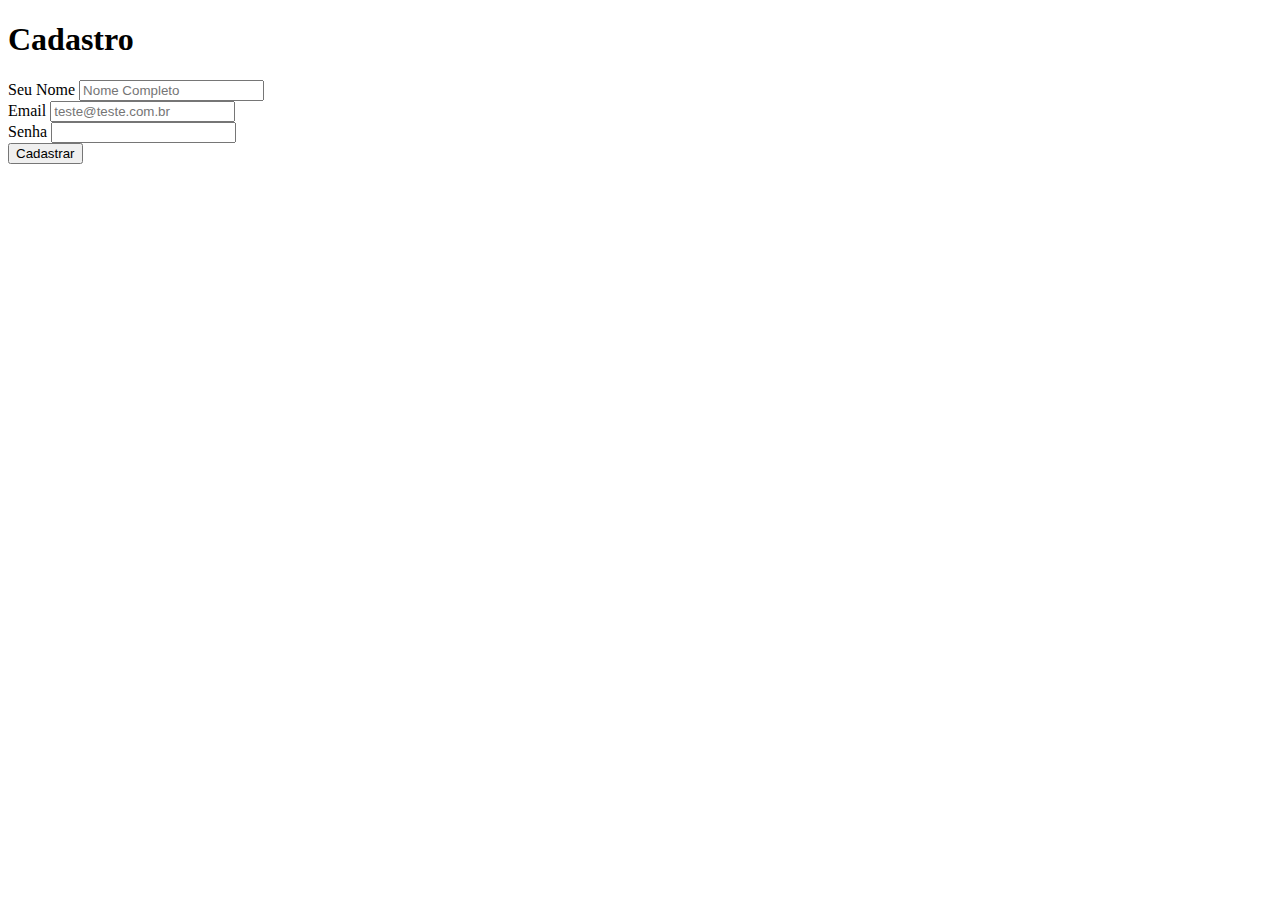
<file: Ebac/Formulario/index.html>
<!DOCTYPE html>
<html lang="en">

<head>
 <meta charset="UTF-8">
 <meta name="viewport" content="width=device-width, initial-scale=1.0">
 <title>Document</title>
</head>

<body>
 <h1>Cadastro</h1>

 <form>
  <Label for="nome">Seu Nome</Label>
  <input id="nome" type="text" placeholder="Nome Completo"><br>
  <label for="email">Email</label>
  <input id="email" type="email" placeholder="teste@teste.com.br"><br>
  <label for="senha">Senha</label>
  <input id="senha" type="password"><br>
  <button type="submit">Cadastrar</button>
 </form>
</body>

</html>
</file>
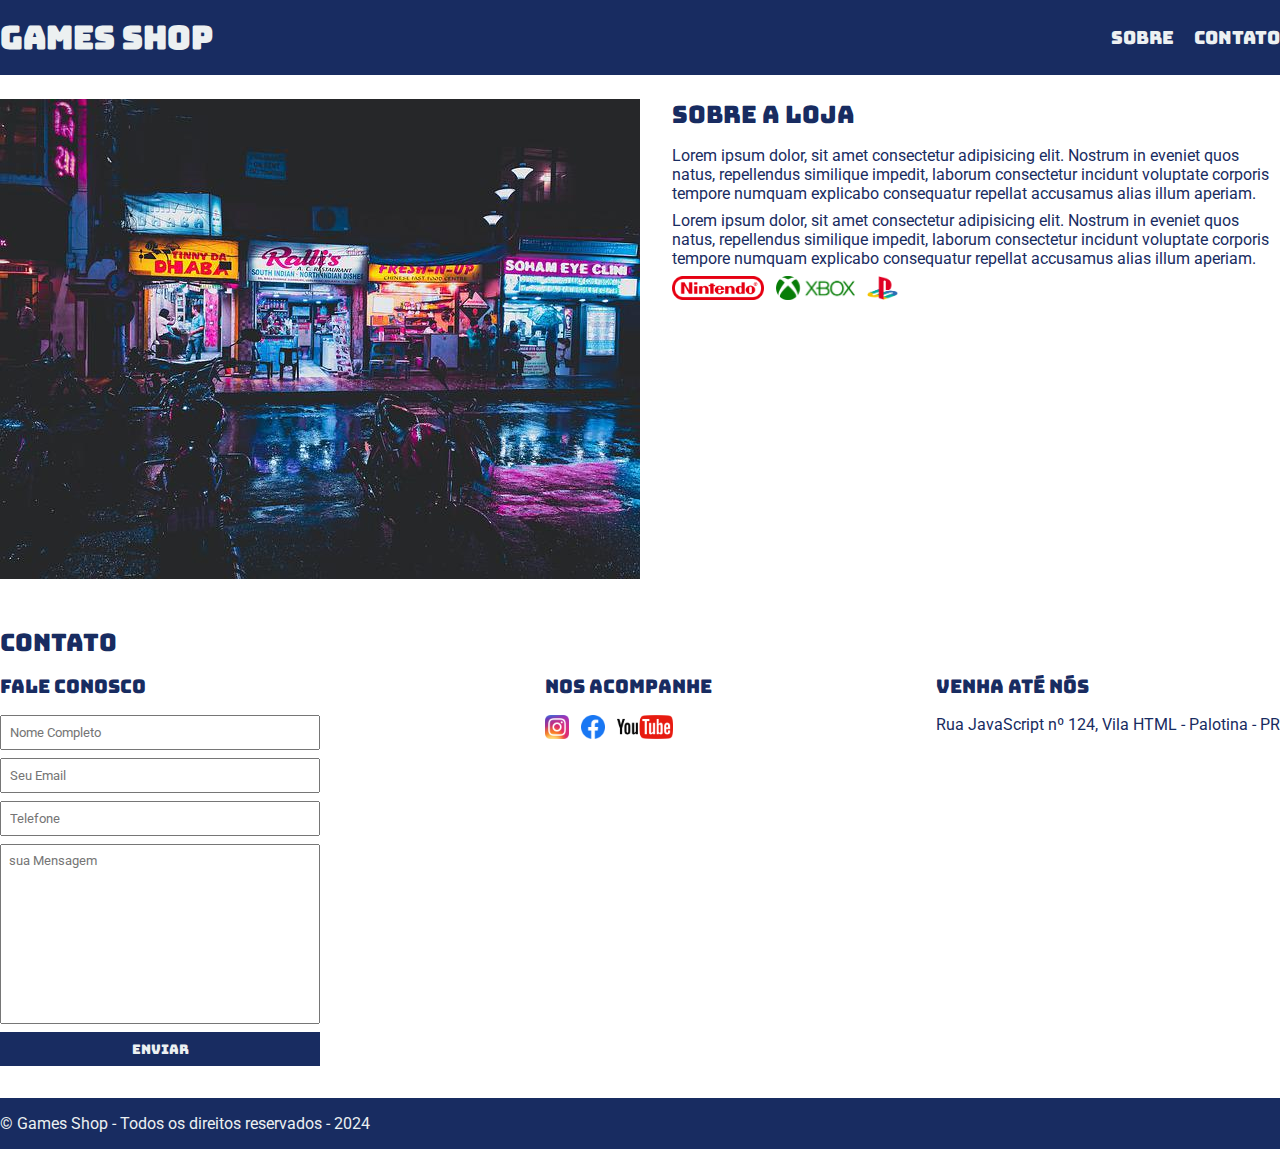
<file: Ebac/Game Shop/index.html>
<!DOCTYPE html>
<html lang="pt-br">

<head>
 <meta charset="UTF-8">
 <meta http-equiv="X-UA-Compatible" content="IE=edge">
 <meta name="viewport" content="width=device-width, initial-scale=1.0">
 <meta name="description" content="">
 <link rel="preconnect" href="https://fonts.googleapis.com">
 <link rel="preconnect" href="https://fonts.gstatic.com" crossorigin>
 <link href="https://fonts.googleapis.com/css2?family=Bungee&family=Roboto:wght@400;500&display=swap" rel="stylesheet">
 <link rel="stylesheet" href="./css/main.css">
 <title>Game Shop</title>
</head>

<body>
 <header>
  <div class="container">
   <h1>Games Shop</h1>
   <nav>
    <ul>
     <li><a href="#about">Sobre</a></li>
     <li><a href="#contact">Contato</a></li>
    </ul>
   </nav>
  </div>
 </header>
 <section id="about">
  <div class="container">
   <img class="store-front" src="./images/loja.jpg" alt="fachada loja">
   <div>
    <h2>Sobre a Loja</h2>
    <p>Lorem ipsum dolor, sit amet consectetur adipisicing elit. Nostrum in eveniet quos natus, repellendus similique impedit, laborum consectetur incidunt voluptate corporis tempore numquam explicabo consequatur repellat accusamus alias illum aperiam.</p>
    <p>Lorem ipsum dolor, sit amet consectetur adipisicing elit. Nostrum in eveniet quos natus, repellendus similique impedit, laborum consectetur incidunt voluptate corporis tempore numquam explicabo consequatur repellat accusamus alias illum aperiam.</p>
    <ul class="brands-list">
     <li><img src="./images/nintendo.png" alt="nintendo"></li>
     <li><img src="./images/xbox.png" alt="nintendo"></li>
     <li><img src="./images/playstation.png" alt="nintendo"></li>
    </ul>
   </div>
  </div>
 </section>
 <section id="contact">
  <div class="container">
   <h2>Contato</h2>
   <div class="contact-methods">
    <div>
     <h3>Fale Conosco</h3>
     <form action="">
      <input type="text" placeholder="Nome Completo" required>
      <input type="email" placeholder="Seu Email" required>
      <input type="tel" placeholder="Telefone">
      <textarea name="" id="" placeholder="sua Mensagem" required></textarea>
      <button type="submit">Enviar</button>
     </form>
    </div>
    <div>
     <h3>Nos Acompanhe</h3>
     <ul class="social-links">
      <li>
       <a href="#" title="Siga-nos no Instagram"><img src="./images/instagram.png" alt="Logo Instagram"></a>
      </li>
      <li>
       <a href="#" title="Siga-nos no Facebook"><img src="./images/facebook.png" alt="Logo facebook"></a>
      </li>
      <li>
       <a href="#" title="Visite nosso canal no Youtube"><img src="./images/youtube.png" alt="Logo youtube"></a>
      </li>
     </ul>
    </div>
    <div>
     <h3>Venha até nós</h3>
     <p>Rua JavaScript nº 124, Vila HTML - Palotina - PR</p>
    </div>
   </div>
  </div>
 </section>
 <footer>
  <div class="container">
   <p>&copy; Games Shop - Todos os direitos reservados - 2024</p>
  </div>
 </footer>
</body>

</html>
</file>
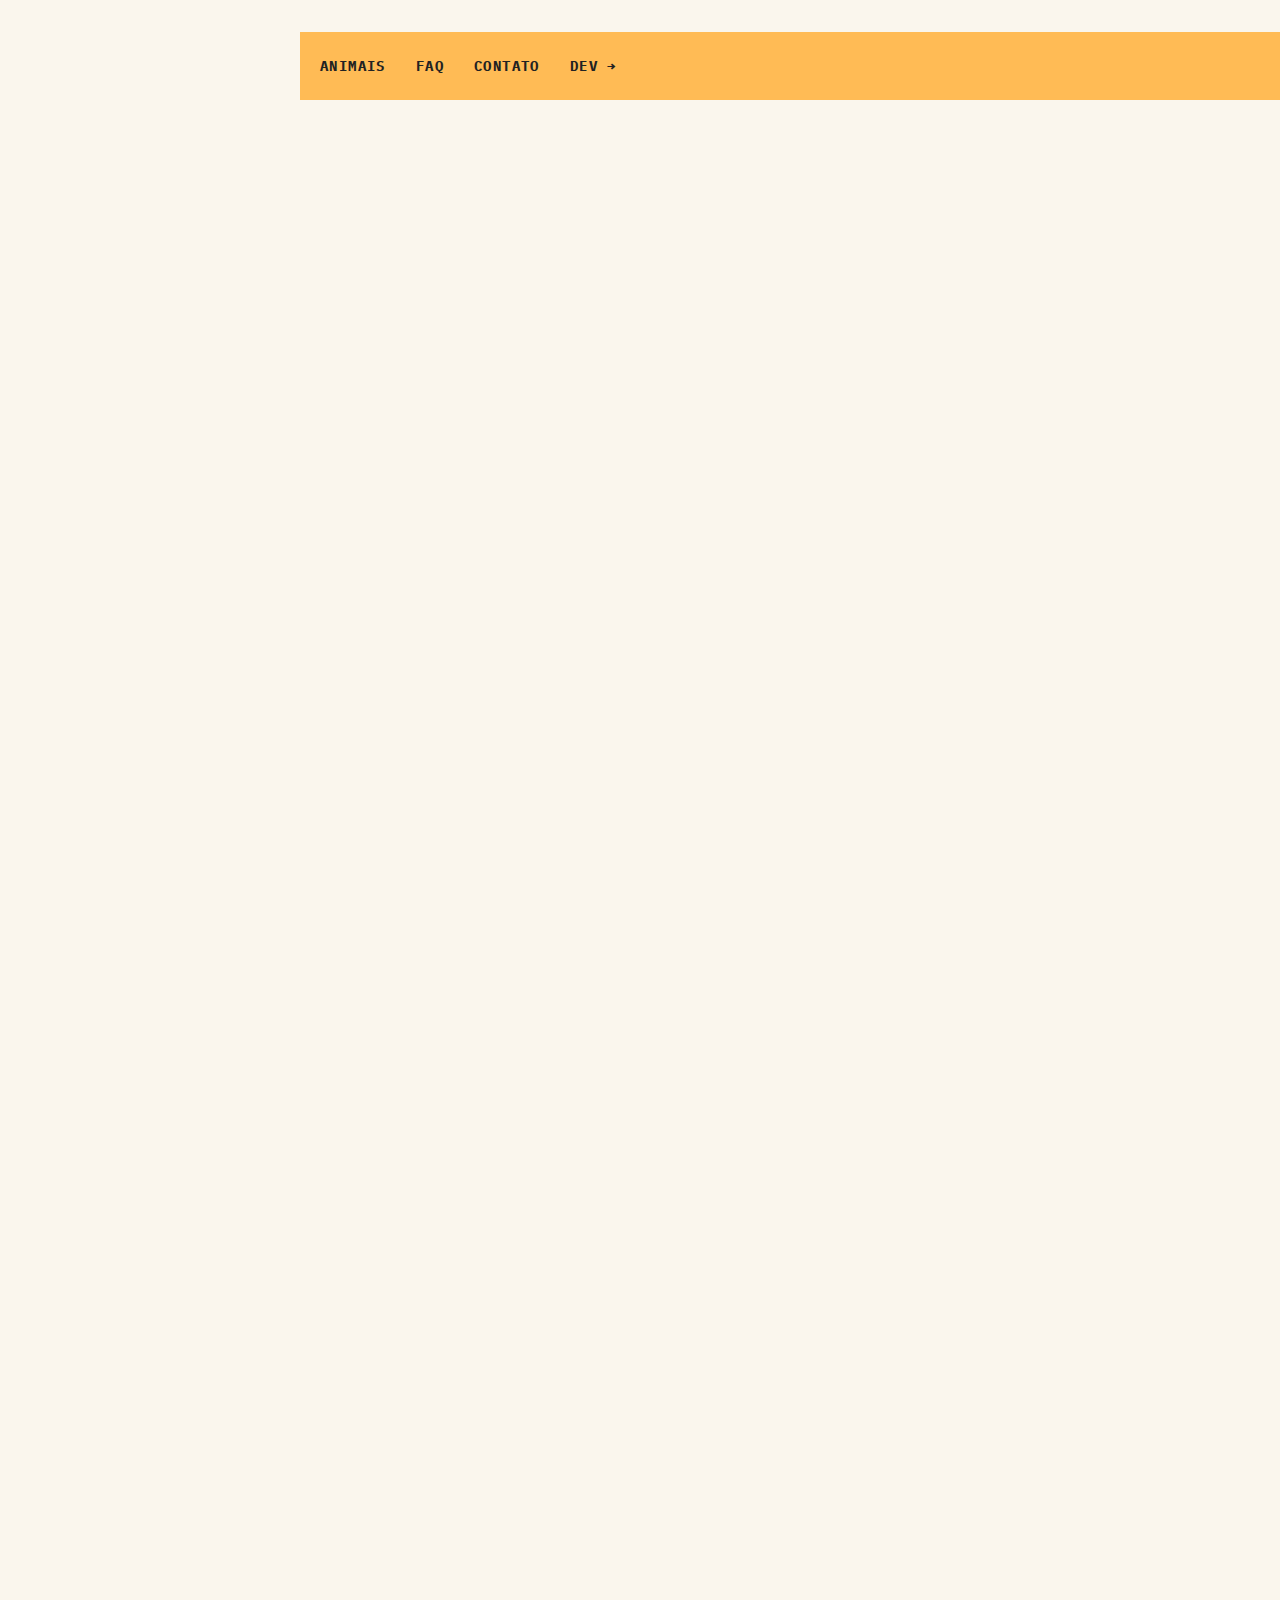
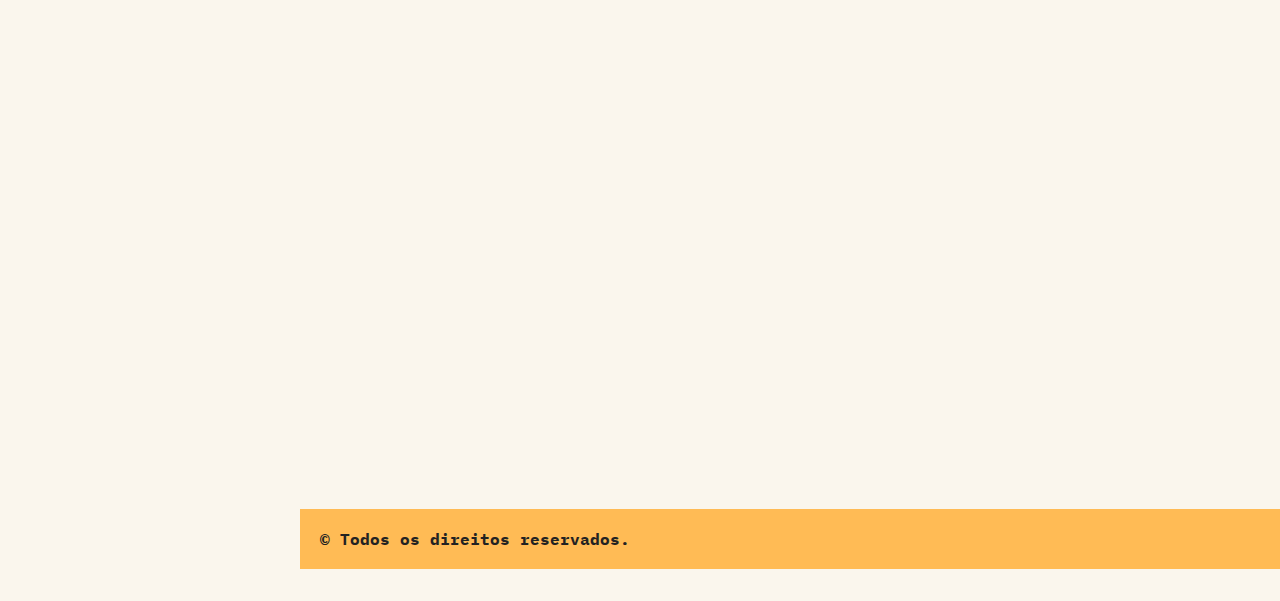
<file: Origamid/Animais Fantasticos/index.html>
<!DOCTYPE html>
<html lang="pt-br">

<head>
 <meta charset="utf-8" />
 <meta http-equiv="X-UA-Compatible" content="IE=edge">
 <meta name="viewport" content="width=device-width, initial-scale=1">
 <link href="https://fonts.googleapis.com/css?family=Playfair+Display+SC" rel="stylesheet">
 <link rel="stylesheet" type="text/css" href="css/style.css" />
 <link rel="preconnect" href="https://fonts.googleapis.com">
 <link rel="preconnect" href="https://fonts.gstatic.com" crossorigin>
 <link href="https://fonts.googleapis.com/css2?family=Bungee&family=IBM+Plex+Mono&family=Playfair+Display+SC&family=Roboto&display=swap" rel="stylesheet">
 <script>document.documentElement.className += ' js'</script>
 <title>Animais Fantásticos</title>
</head>

<body>
 <nav class="menu js-menu">
  <ul>
   <li><a href="#animais">Animais</a></li>
   <li><a href="#faq">Faq</a></li>
   <li><a href="#contato">Contato</a></li>
   <li><a href="https://www.MarcoRomagna.com">Dev →</a></li>
  </ul>
 </nav>
 <section class="grid-section animais js-scroll" id="animais">
  <h1 class="titulo">Animais Fantásticos</h1>
  <ul class="animais-lista js-tabmenu">
   <li><img src="./img/imagem1.jpg" alt="Raposa"></li>
   <li><img src="./img/imagem2.jpg" alt="Esquilo"></li>
   <li><img src="./img/imagem3.jpg" alt="Urso"></li>
   <li><img src="./img/imagem4.jpg" alt="Lobo"></li>
   <li><img src="./img/imagem5.jpg" alt="Macaco"></li>
   <li><img src="./img/imagem6.jpg" alt="Leao"></li>
  </ul>
  <div class="animais-descricao js-tabcontent">
   <section>
    <h2>Raposa</h2>
    <p>Raposa ou rabosa têm origem do Latim rapu- (rabo), que nela é bem desenvolvida e peluda, possível vê-la de longe. Já golpelha é derivado de vulpicŭla, diminutivo de vulpes, raposa em Latim.</p>
    <p>Raposas são pequenos a médios mamíferos onívoros pertencentes a vários gêneros da família Canidae. As raposas têm o crânio achatado, orelhas triangulares verticais, focinho pontiagudo e ligeiramente arrebitado e uma cauda longa e espessa.</p>
    <p>Doze espécies pertencem ao grupo monofilético de "raposas verdadeiras" do gênero Vulpes. Aproximadamente outras 25 espécies atuais ou extintas são parte do grupo parafilético das raposas sul-americanas ou do grupo periférico, que consiste na raposa-orelhas-de-morcego, raposa-cinzenta e raposa-das-ilhas.</p>
    <p>As raposas vivem em todos os continentes, exceto a Antártida. De longe, a espécie mais comum e difundida de raposa é a raposa vermelha (Vulpes vulpes) com cerca de 47 subespécies reconhecidas. A distribuição global das raposas, juntamente com sua ampla reputação de astúcia, contribuíram para sua proeminência na cultura popular e no folclore em muitas sociedades ao redor do mundo. A caça à raposa com matilhas de cães, há muito uma atividade estabelecida na Europa, especialmente nas Ilhas Britânicas, foi exportada por colonos europeus para várias partes do Novo Mundo.</p>
   </section>
   <section>
    <h2>Esquilo</h2>
    <p>"Esquilo" é uma palavra com origem no termo grego skioúros. "Caxinguelê" é oriundo do termo quimbundo kaxinjiang'elê, que significa "rato de palmeira". "Quatimirim" origina-se do termo tupi kwa'ti mi'rim, que significa "quati pequeno". "Acutipuru", "agutipuru" e "quatipuru" vêm do termo tupi acutipu'ru, que significa "cutia enfeitada"</p>
    <p>Os esquilos pertencem a uma grande família de mamíferos roedores, de pequeno e médio porte, conhecida como Sciuridae. No Brasil, são também conhecidos como serelepe, caxinguelê, caxinxe, quatimirim, quatipuru, agutipuru ou acutipuru. Na Galiza e em algumas zonas de Portugal, também são conhecido por esquio.</p>
    <p>Os esquilos estão espalhados por quase todo o mundo, a maioria nas zonas de climas temperado ou tropical, mas também em algumas zonas de clima frio. Como todos os roedores, possuem presas fortíssimas, com que roem facilmente sementes, principalmente bolotas</p>
    <p>As sementes são as principais fontes de alimentação, mas também consomem insetos e frutas. Quando coletam alimento, enterram algumas sementes que encontram, sendo que algumas chegam a germinar, como pinhões e coquinhos, acabando por plantar árvores como araucária e jerivá.</p>
    <p>Durante a gestação, os pais preparam o ninho para receber os filhotes. Constroem ninhos com folhas e galhos, em ramos muito altos, em árvores como a cajarana, para abrigarem as suas crias da chuva e do vento</p>
   </section>
   <section>
    <h2>Urso</h2>
    <p>Os Ursos (latim científico: Ursidae) constituem uma família de mamíferos carnívoros de grande porte, contendo os ursos e os pandas. Eles são classificados como caníformes ou carnivoros caninos. Os ursos são encontrados nos continentes da América do Norte, América do Sul, Europa e Ásia. As características comuns dos ursos modernos incluem corpos grandes com pernas atarracadas, focinhos longos, orelhas pequenas e arredondadas, cabelos desgrenhados, patas plantígradas com cinco garras não retráteis e caudas curtas.</p>
    <p>Embora classificado como urso, e logo após, como procionídeo, junto com o panda-vermelho (atualmente classificado em sua própria família, Ailuridae), o panda-gigante foi recolocado dentro da família dos ursídeos devido às novas pesquisas genéticas.</p>
    <p>As espécies mais antigas e primitivas desta família estão reunidas no gênero Ballusia, do Mioceno Inferior, que ainda retêm características similares aos Hemicyonidae. Do Ballusia descende o gênero Ursavus, fonte dos ursíneos, e talvez o Agriarctos, ancestral dos agrioteríneos.</p>
    <p>Enquanto o urso polar é principalmente carnívoro e o panda gigante se alimenta quase inteiramente de bambu, as seis espécies restantes são onívoras com dietas variadas. Os ursos são animais tipicamente solitários e, exceto quando estão a procura de um parceiro para acasalar ou mães acompanhando seus filhotes, passam a vida toda sozinhos. Eles podem ter comportamentos diurnos ou noturnos e têm um excelente olfato. Apesar de sua constituição pesada e marcha desajeitada, eles são corredores, alpinistas e nadadores hábeis. Os ursos usam abrigos como cavernas e troncos, ou constroem suas tocas; a maioria das espécies ocupam suas tocas durante o inverno por um longo período de hibernação, até 100 dias. A maioria dos ursos costumam preparar-se para hibernar durante o verão, comendo grandes quantidades de comida antes de entrar em uma toca para o período de sono profundo durante todo o inverno.</p>
    <p>Os ursos são caçados desde os tempos pré-históricos tanto por sua carne e pelo; quanto para serem usados para iscas de urso ou outras formas de entretenimento, como serem obrigados a dançar. Com sua poderosa presença física, eles desempenham um papel proeminente nas artes , na mitologia e em outros aspectos culturais de várias sociedades humanas. Nos tempos modernos, os ursos estão sob pressão devido à invasão de seus habitats e ao comércio ilegal de partes de ursos, incluindo o mercado asiático de ursos biliares. Com exceção do urso-pardo, que não corre risco de extinção, e do urso-polar que é classificado como pouco preocupante, a IUCN listou seis espécies de ursos como vulneráveis ou ameaçadas de extinção devido a caça ilegal. A caça furtiva e o comércio internacional dessas populações mais ameaçadas são proibidos, porém ainda ocorrem de forma ilegal.</p>
   </section>
   <section>
    <h2>Lobo</h2>
    <p>Lobo é um animal carnívoro da família dos canídeos e que pertence ao gênero Canis. São três espécies que recebem tal designação: o lobo-cinzento (Canis lupus), lobo-etíope (Canis simensis) e o lobo-dourado-africano (Canis anthus ou Canis (lupus) lupaster). O lobo-oriental (Canis (lupus) lycaon) e o lobo-vermelho (Canis (lupus) rufus), possuem classificações discutíveis se espécies em si, subespécies do lobo-cinzento, ou híbridos de lobo com coiote.</p>
    <p>Existem outros animais comumente referidos como "lobos" mas pertencem a outros gêneros ou outras classificações de mamíferos: lobo-da-terra (uma hiena), Mabeco (em alguns locais chamado lobo pintado), lobo-da-tasmânia (um marsupial), lobo-marinho (um pinípede), lobo-guará (um canídeo pouco aparentado). Também sem relação, outras espécies que, às vezes, são chamadas de "lobo" são: cão-selvagem-asiático (em certos locais chamado lobo-da-montanha), hiena-malhada (lobo-tigre), chacal-dourado (lobo-da-cana), coiote (lobo do mato) e o graxaim-do-mato (chamado variavelmente de lobinho, lobete ou só de lobo).</p>
    <p>Os lobos geralmente ostentam um porte maior em comparação às demais espécies de canídeos, além de possuírem ampla distribuição geográfica. Os lobos são invariavelmente espécies que ostentam certas habilidades sociais, tendo um espécime/casal de espécimes reprodutor(es) como líder(es), são geralmente predadores de alto nível trófico, com apenas o lobo-dourado ocupando invariavelmente a posição de mesopredador.</p>
    <p>As doenças mais comuns transmitidas por lobos incluem a brucelose, febre, carbúnculo, leptospirose, parvovirose, cinomose e obviamente a Raiva (conhecido por muitos nomes, como a doença do cachorro louco), e como todo mamífero, os lobos também não podem faltar pulgas e carrapatos. Os lobos são importantes hospedeiros da raiva na Rússia, Irã, Afeganistão, Iraque e Índia. Embora os lobos não sejam vetores das doenças, eles podem contraí-las de outras espécies. Os lobos tornam-se extremamente agressivos quando infectados, podendo morder várias pessoas em um único ataque. Antes de uma vacina ser desenvolvida, as mordidas eram quase sempre fatais. Atualmente, as mordidas de lobos raivosos podem ser tratadas, mas a gravidade dos ataques dos lobos raivosos às vezes podem resultar em morte. Uma mordida perto da cabeça da vítima faz a doença agir muito rapidamente para que o tratamento faça efeito. Ataques raivosos tendem a aumentar de número no inverno e na primavera. Com a redução da raiva na Europa e América do Norte, poucos ataques de lobos raivosos têm sido registrados, embora alguns ainda ocorram no Oriente Médio.Desde 2019 e 2020,os lobos também carregam o coronavírus canino, cuja infecção é mais prevalente nos meses de inverno.</p>
   </section>
   <section>
    <h2>Macaco</h2>
    <p>Macaco é um termo de origem africana (provavelmente do banto makako) utilizado como designação comum a todas as espécies de símios ou primatas antropoides. É aplicada restritivamente no Brasil aos cebídeos (ou macacos do Novo Mundo) em geral. No sentido estrito, "macaco" refere-se às espécies de primatas pertencentes ao género Macaca.</p>
    <p>A designação mico se origina, segundo o Dicionário Aurélio, do caraíba (karib) continental. É bastante usada no Brasil, onde costuma aplicar-se às espécies do gênero Cebus, no Sul, e às espécies de pequeno porte, ou saguis, no Norte.</p>
    <p>O termo sagui se origina do tupi antigo sagûi e também designa os macacos calitriquídeos de pequeno porte</p>
    <p>Ainda segundo Cunha, o termo símio, que também designa os macacos (tendo sido registrado no português dos séculos XVI e XVII), vem do latim simius, de simus, "que tem o nariz chato".</p>
    <p>Os macacos variam em tamanho desde o sagui-pigmeu, que pode ser tão pequeno quanto 117 mm ( 4+5 ⁄ 8 pol) com 172 mm ( 6+3 ⁄ 4 pol) de cauda e pouco mais de 100 g ( 3+1 ⁄ 2 oz) em peso, para o mandril macho, quase 1 m (3 pés 3 pol) de comprimento e pesando até 36 kg (79 lb).Alguns são arbóreos (vivendo em árvores), enquanto outros vivem na savana ; as dietas diferem entre as várias espécies, mas podem conter qualquer um dos seguintes alimentos: frutas, folhas, sementes, nozes, flores, ovos e pequenos animais (incluindo insetos e aranhas).</p>
    <p>Algumas características são compartilhadas entre os grupos; a maioria dos macacos do Novo Mundo tem caudas preênseis, enquanto os macacos do Velho Mundo têm caudas não preênseis ou nenhuma cauda visível. Os macacos do Velho Mundo têm visão tricromática de cores como a dos humanos, enquanto os macacos do Novo Mundo podem ser tricromáticos, dicromáticos ou - como nos macacos-coruja e grandes galagos - monocromáticos . Embora os macacos do Novo e do Velho Mundo, tenham olhos voltados para a frente, os rostos dos macacos do Velho e do Novo Mundo parecem muito diferentes, embora, novamente, cada grupo compartilhe algumas características, como os tipos de nariz, bochechas e nádegas.</p>
   </section>
   <section>
    <h2>Leão</h2>
    <p>Nas línguas românicas, o nome do leão deriva do latim leo;[4] cf. Grécia antiga λέων (leão). Na língua hebraica, a palavra lavi (לביא) também está relacionada a essa etimologia, bem como o rw do Egito Antigo. A designação científica, Panthera leo, talvez seja derivada do grego pan- ("todos") e ther ("besta"), mas talvez seja essa uma etimologia mais popular do que acadêmica.[8] Sob origem da Ásia Oriental, Panthera leo pode significar "o animal amarelado ", ou até "branco-amarelo".</p>
    <p>O leão foi descrito no século XVIII por Carolus Linnaeus, em seu Systema Naturae, como Felis leo. Nos séculos XVIII e XIX, a maioria dos naturalistas e pesquisadores seguiram a nomenclatura originalmente proposta. Em 1816, Lorenz Oken propôs a definição genérica Panthera (originalmente como subgênero de Felis), assim como a Leo e Tigris.Algumas autoridades consideraram o Panthera como inválido por razões técnicas de nomenclatura e preferiram usar o termo genérico Leo. Em 1956, a Comissão Internacional de Nomenclatura Zoológica rejeitou a obra de Oken, Lehrbuch der Naturgeschichte, para fins de nomenclatura zoológica. Na década de 1960 e 1970, a questão sobre a validade do gênero Panthera foi questionada junto a Comissão Internacional de Nomenclatura Zoológica, que em 1985 decidiu pela conservação do termo genérico Panthera.</p>
    <p>O leão [feminino: leoa] (nome científico: Panthera leo) é uma espécie de mamífero carnívoro do gênero Panthera e da família Felidae. A espécie é atualmente encontrada na África subsaariana e na Ásia, com uma única população remanescente em perigo, no Parque Nacional da Floresta de Gir, Gujarat, Índia. Foi extinto na África do Norte e no Sudoeste Asiático em tempos históricos, e até o Pleistoceno Superior, há cerca de 10 000 anos, era o mais difundido grande mamífero terrestre depois dos humanos, sendo encontrado na maior parte da África, em muito da Eurásia, da Europa Ocidental à Índia, e na América, do Yukon ao México. É um dos quatro grandes felinos, com alguns machos excedendo 250 quilogramas em peso, sendo o segundo maior felino recente depois do tigre.</p>
    <p>A pelagem é unicolor de coloração castanha, e os machos apresentam uma juba característica. Uma das características mais marcantes da espécie é a presença de um tufo de pelos pretos na cauda, que também possui uma espora. Habita preferencialmente as savanas e pastagens abertas, mas pode ser encontrado em regiões mais arbustivas. É um animal sociável que vive em grupos que consiste das leoas e suas crias, o macho dominante e alguns machos jovens que ainda não alcançaram a maturidade sexual. A dieta consiste principalmente de grandes ungulados e possuem hábitos noturnos e crepusculares, descansando e dormindo na maior parte do dia. Leões vivem por volta de 10-14 anos na natureza, enquanto em cativeiro eles podem viver por até 30 anos. Alguns animais desenvolveram o hábito de atacar e devorar humanos, ficando conhecidos como "devoradores de homens".</p>
    <p>A espécie está classificada como vulnerável pela União Internacional para a Conservação da Natureza e dos Recursos Naturais (IUCN), e sofreu um declínio populacional de 30-50% nas últimas duas décadas no território africano. Na Ásia, o leão está confinado a uma única área protegida e sua população é estável, mas está classificado como em perigo, já que a população não passa de 350 animais. Entre as ameaças, a perda de habitat e os conflitos com humanos são as principais razões de preocupação na sua conservação. Por centenas de anos, o leão tem sido usado como símbolo de bravura e nobreza em diversas civilizações e culturas da Europa, Ásia e África. Está amplamente representado em esculturas, pinturas, bandeiras nacionais, brasões, e em filmes e na literatura contemporâneos.</p>
   </section>
  </div>
 </section>
 <section class="grid-section faq js-scroll" id="faq">
  <h1 class="titulo">FAQ</h1>
  <dl class="faq-lista js-accordion">
   <dt>Animais podem transmitir doenças?</dt>
   <dd>Podem, o Lobo pode transmitir brucelose, febre, carbúnculo, leptospirose, parvovirose, cinomose e obviamente a Raiva.</dd>
   <dt>Quem descreveu o Leão?</dt>
   <dd>O leão foi descrito no século XVIII por Carolus Linnaeus, em seu Systema Naturae, como Felis leo.</dd>
   <dt>Todos Ursos são carnivoros?</dt>
   <dd>Embora o urso polar é principalmente carnívoro e o panda gigante se alimenta quase inteiramente de bambu, as seis espécies restantes são onívoras com dietas variadas</dd>
   <dt>Qual a origem da palavra Esquilo?</dt>
   <dd>"Esquilo" é uma palavra com origem no termo grego skioúros."Caxinguelê" é oriundo do termo quimbundo kaxinjiang'elê, que significa "rato de palmeira". "Quatimirim" origina-se do termo tupi kwa'ti mi'rim, que significa "quati pequeno". "Acutipuru", "agutipuru" e "quatipuru" vêm do termo tupi acutipu'ru, que significa "cutia enfeitada"</dd>
  </dl>
 </section>
 <section class="grid-section contato js-scroll" id="contato">
  <h1 class="titulo">Contato</h1>
  <div class="mapa"><img src="./img/mapa.png" alt="mapa"></div>
  <ul class="dados">
   <li>maromagna@gmail.com</li>
   <li>+55 (45) 99980-0148</li>
   <li>Rua Pioneiro, 480</li>
   <li>Palotina - PR</li>
  </ul>
 </section>
 <footer class="copy">
  <p>&copy Todos os direitos reservados.</p>
 </footer>
 <script src="script.js"></script>
</body>

</html>
</file>
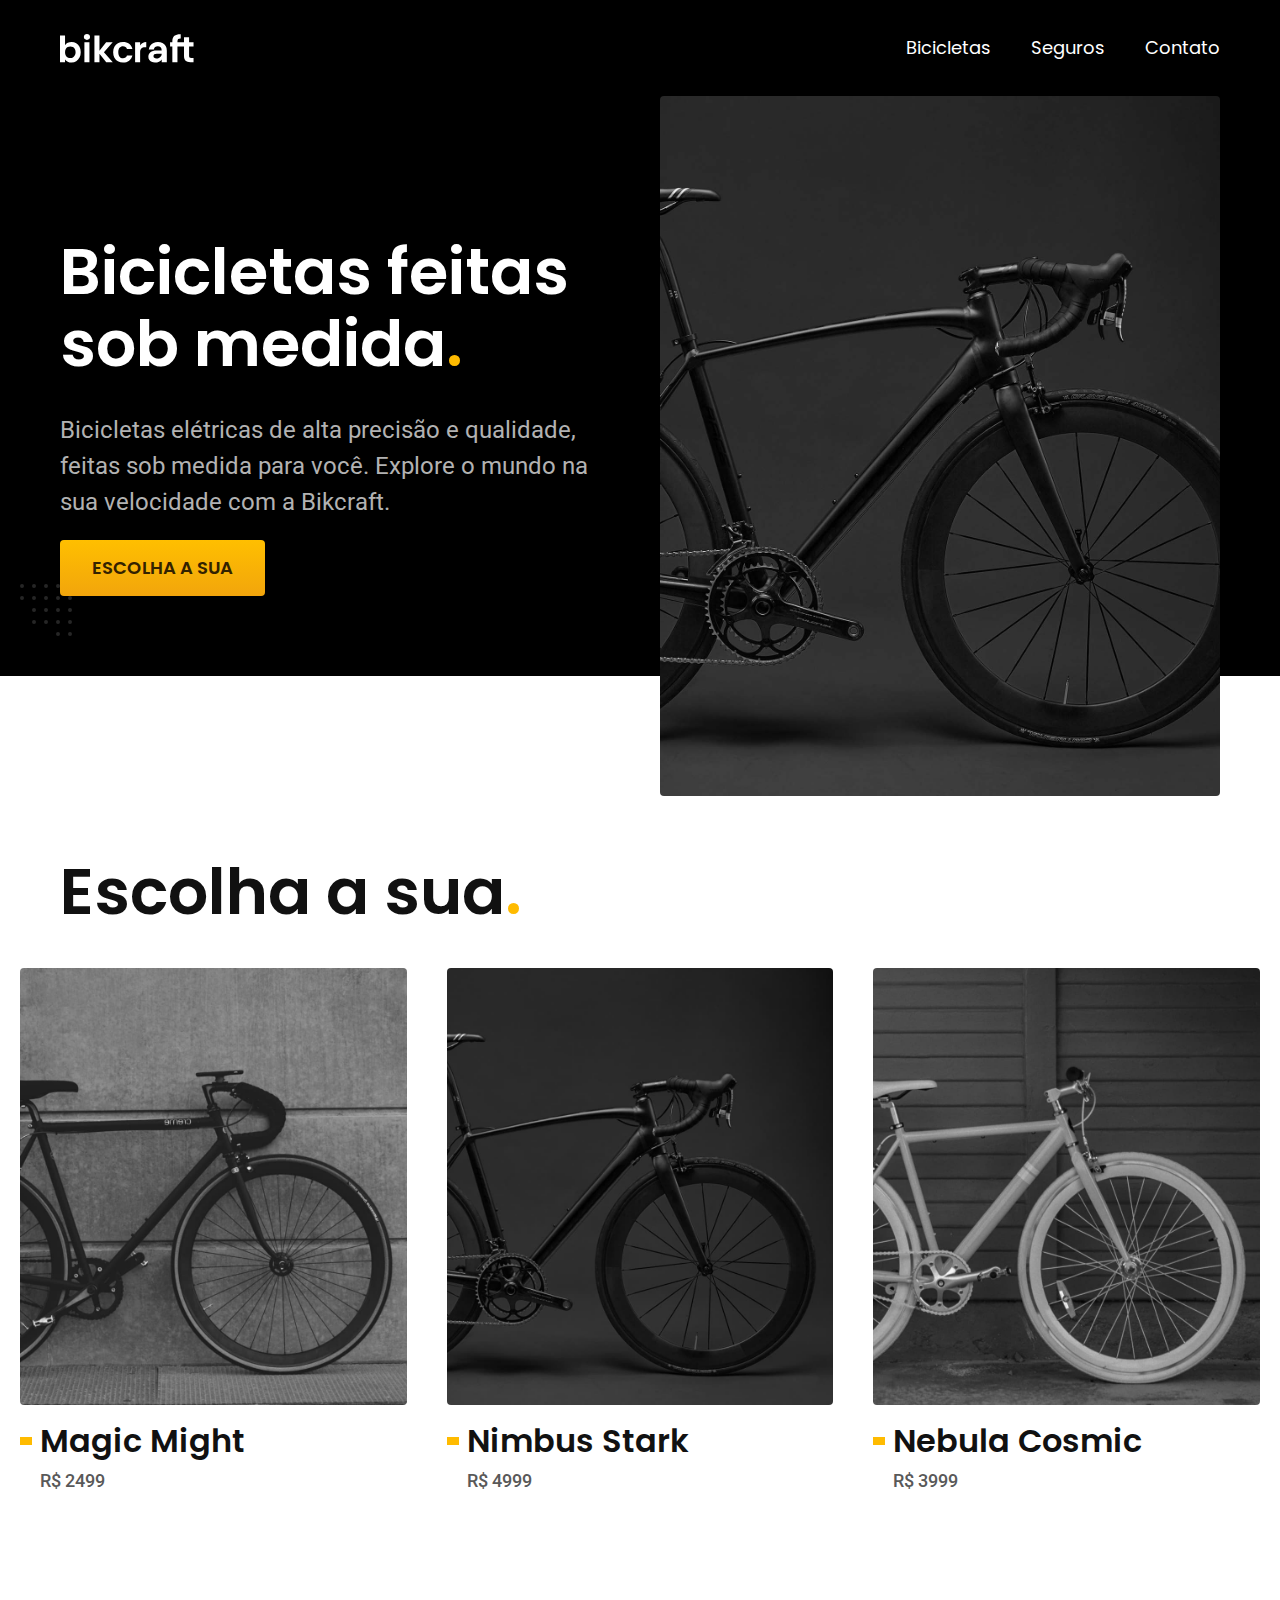
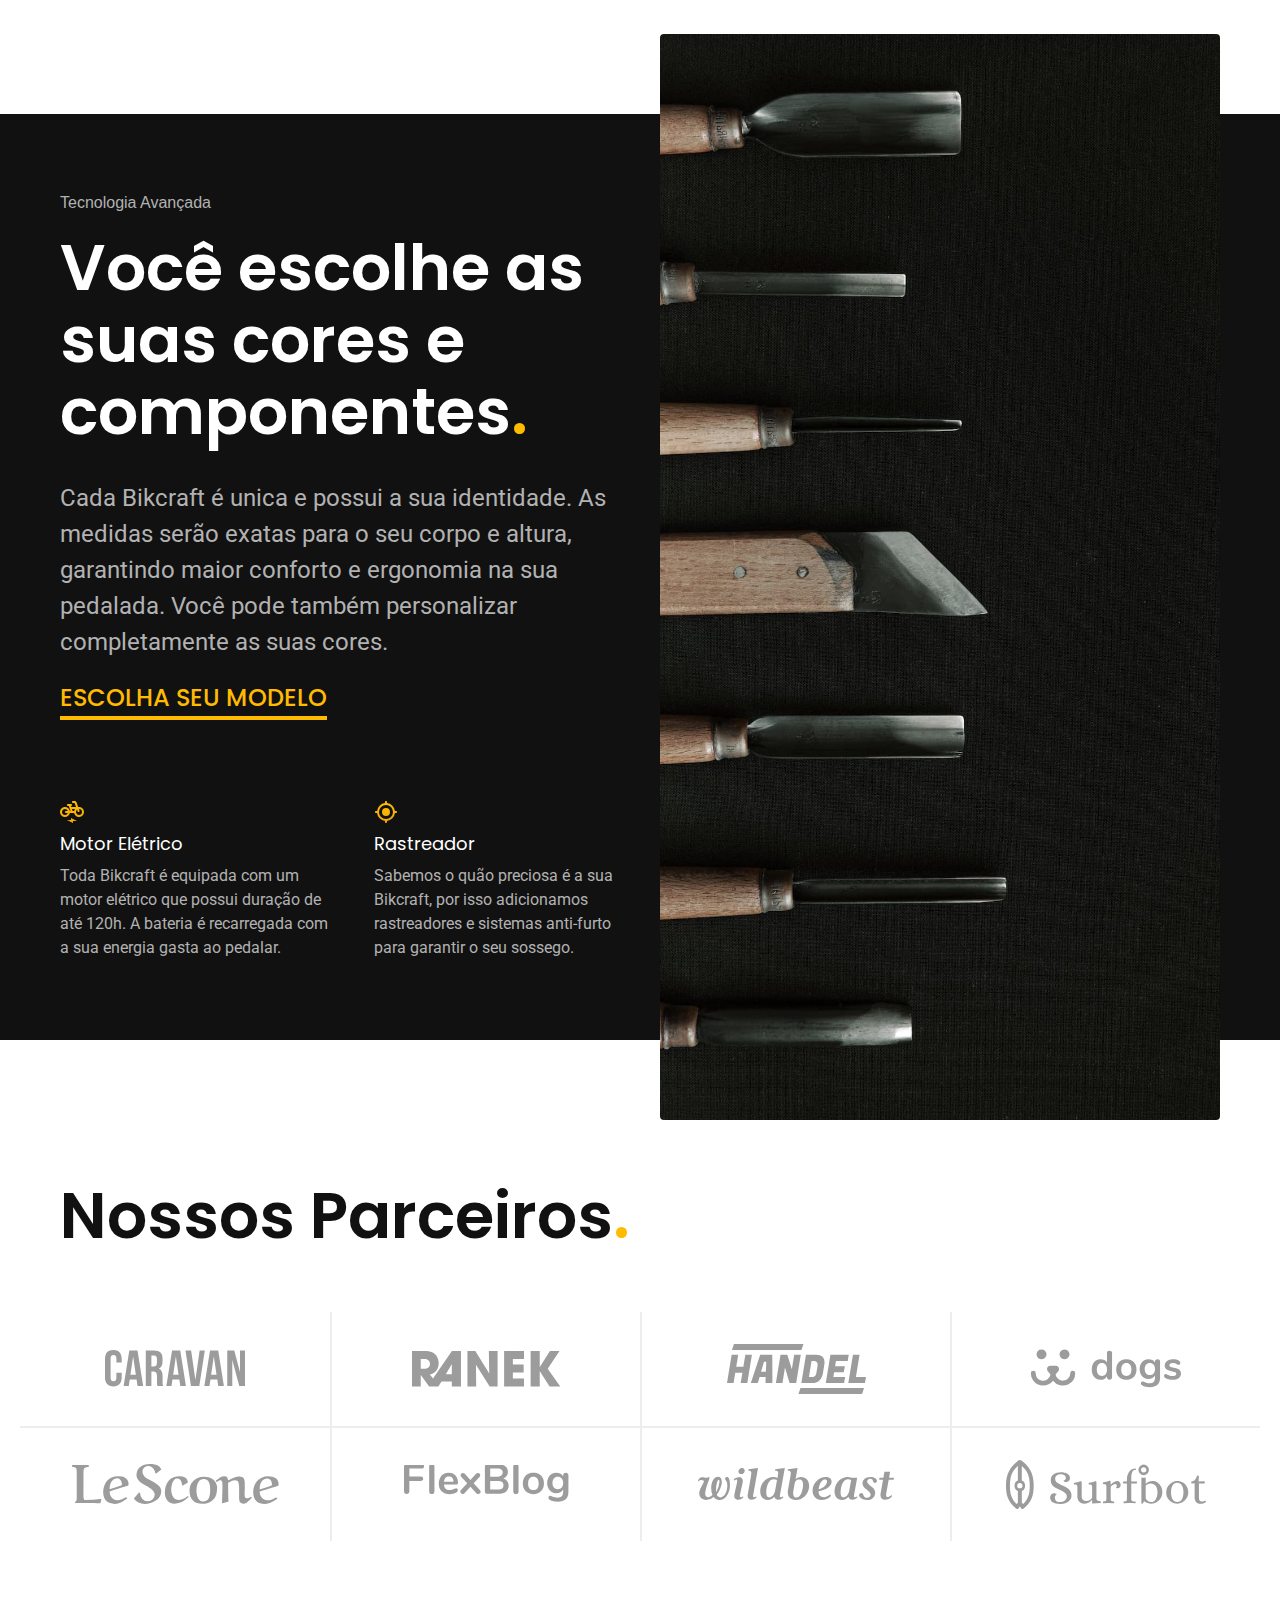
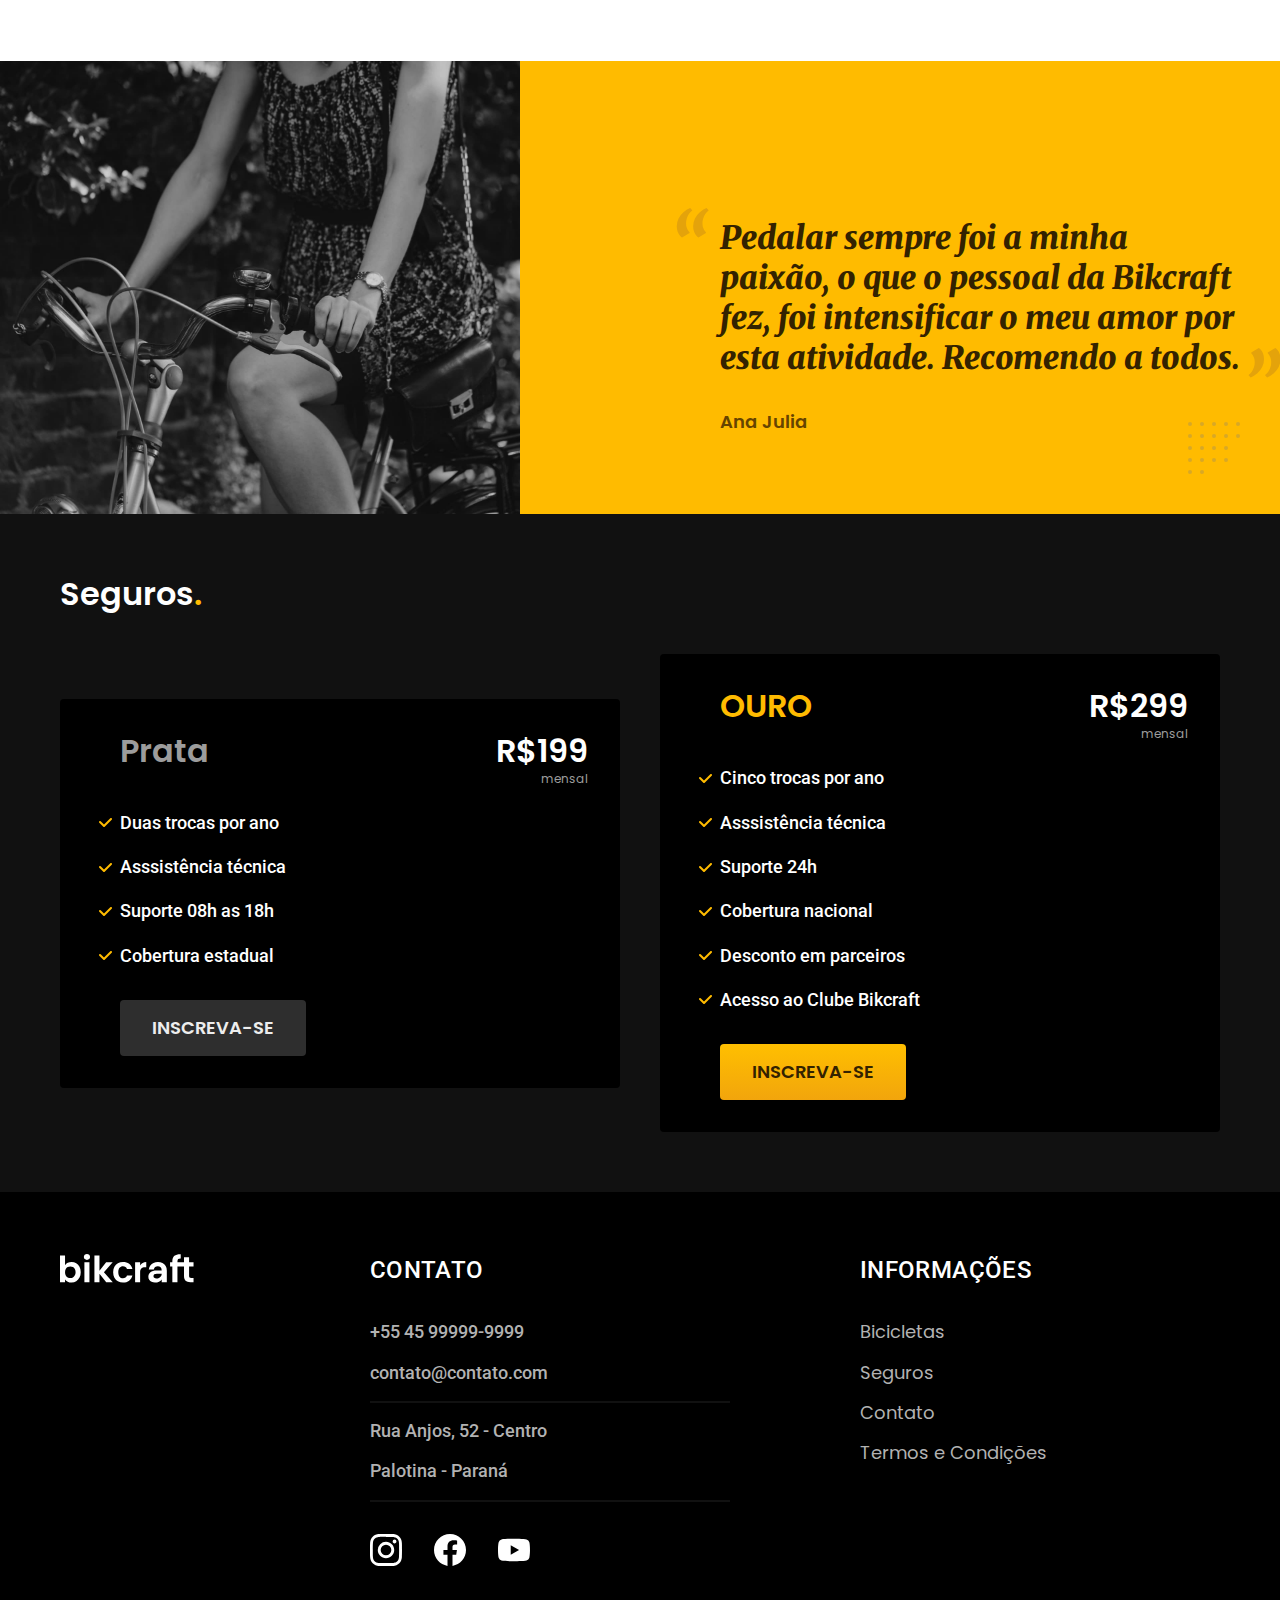
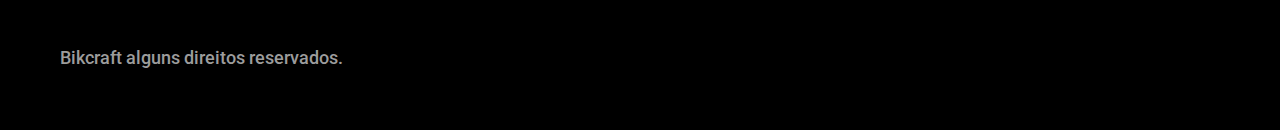
<file: Origamid/BikCraft/index.html>
<!DOCTYPE html>
<html lang="pt-BR">

<head>
 <meta charset="UTF-8">
 <meta name="viewport" content="width=device-width, initial-scale=1.0">
 <meta name="description" content="Bicletas elétricas de alta precisão e qualidade, feitas sob medid para você. Explor o mundo na sua velocidade com a Bikcraft.">
 <link rel="preload" href="./css/style.min.css" as="style">
 <link rel="stylesheet" href="./css/style.min.css">
 <link rel="preconnect" href="https://fonts.googleapis.com">
 <link rel="preconnect" href="https://fonts.gstatic.com" crossorigin>
 <link href="https://fonts.googleapis.com/css2?family=Poppins:wght@400;600&family=Roboto:wght@400;500&family=Merriweather:ital,wght@1,900&display=swap" rel="stylesheet">
 <title>Bikcraft - Bicicletas Elétricas</title>
 <script>document.documentElement.classList.add('js');</script>
 <link rel="icon" href="./favicon.svg" type="image/svg+xml">
</head>

<body>
 <header class="header-bg">
  <div class="header container">
   <a href="./"><img src="./img/bikcraft.svg" width="136" height="32" alt="Bikcraft"></a>
   <nav aria-label="primaria">
    <ul class="header-menu font-1-m cor-0">
     <li><a href="./bicicletas.html">Bicicletas</a></li>
     <li><a href="./seguros.html">Seguros</a></lS>
     <li><a href="./contato.html">Contato</a></li>
    </ul>
   </nav>
  </div>
 </header>
 <main class="introducao-bg">
  <div class="introducao container">
   <div class="introducao-conteudo">
    <h1 data-anime="200" class="font-1-xxl cor-0 fadeInDown">Bicicletas feitas sob medida<span class="cor-p1">.</span></h1>
    <p class="font-2-l cor-5 fadeInRight" data-anime="400">Bicicletas elétricas de alta precisão e qualidade, feitas sob medida para você. Explore o mundo na sua velocidade com a Bikcraft.</p>
    <a class="botao fadeInLeft" data-anime="600" href="./bicicletas.html">Escolha a sua</a>
   </div>
   <picture data-anime="400" class="fadeInUp">
    <source media="(max-width: 800px)" srcset="./img/bicicletas/nimbus.jpg">
    <img src="./img/fotos/introducao.jpg" width="1280" height="1600" alt="Bicicleta">
   </picture>
  </div>
 </main>
 <article class="bicicletas-lista ">
  <h2 class="container font-1-xxl">Escolha a sua<span class="cor-p1">.</span></h2>
  <ul>
   <li><a href="./bicicletas/magic.html"><img src="./img/bicicletas/magic-home.jpg" width="920" height="1040" alt="Bicicleta">
     <h3 class="font-1-xl">Magic Might</h3>
     <span class="font-2-m cor-8">R$ 2499</span>
    </a>
   </li>
   <li><a href="./bicicletas/nimbus.html"><img src="./img/bicicletas/nimbus-home.jpg" width="920" height="1040" alt="Bicicleta">
     <h3 class="font-1-xl">Nimbus Stark</h3>
     <span class="font-2-m cor-8">R$ 4999</span>
    </a>
   </li>
   <li><a href="./bicicletas/nebula.html"><img src="./img/bicicletas/nebula-home.jpg" width="920" height="1040" alt="Bicicleta">
     <h3 class="font-1-xl">Nebula Cosmic</h3>
     <span class="font-2-m cor-8">R$ 3999</span>
    </a>
   </li>
  </ul>
 </article>
 <article class="tecnologia-bg">
  <div class="tecnologia container">
   <div class="tecnologia-conteudo">
    <span class="font-2-lb cor-5">Tecnologia Avançada</span>
    <h2 class="font-1-xxl cor-0">Você escolhe as suas cores e componentes<span class="cor-p1">.</span></h2>
    <p class="font-2-l cor-5">Cada Bikcraft é unica e possui a sua identidade. As medidas serão exatas para o seu corpo e altura, garantindo maior conforto e ergonomia na sua pedalada. Você pode também personalizar completamente as suas cores.</p>
    <a class="link" href="./bicicletas.html">Escolha seu modelo</a>
    <div class="tecnologia-vantagens">
     <div>
      <img src="./img/icones/eletrica.svg" width="24" height="24" alt="">
      <h3 class="font-1-m cor-0">Motor Elétrico</h3>
      <p class="font-2-s cor-5">Toda Bikcraft é equipada com um motor elétrico que possui duração de até 120h. A bateria é recarregada com a sua energia gasta ao pedalar.</p>
     </div>
     <div>
      <img src="./img/icones/rastreador.svg" width="24" height="24" alt="">
      <h3 class="font-1-m cor-0">Rastreador</h3>
      <p class="font-2-s cor-5">Sabemos o quão preciosa é a sua Bikcraft, por isso adicionamos rastreadores e sistemas anti-furto para garantir o seu sossego.</p>
     </div>
    </div>
   </div>
   <div class="tecnologia-imagem"><img src="./img/fotos/tecnologia.jpg" width="1200" height="1920" alt=""></div>
  </div>
 </article>
 <section class="parceiros" aria-label="Nossos Parceiros">
  <h2 class="container font-1-xxl">Nossos Parceiros<span class="cor-p1">.</span></h2>
  <ul>
   <li><img src="./img/parceiros/caravan.svg" width="140" height="38" alt="caravan"></li>
   <li><img src="./img/parceiros/ranek.svg" width="149" height="36" alt="caravan"></li>
   <li><img src="./img/parceiros/handel.svg" width="139" height="50" alt="caravan"></li>
   <li><img src="./img/parceiros/dogs.svg" width="152" height="39" alt="caravan"></li>
   <li><img src="./img/parceiros/lescone.svg" width="208" height="41" alt="caravan"></li>
   <li><img src="./img/parceiros/flexblog.svg" width="165" height="38" alt="caravan"></li>
   <li><img src="./img/parceiros/wildbeast.svg" width="196" height="34" alt="caravan"></li>
   <li><img src="./img/parceiros/surfbot.svg" width="200" height="49" alt="caravan"></li>
  </ul>
 </section>
 <section class="depoimento" aria-label="Depoimento">
  <img src="./img/fotos/depoimento.jpg" width="1560" height="1360" alt="Pessoa pedalando sua Bikcraft">
  <div class="depoimento-conteudo">
   <blockquote class="font-1-xl cor-p5">
    <p>Pedalar sempre foi a minha paixão, o que o pessoal da Bikcraft fez, foi intensificar o meu amor por esta atividade. Recomendo a todos.</p>
   </blockquote>
   <span class="font-1-m-b cor-p4">Ana Julia</span>
  </div>
 </section>
 <article class="seguros-bg">
  <div class="seguros container">
   <h2 class="font-1-xl cor-0">Seguros<span class="cor-p1">.</span></h2>
   <div class="seguros-item">
    <h3 class="font-1-xl cor-6">Prata</h3>
    <span class="font-1-xl cor-0">R$199 <span class="font-1-xs cor-6">mensal</span></span>
    <ul class="font-2-m cor-0">
     <li>Duas trocas por ano</li>
     <li>Asssistência técnica</li>
     <li>Suporte 08h as 18h</li>
     <li>Cobertura estadual</li>
    </ul>
    <a class="botao secundario" href="./orcamento.?tipo=seguro$produto=prata">Inscreva-se</a>
   </div>
   <div class="seguros-item">
    <h3 class="font-1-xl cor-p1">OURO</h3>
    <span class="font-1-xl cor-0">R$299 <span class="font-1-xs cor-6">mensal</span></span>
    <ul class="font-2-m cor-0">
     <li>Cinco trocas por ano</li>
     <li>Asssistência técnica</li>
     <li>Suporte 24h</li>
     <li>Cobertura nacional</li>
     <li>Desconto em parceiros</li>
     <li>Acesso ao Clube Bikcraft</li>
    </ul>
    <a class="botao" href="./orcamento.?tipo=seguro$produto=ouro">Inscreva-se</a>
   </div>
  </div>
 </article>
 <footer class="footer-bg">
  <div class="footer container">
   <img src="./img/bikcraft.svg" width="136" height="32" alt="Bikcraft">
   <div class="footer-contato">
    <h3 class="font-2-l-b cor-0">Contato</h3>
    <ul class="cor-5 font-2-m">
     <li><a href="tel:+5545999999999">+55 45 99999-9999</a></li>
     <li><a href="mailto:contato@contato.com">contato@contato.com</a></li>
     <li>Rua Anjos, 52 - Centro</li>
     <li>Palotina - Paraná</li>
    </ul>
    <div class="footer-redes">
     <a href="./"><img src="./img/redes/instagram.svg" width="32" height="32" alt="instagram"></a>
     <a href="./"><img src="./img/redes/facebook.svg" width="32" height="32" alt="instagram"></a>
     <a href="./"><img src="./img/redes/youtube.svg" width="32" height="32" alt="instagram"></a>
    </div>
   </div>
   <div class="footer-informacoes">
    <h3 class="font-2-l-b cor-0">Informações</h3>
    <nav>
     <ul class="font-1-m cor-5">
      <li><a href="./bicicletas.html">Bicicletas</a></li>
      <li><a href="./seguros.html">Seguros</a></lS>
      <li><a href="./contato.html">Contato</a></li>
      <li><a href="./termos.html">Termos e Condições</a></li>
     </ul>
    </nav>
   </div>
   <p class="font-2-m cor-6 footer-copy">Bikcraft alguns direitos reservados.</p>
  </div>
 </footer>
 <script src="./JavaScript/plugins/simple-anime.js"></script>
 <script src="./JavaScript/main.js"></script>
</body>

</html>
</file>
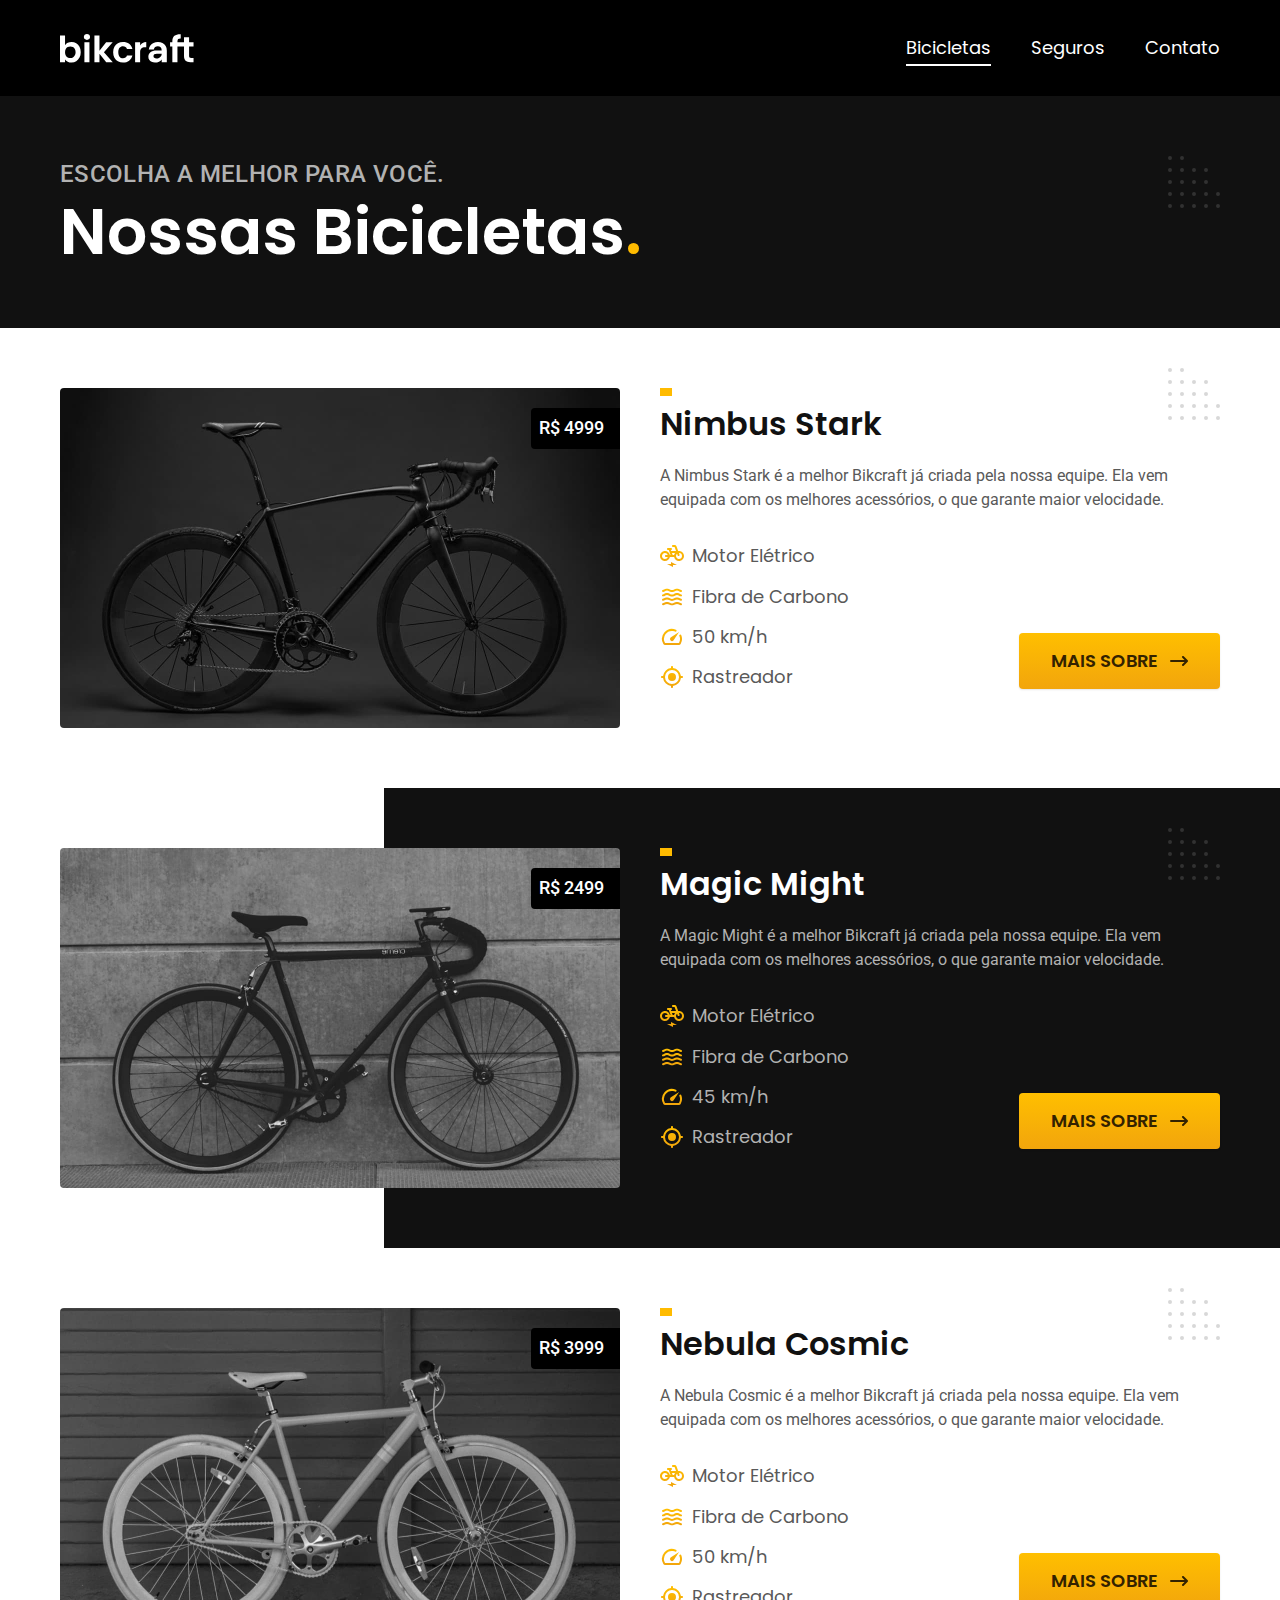
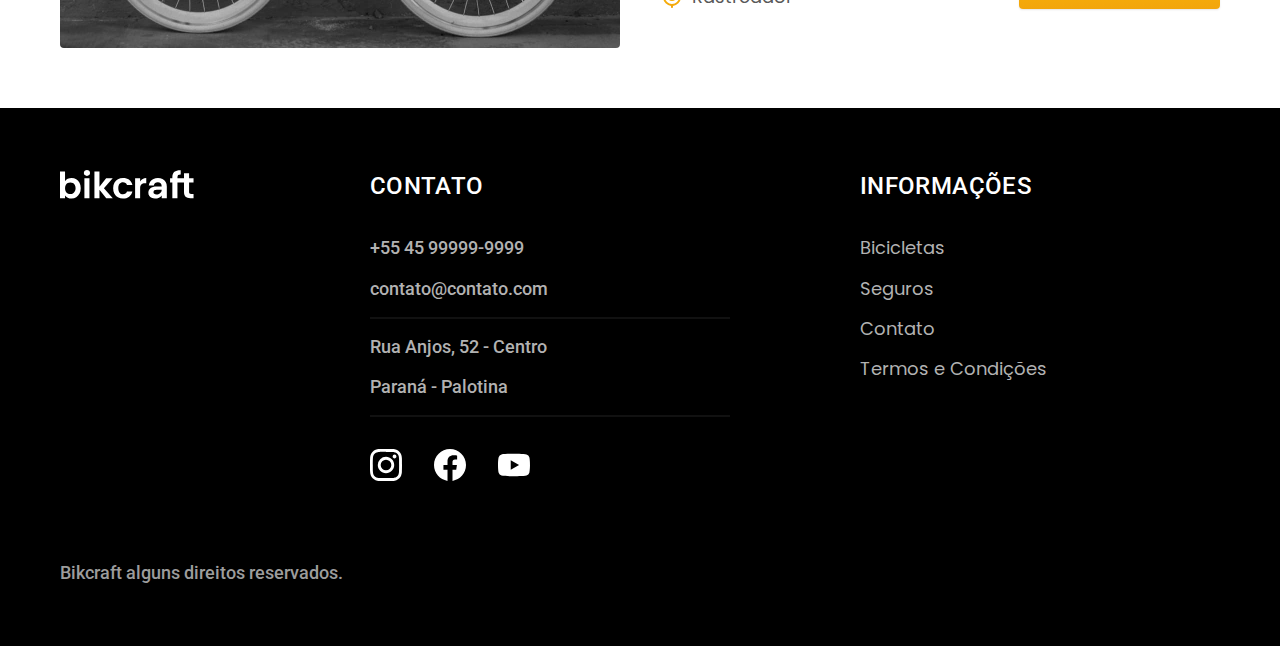
<file: Origamid/BikCraft/bicicletas.html>
<!DOCTYPE html>
<html lang="pt-BR">

<head>
 <meta charset="UTF-8">
 <meta name="viewport" content="width=device-width, initial-scale=1.0">
 <meta name="description" content="Sua Bicicleta Bikcraft, ja em sua mão.">
 <link rel="preload" href="./css/style.min.css" as="style">
 <link rel="stylesheet" href="./css/style.min.css">
 <link rel="preconnect" href="https://fonts.googleapis.com">
 <link rel="preconnect" href="https://fonts.gstatic.com" crossorigin>
 <link href="https://fonts.googleapis.com/css2?family=Poppins:wght@400;600&family=Roboto:wght@400;500&family=Merriweather:ital,wght@1,900&display=swap" rel="stylesheet">
 <title>Bicicletas | Bikcraft </title>
 <script>document.documentElement.classList.add('js');</script>
 <link rel="icon" href="./favicon.svg" type="image/svg+xml">
</head>


<body id="bicicletas">
 <header class="header-bg">
  <div class="header container">
   <a href="./"><img src="./img/bikcraft.svg" width="136" height="32" alt="Bikcraft"></a>
   <nav aria-label="primaria">
    <ul class="header-menu font-1-m cor-0">
     <li><a href="./bicicletas.html">Bicicletas</a></li>
     <li><a href="./seguros.html">Seguros</a></lS>
     <li><a href="./contato.html">Contato</a></li>
    </ul>
   </nav>
  </div>
 </header>
 <main>
  <div class="titulo-bg">
   <div class="titulo container">
    <p class="font-2-l-b cor-5">Escolha a melhor para você.</p>
    <h1 class="font-1-xxl cor-0">Nossas Bicicletas<span class="cor-p1">.</span></h1>
   </div>
  </div>
  <div class="bicicletas container">
   <div class="bicicletas-imagem">
    <img src="./img/bicicletas/nimbus.jpg" alt="Bicicleta preta">
    <span class="font-2-m cor-0">R$ 4999</span>
   </div>
   <div class="bicicletas-conteudo">
    <h2 class="font-1-xl">Nimbus Stark</h2>
    <p class="font-2-s cor-8">A Nimbus Stark é a melhor Bikcraft já criada pela nossa equipe. Ela vem equipada com os melhores acessórios, o que garante maior velocidade.</p>
    <ul class="font-1-m cor-8">
     <li><img src="./img/icones/eletrica.svg" alt="">Motor Elétrico</li>
     <li><img src="./img/icones/carbono.svg" alt="">Fibra de Carbono</li>
     <li><img src="./img/icones/velocidade.svg" alt="">50 km/h</li>
     <li><img src="./img/icones/rastreador.svg" alt="">Rastreador</li>
    </ul>
    <a class="botao seta" href="./bicicletas/nimbus.html">Mais Sobre</a>
   </div>
  </div>
  <div class="bicicletas-bg">
   <div class="bicicletas container">
    <div class="bicicletas-imagem">
     <img src="./img/bicicletas/magic.jpg" alt="Bicicleta preta">
     <span class="font-2-m cor-0">R$ 2499</span>
    </div>
    <div class="bicicletas-conteudo">
     <h2 class="font-1-xl cor-0">Magic Might</h2>
     <p class="font-2-s cor-5">A Magic Might é a melhor Bikcraft já criada pela nossa equipe. Ela vem equipada com os melhores acessórios, o que garante maior velocidade.</p>
     <ul class="font-1-m cor-5">
      <li><img src="./img/icones/eletrica.svg" alt=""> Motor Elétrico</li>
      <li><img src="./img/icones/carbono.svg" alt="">Fibra de Carbono</li>
      <li><img src="./img/icones/velocidade.svg" alt="">45 km/h</li>
      <li><img src="./img/icones/rastreador.svg" alt="">Rastreador</li>
     </ul>
     <a class="botao seta" href="./bicicletas/magic.html">Mais Sobre</a>
    </div>
   </div>
  </div>
  <div class="bicicletas container">
   <div class="bicicletas-imagem">
    <img src="./img/bicicletas/nebula.jpg" alt="Bicicleta preta">
    <span class="font-2-m cor-0">R$ 3999</span>
   </div>
   <div class="bicicletas-conteudo">
    <h2 class="font-1-xl">Nebula Cosmic</h2>
    <p class="font-2-s cor-8">A Nebula Cosmic é a melhor Bikcraft já criada pela nossa equipe. Ela vem equipada com os melhores acessórios, o que garante maior velocidade.</p>
    <ul class="font-1-m cor-8">
     <li><img src="./img/icones/eletrica.svg" alt="">Motor Elétrico</li>
     <li><img src="./img/icones/carbono.svg" alt="">Fibra de Carbono</li>
     <li><img src="./img/icones/velocidade.svg" alt="">50 km/h</li>
     <li><img src="./img/icones/rastreador.svg" alt="">Rastreador</li>
    </ul>
    <a class="botao seta" href="./bicicletas/nebula.html">Mais Sobre</a>
   </div>
  </div>
 </main>
 <footer class="footer-bg">
  <div class="footer container">
   <img src="./img/bikcraft.svg" alt="Bikcraft">
   <div class="footer-contato">
    <h3 class="font-2-l-b cor-0">Contato</h3>
    <ul class="cor-5 font-2-m">
     <li><a href="tel:+5545999999999">+55 45 99999-9999</a></li>
     <li><a href="mailto:contato@contato.com">contato@contato.com</a></li>
     <li>Rua Anjos, 52 - Centro</li>
     <li>Paraná - Palotina</li>
    </ul>
    <div class="footer-redes">
     <a href="./"><img src="./img/redes/instagram.svg" alt="instagram"></a>
     <a href="./"><img src="./img/redes/facebook.svg" alt="instagram"></a>
     <a href="./"><img src="./img/redes/youtube.svg" alt="instagram"></a>
    </div>
   </div>
   <div class="footer-informacoes">
    <h3 class="font-2-l-b cor-0">Informações</h3>
    <nav>
     <ul class="font-1-m cor-5">
      <li><a href="./bicicletas.html">Bicicletas</a></li>
      <li><a href="./seguros.html">Seguros</a></lS>
      <li><a href="./contato.html">Contato</a></li>
      <li><a href="./termos.html">Termos e Condições</a></li>
     </ul>
    </nav>
   </div>
   <p class="font-2-m cor-6 footer-copy">Bikcraft alguns direitos reservados.</p>
  </div>
 </footer>
 <script src="./JavaScript/main.js"></script>
</body>

</html>
</file>
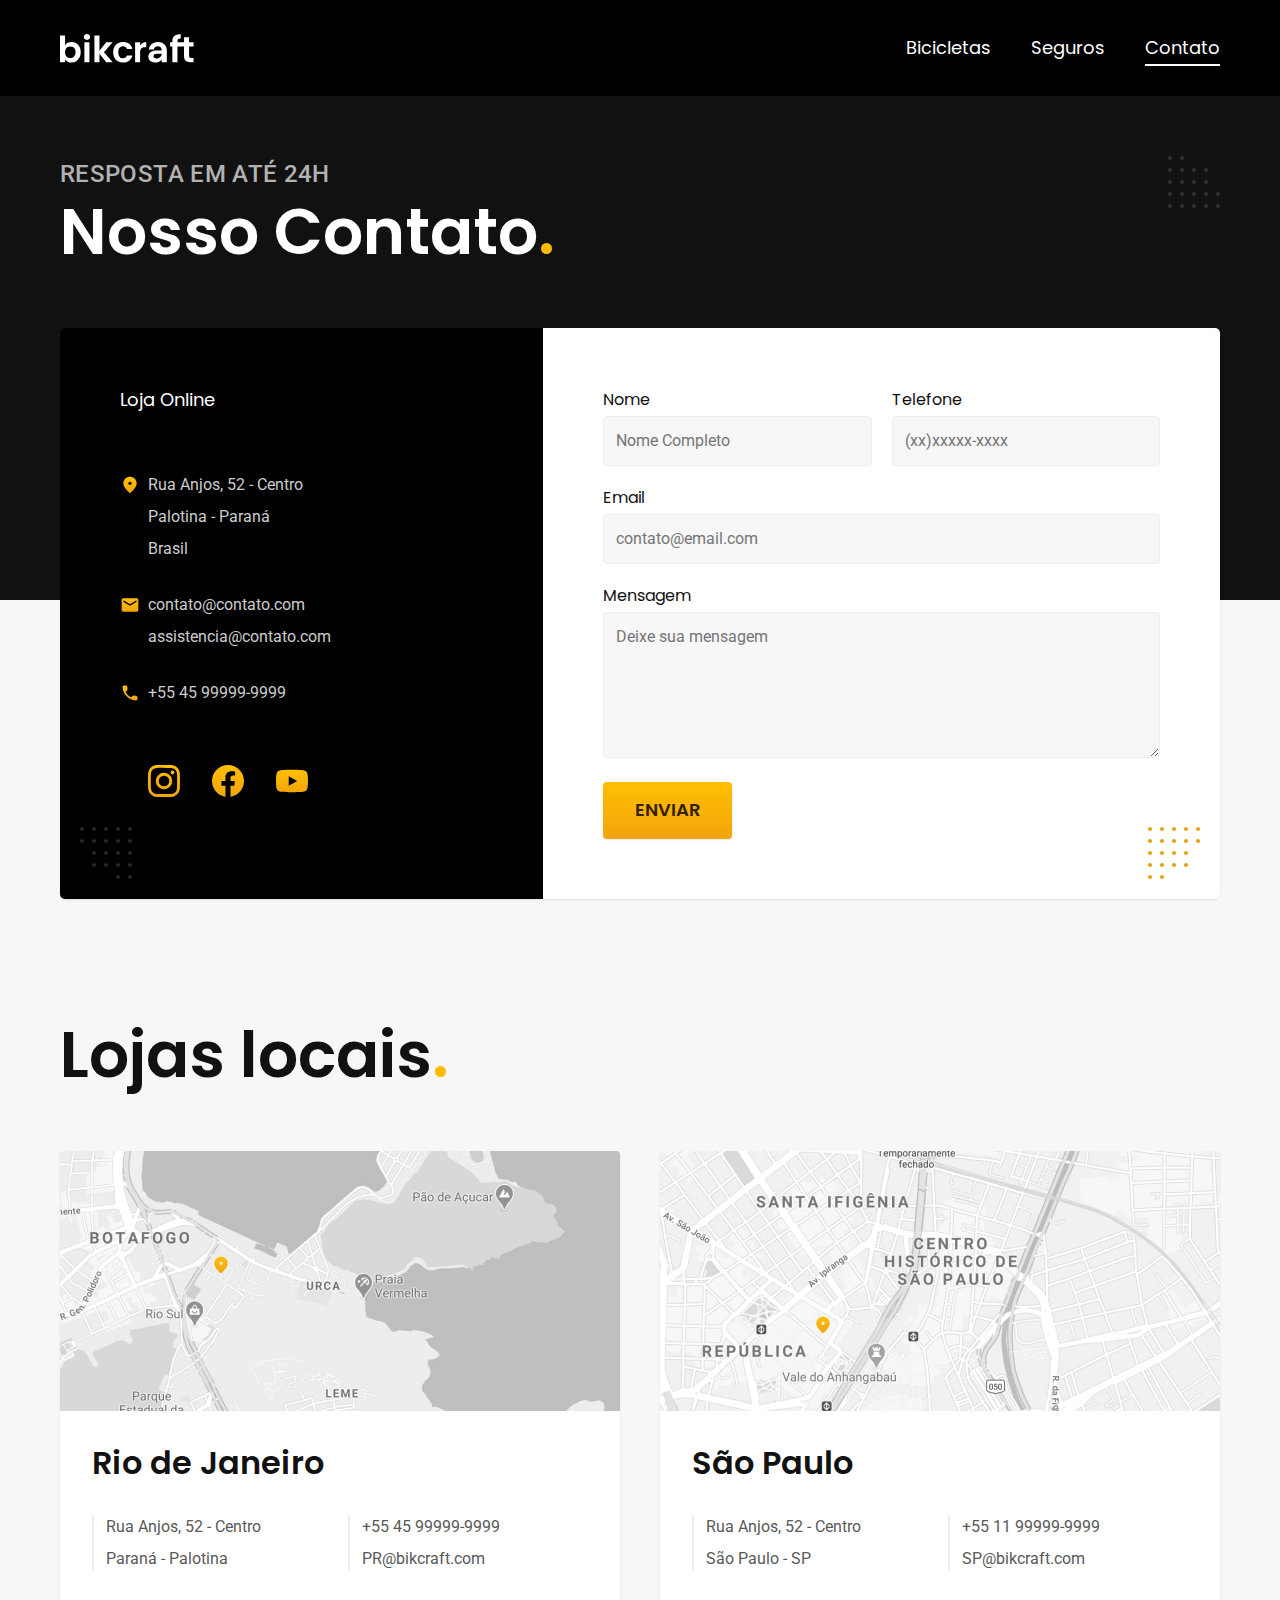
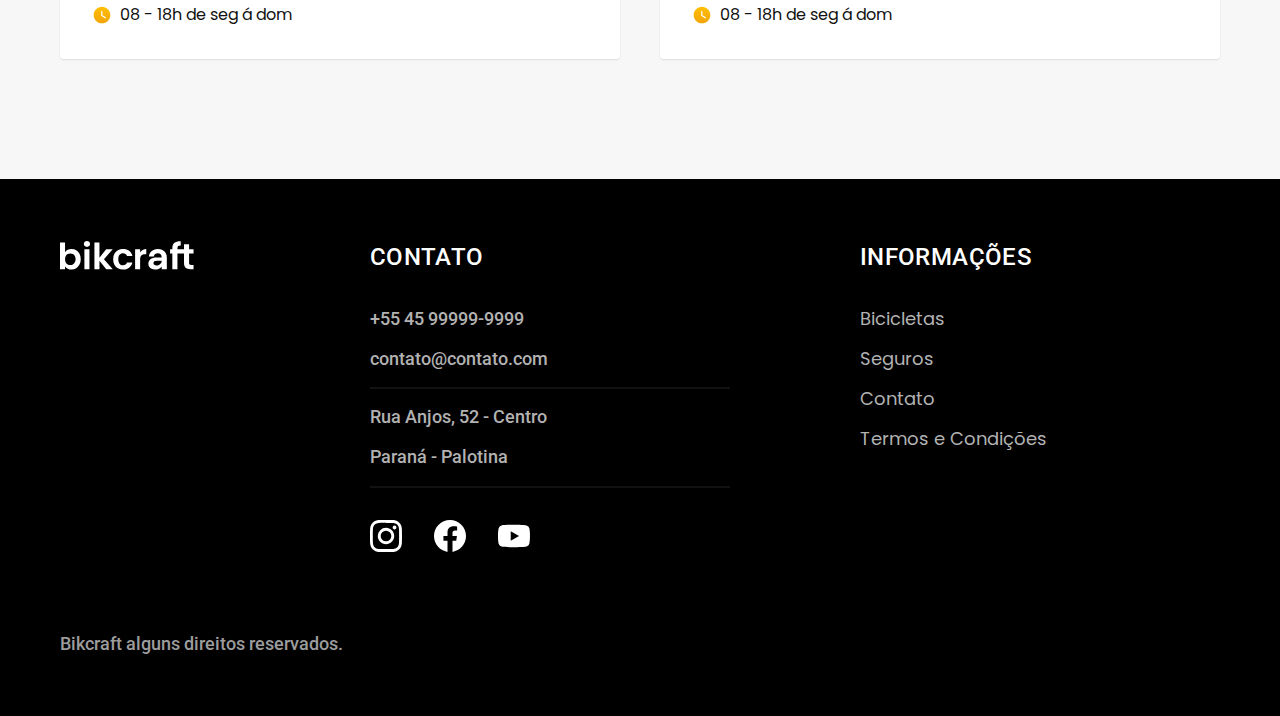
<file: Origamid/BikCraft/contato.html>
<!DOCTYPE html>
<html lang="pt-BR">

<head>
 <meta charset="UTF-8">
 <meta name="viewport" content="width=device-width, initial-scale=1.0">
 <meta name="description" content="Contato com nosa empresa Bikcraft">
 <link rel="preload" href="./css/style.min.css" as="style">
 <link rel="stylesheet" href="./css/style.min.css">
 <link rel="preconnect" href="https://fonts.googleapis.com">
 <link rel="preconnect" href="https://fonts.gstatic.com" crossorigin>
 <link href="https://fonts.googleapis.com/css2?family=Poppins:wght@400;600&family=Roboto:wght@400;500&family=Merriweather:ital,wght@1,900&display=swap" rel="stylesheet">
 <title>Contato | Bikcraft </title>
 <script>document.documentElement.classList.add('js');</script>
 <link rel="icon" href="./favicon.svg" type="image/svg+xml">
</head>


<body id="contato">
 <header class="header-bg">
  <div class="header container">
   <a href="./"><img src="./img/bikcraft.svg" width="136" height="32" alt="Bikcraft"></a>
   <nav aria-label="primaria">
    <ul class="header-menu font-1-m cor-0">
     <li><a href="./bicicletas.html">Bicicletas</a></li>
     <li><a href="./seguros.html">Seguros</a></lS>
     <li><a href="./contato.html">Contato</a></li>
    </ul>
   </nav>
  </div>
 </header>
 <main>
  <div class="titulo-bg">
   <div class="titulo container">
    <p class="font-2-l-b cor-5">Resposta em até 24h</p>
    <h1 class="font-1-xxl cor-0">Nosso Contato<span class="cor-p1">.</span></h1>
   </div>
  </div>
  <div class="contato container">
   <section class="contato-dados" aria-label="Endereço">
    <h2 class="font-1-m cor-0">Loja Online</h2>
    <div class="contato-endereco font-2-s cor-4">
     <p>Rua Anjos, 52 - Centro</p>
     <p>Palotina - Paraná</p>
     <p>Brasil</p>
    </div>
    <address class="contato-meios font-2-s cor-4">
     <a href="mailto:contato@contato.com">contato@contato.com</a>
     <a href="mailto:assistencia@contato.com">assistencia@contato.com</a>
     <a href="tel:+5545999999999">+55 45 99999-9999</a>
    </address>
    <div class="contato-redes">
     <a href="./"><img src="./img/redes/instagram-p.svg" alt="instagram"></a>
     <a href="./"><img src="./img/redes/facebook-p.svg" alt="instagram"></a>
     <a href="./"><img src="./img/redes/youtube-p.svg" alt="instagram"></a>
    </div>
   </section>
   <section class="contato-formulario" aria-label="Formulario">
    <form class="form" action="./enviar.php" method="post">
     <div>
      <label for="nome">Nome</label>
      <input type="text" id="nome" name="nome" placeholder="Nome Completo">
     </div>
     <div>
      <label for="telefone">Telefone</label>
      <input type="text" id="telefone" name="telefone" placeholder="(xx)xxxxx-xxxx">
     </div>
     <div class="col-2">
      <label for="email">Email</label>
      <input type="mail" id="email" name="email" required placeholder="contato@email.com">
     </div>
     <div class="col-2">
      <label for="mensagem">Mensagem</label>
      <textarea rows="5" id="mensagem" name="mensagem" placeholder="Deixe sua mensagem"></textarea>
     </div>
     <button class="botao col-2">Enviar</button>
    </form>
   </section>
  </div>
 </main>

 <article class="lojas container">
  <h2 class="font-1-xxl">Lojas locais<span class="cor-p1">.</span></h2>
  <div class="lojas-item">
   <img src="./img/lojas/rj.jpg" alt="Endereço loja RJ">
   <div class="lojas-conteudo">
    <h3 class="font-1-xl">Rio de Janeiro</h3>
    <div class="lojas-dados font-2-s cor-8">
     <p>Rua Anjos, 52 - Centro</p>
     <p> Paraná - Palotina</p>
    </div>
    <div class="lojas-dados font-2-s cor-8">
     <a href="tel:+5545999999999">+55 45 99999-9999</a>
     <a href="mailto:PR@bikcraft.com">PR@bikcraft.com</a>
    </div>
    <p class="lojas-tempo font-1-s"><img src="./img/icones/horario.svg" alt="">08 - 18h de seg á dom</p>
   </div>
  </div>
  <div class="lojas-item">
   <img src="./img/lojas/sp.jpg" alt="Endereço loja SP">
   <div class="lojas-conteudo">
    <h3 class="font-1-xl">São Paulo</h3>
    <div class="lojas-dados font-2-s cor-8">
     <p>Rua Anjos, 52 - Centro</p>
     <p> São Paulo - SP</p>
    </div>
    <div class="lojas-dados font-2-s cor-8">
     <a href="tel:+5511999999999">+55 11 99999-9999</a>
     <a href="mailto:SP@bikcraft.com">SP@bikcraft.com</a>
    </div>
    <p class="lojas-tempo font-1-s"><img src="./img/icones/horario.svg" alt="">08 - 18h de seg á dom</p>
   </div>
  </div>
 </article>
 <footer class="footer-bg">
  <div class="footer container">
   <img src="./img/bikcraft.svg" alt="Bikcraft">
   <div class="footer-contato">
    <h3 class="font-2-l-b cor-0">Contato</h3>
    <ul class="cor-5 font-2-m">
     <li><a href="tel:+5545999999999">+55 45 99999-9999</a></li>
     <li><a href="mailto:contato@contato.com">contato@contato.com</a></li>
     <li>Rua Anjos, 52 - Centro</li>
     <li>Paraná - Palotina</li>
    </ul>
    <div class="footer-redes">
     <a href="./"><img src="./img/redes/instagram.svg" alt="instagram"></a>
     <a href="./"><img src="./img/redes/facebook.svg" alt="instagram"></a>
     <a href="./"><img src="./img/redes/youtube.svg" alt="instagram"></a>
    </div>
   </div>
   <div class="footer-informacoes">
    <h3 class="font-2-l-b cor-0">Informações</h3>
    <nav>
     <ul class="font-1-m cor-5">
      <li><a href="./bicicletas.html">Bicicletas</a></li>
      <li><a href="./seguros.html">Seguros</a></lS>
      <li><a href="./contato.html">Contato</a></li>
      <li><a href="./termos.html">Termos e Condições</a></li>
     </ul>
    </nav>
   </div>
   <p class="font-2-m cor-6 footer-copy">Bikcraft alguns direitos reservados.</p>
  </div>
 </footer>
 <script src="./JavaScript/main.js"></script>
 <script src="./JavaScript/formulario.js"></script>
</body>

</html>
</file>
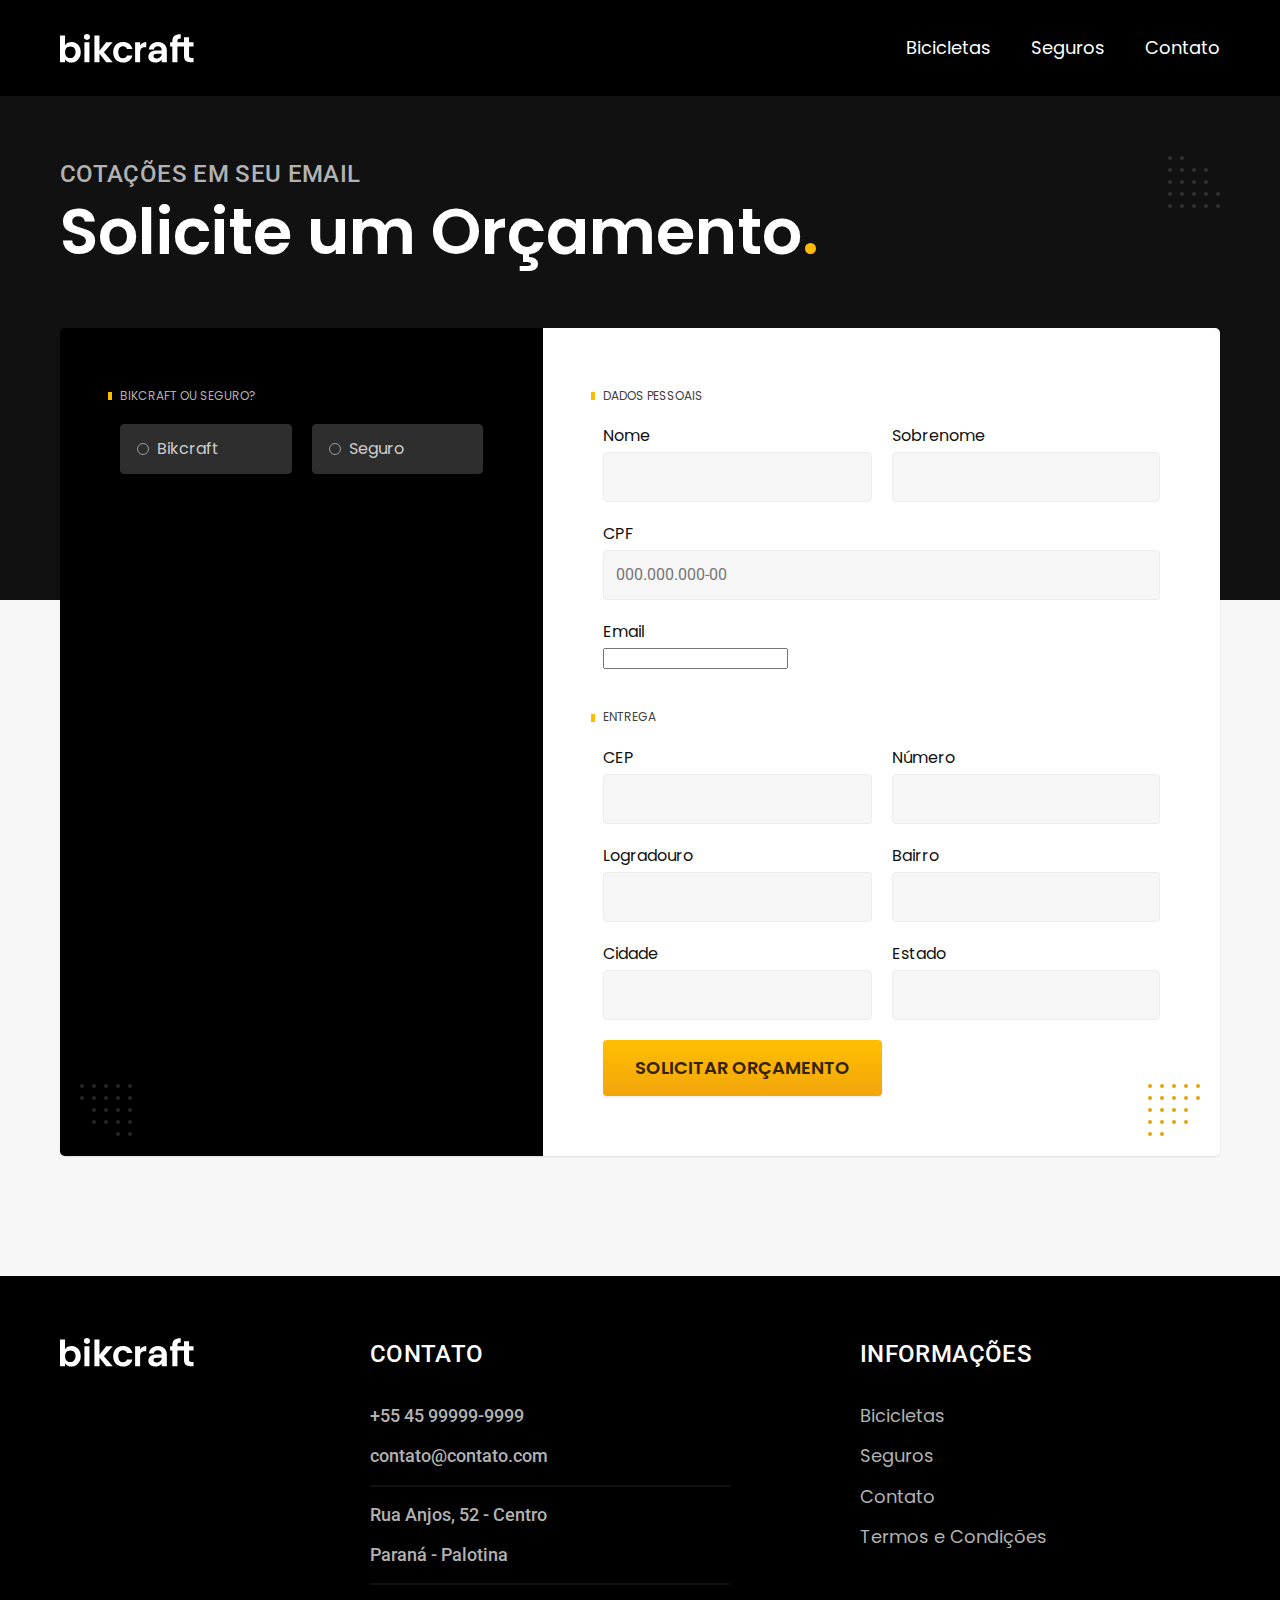
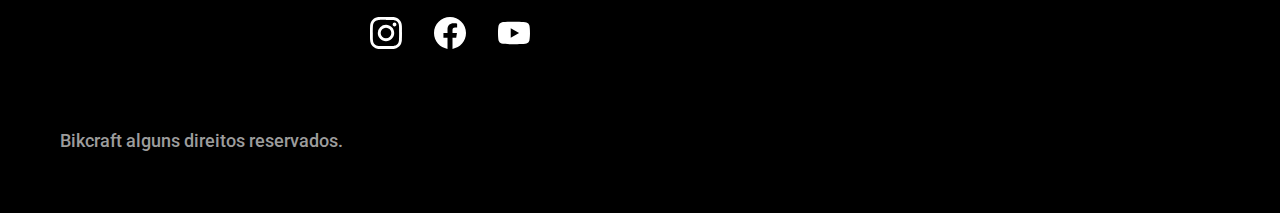
<file: Origamid/BikCraft/orcamento.html>
<!DOCTYPE html>
<html lang="pt-BR">

<head>
 <meta charset="UTF-8">
 <meta name="viewport" content="width=device-width, initial-scale=1.0">
 <meta name="description" content="Solicite o Orçamento de sua Bicicleta Bikcraft">
 <link rel="preload" href="./css/style.min.css" as="style">
 <link rel="stylesheet" href="./css/style.min.css">
 <link rel="preconnect" href="https://fonts.googleapis.com">
 <link rel="preconnect" href="https://fonts.gstatic.com" crossorigin>
 <link href="https://fonts.googleapis.com/css2?family=Poppins:wght@400;600&family=Roboto:wght@400;500&family=Merriweather:ital,wght@1,900&display=swap" rel="stylesheet">
 <title>Orçamento | Bikcraft </title>
 <script>document.documentElement.classList.add('js');</script>
 <link rel="icon" href="./favicon.svg" type="image/svg+xml">
</head>


<body id="orcamento">
 <header class="header-bg">
  <div class="header container">
   <a href="./"><img src="./img/bikcraft.svg" width="136" height="32" alt="Bikcraft"></a>
   <nav aria-label="primaria">
    <ul class="header-menu font-1-m cor-0">
     <li><a href="./bicicletas.html">Bicicletas</a></li>
     <li><a href="./seguros.html">Seguros</a></lS>
     <li><a href="./contato.html">Contato</a></li>
    </ul>
   </nav>
  </div>
 </header>
 <main>
  <div class="titulo-bg">
   <div class="titulo container">
    <p class="font-2-l-b cor-5">Cotações em seu email</p>
    <h1 class="font-1-xxl cor-0">Solicite um Orçamento<span class="cor-p1">.</span></h1>
   </div>
  </div>
  <form class="orcamento container" action="./enviar.php" method="post">
   <div class="orcamento-produto">
    <h2 class="font-1-xs cor-5">Bikcraft ou Seguro?</h2>
    <input type="radio" name="tipo" value="bikcraft" id="bikcraft">
    <label for="bikcraft">Bikcraft</label>
    <input type="radio" name="tipo" value="seguro" id="seguro">
    <label for="seguro">Seguro</label>
    <div class="orcamento-conteudo" id="orcamento-bikcraft">
     <h2 class="font-1-xs cor-5">Escolha a sua</h2>
     <input type="radio" name="produto" value="nimbus" id="nimbus">
     <label for="nimbus">Nimbus Stark <span>R$ 4999</span></label>
     <div class="orcamento-detalhes">
      <ul class="font-1-xs cor-8">
       <li><img src="./img/icones/eletrica.svg" alt=""> Motor Elétrico</li>
       <li><img src="./img/icones/carbono.svg" alt=""> Fibra de Carbono</li>
       <li><img src="./img/icones/velocidade.svg" alt=""> 50 km/h</li>
       <li><img src="./img/icones/rastreador.svg" alt=""> Rastreador</li>
      </ul>
      <img src="./img/bicicletas/nimbus.jpg" alt="Bicicleta preta">
     </div>
     <input type="radio" name="produto" value="magic" id="magic">
     <label for="magic">Magic Might <span>R$ 2499</span></label>
     <div class="orcamento-detalhes">
      <ul class="font-1-xs cor-8">
       <li><img src="./img/icones/eletrica.svg" alt=""> Motor Elétrico</li>
       <li><img src="./img/icones/carbono.svg" alt=""> Fibra de Carbono</li>
       <li><img src="./img/icones/velocidade.svg" alt=""> 45 km/h</li>
       <li><img src="./img/icones/rastreador.svg" alt=""> Rastreador</li>
      </ul>
      <img src="./img/bicicletas/magic.jpg" alt="Bicicleta preta">
     </div>
     <input type="radio" name="produto" value="nebula" id="nebula">
     <label for="nebula">Nebula Cosmic <span>R$ 3999</span></label>
     <div class="orcamento-detalhes">
      <ul class="font-1-xs cor-8">
       <li><img src="./img/icones/eletrica.svg" alt=""> Motor Elétrico</li>
       <li><img src="./img/icones/carbono.svg" alt=""> Fibra de Carbono</li>
       <li><img src="./img/icones/velocidade.svg" alt=""> 40 km/h</li>
       <li><img src="./img/icones/rastreador.svg" alt=""> Rastreador</li>
      </ul>
      <img src="./img/bicicletas/nebula.jpg" alt="Bicicleta branca">
     </div>
    </div>
    <div class="orcamento-conteudo" id="orcamento-seguro">
     <h2 class="font-1-xs cor-5">Escolha o plano</h2>
     <input type="radio" name="produto" value="prata" id="prata">
     <label for="prata">Prata <span>R$ 199</span></label>
     <input type="radio" name="produto" value="ouro" id="ouro">
     <label for="ouro">Ouro <span>R$ 299</span></label>
    </div>
   </div>
   <div class="orcamento-dados form">
    <h2 class="font-1-xs cor-9 col-2">dados pessoais</h2>
    <div>
     <label for="nome">Nome</label>
     <input type="text" id="nome" name="nome">
    </div>
    <div>
     <label for="sobrenome">Sobrenome</label>
     <input type="text" id="sobrenome" name="sobrenome">
    </div>
    <div class="col-2">
     <label for="cpf">CPF</label>
     <input type="text" id="cpf" name="cpf" placeholder="000.000.000-00">
    </div>
    <div class="col-2">
     <label for="email">Email</label>
     <input type="email" id="email" name="email" required>
    </div>
    <h2 class="font-1-xs cor-9 col-2">entrega</h2>
    <div>
     <label for="cep">CEP</label>
     <input type="text" id="cep" name="cep">
    </div>
    <div>
     <label for="numero">Número</label>
     <input type="text" id="numero" name="numero">
    </div>
    <div>
     <label for="logradouro">Logradouro</label>
     <input type="text" id="logradouro" name="logradouro">
    </div>
    <div>
     <label for="bairro">Bairro</label>
     <input type="text" id="bairro" name="bairro">
    </div>
    <div>
     <label for="cidade">Cidade</label>
     <input type="text" id="cidade" name="cidade">
    </div>
    <div>
     <label for="estado">Estado</label>
     <input type="text" id="estado" name="estado">
    </div>
    <button class="botao col-2">Solicitar Orçamento</button>
   </div>
  </form>
 </main>
 <footer class="footer-bg">
  <div class="footer container">
   <img src="./img/bikcraft.svg" alt="Bikcraft">
   <div class="footer-contato">
    <h3 class="font-2-l-b cor-0">Contato</h3>
    <ul class="cor-5 font-2-m">
     <li><a href="tel:+5545999999999">+55 45 99999-9999</a></li>
     <li><a href="mailto:contato@contato.com">contato@contato.com</a></li>
     <li>Rua Anjos, 52 - Centro</li>
     <li>Paraná - Palotina</li>
    </ul>
    <div class="footer-redes">
     <a href="./"><img src="./img/redes/instagram.svg" alt="instagram"></a>
     <a href="./"><img src="./img/redes/facebook.svg" alt="instagram"></a>
     <a href="./"><img src="./img/redes/youtube.svg" alt="instagram"></a>
    </div>
   </div>
   <div class="footer-informacoes">
    <h3 class="font-2-l-b cor-0">Informações</h3>
    <nav>
     <ul class="font-1-m cor-5">
      <li><a href="./bicicletas.html">Bicicletas</a></li>
      <li><a href="./seguros.html">Seguros</a></lS>
      <li><a href="./contato.html">Contato</a></li>
      <li><a href="./termos.html">Termos e Condições</a></li>
     </ul>
    </nav>
   </div>
   <p class="font-2-m cor-6 footer-copy">Bikcraft alguns direitos reservados.</p>
  </div>
 </footer>
 <script src="./JavaScript/formulario.js"></script>
 <script src="./JavaScript/main.js"></script>
</body>

</html>
</file>
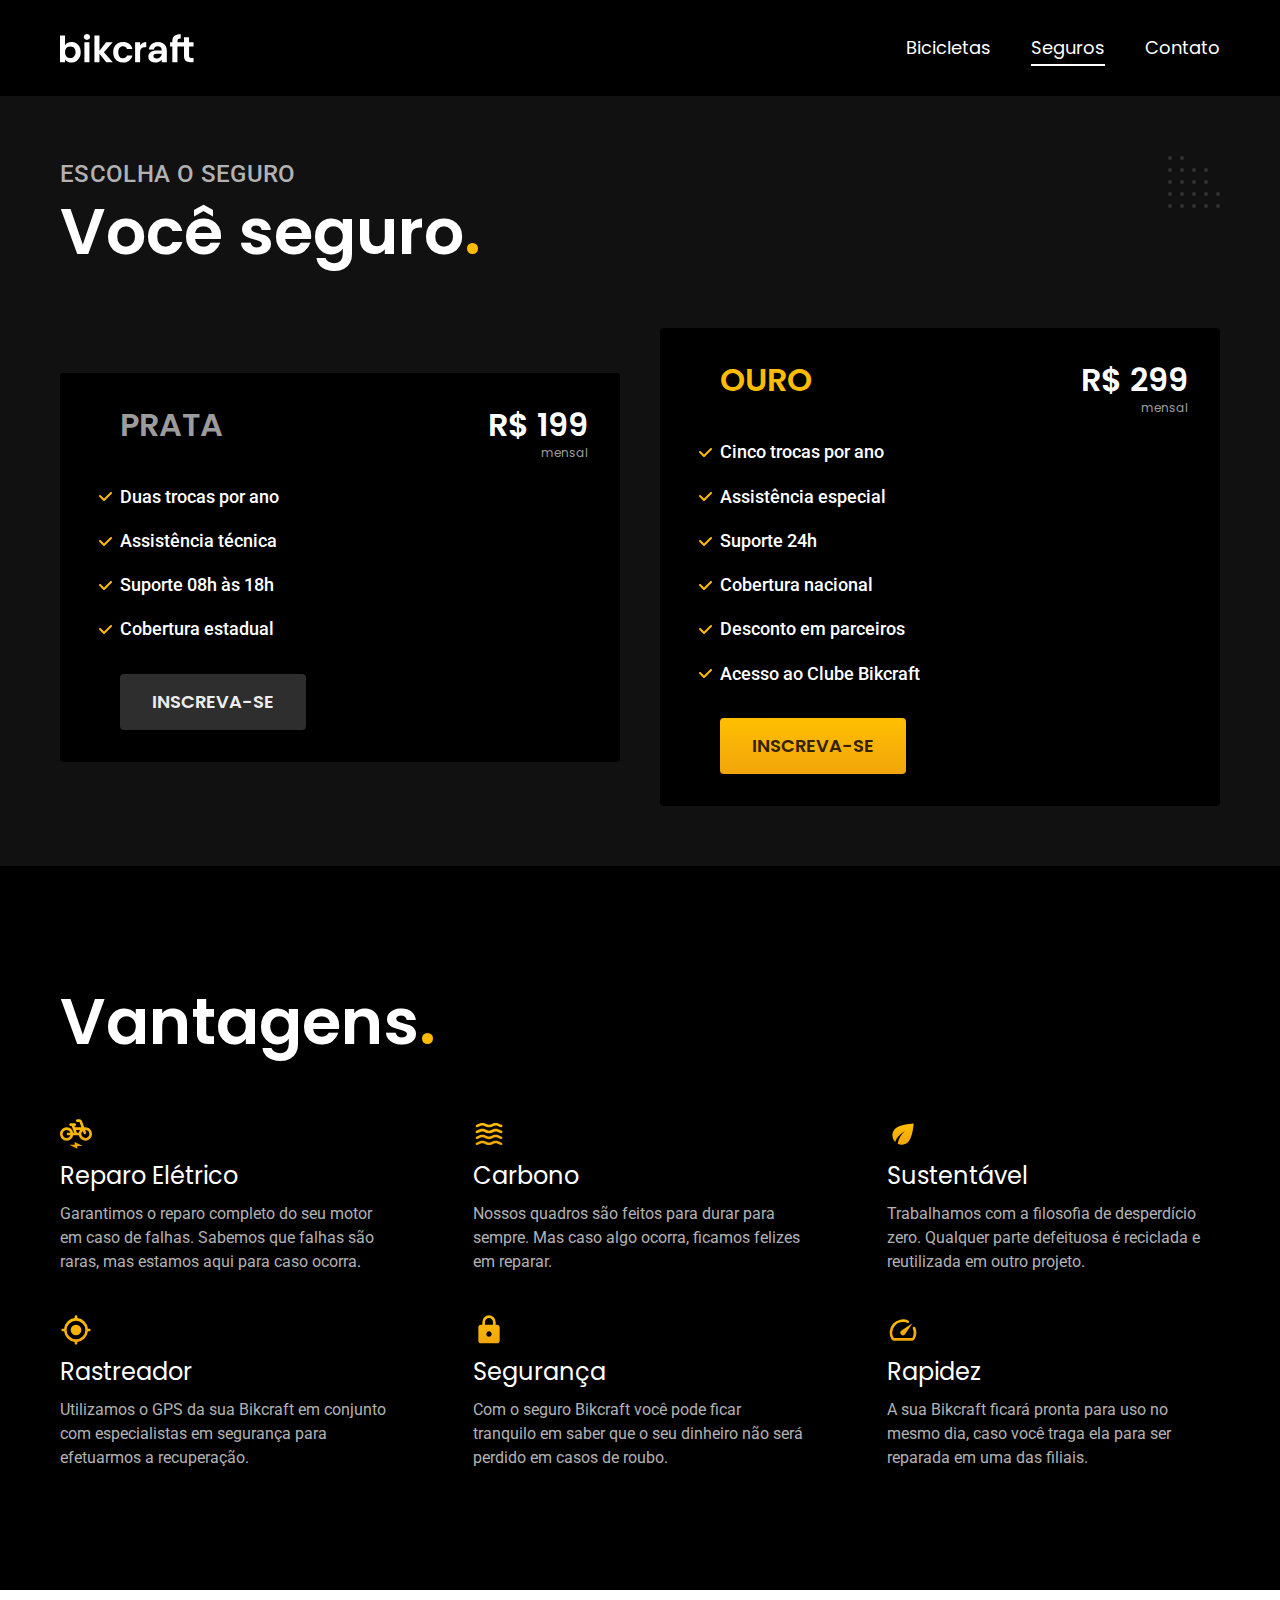
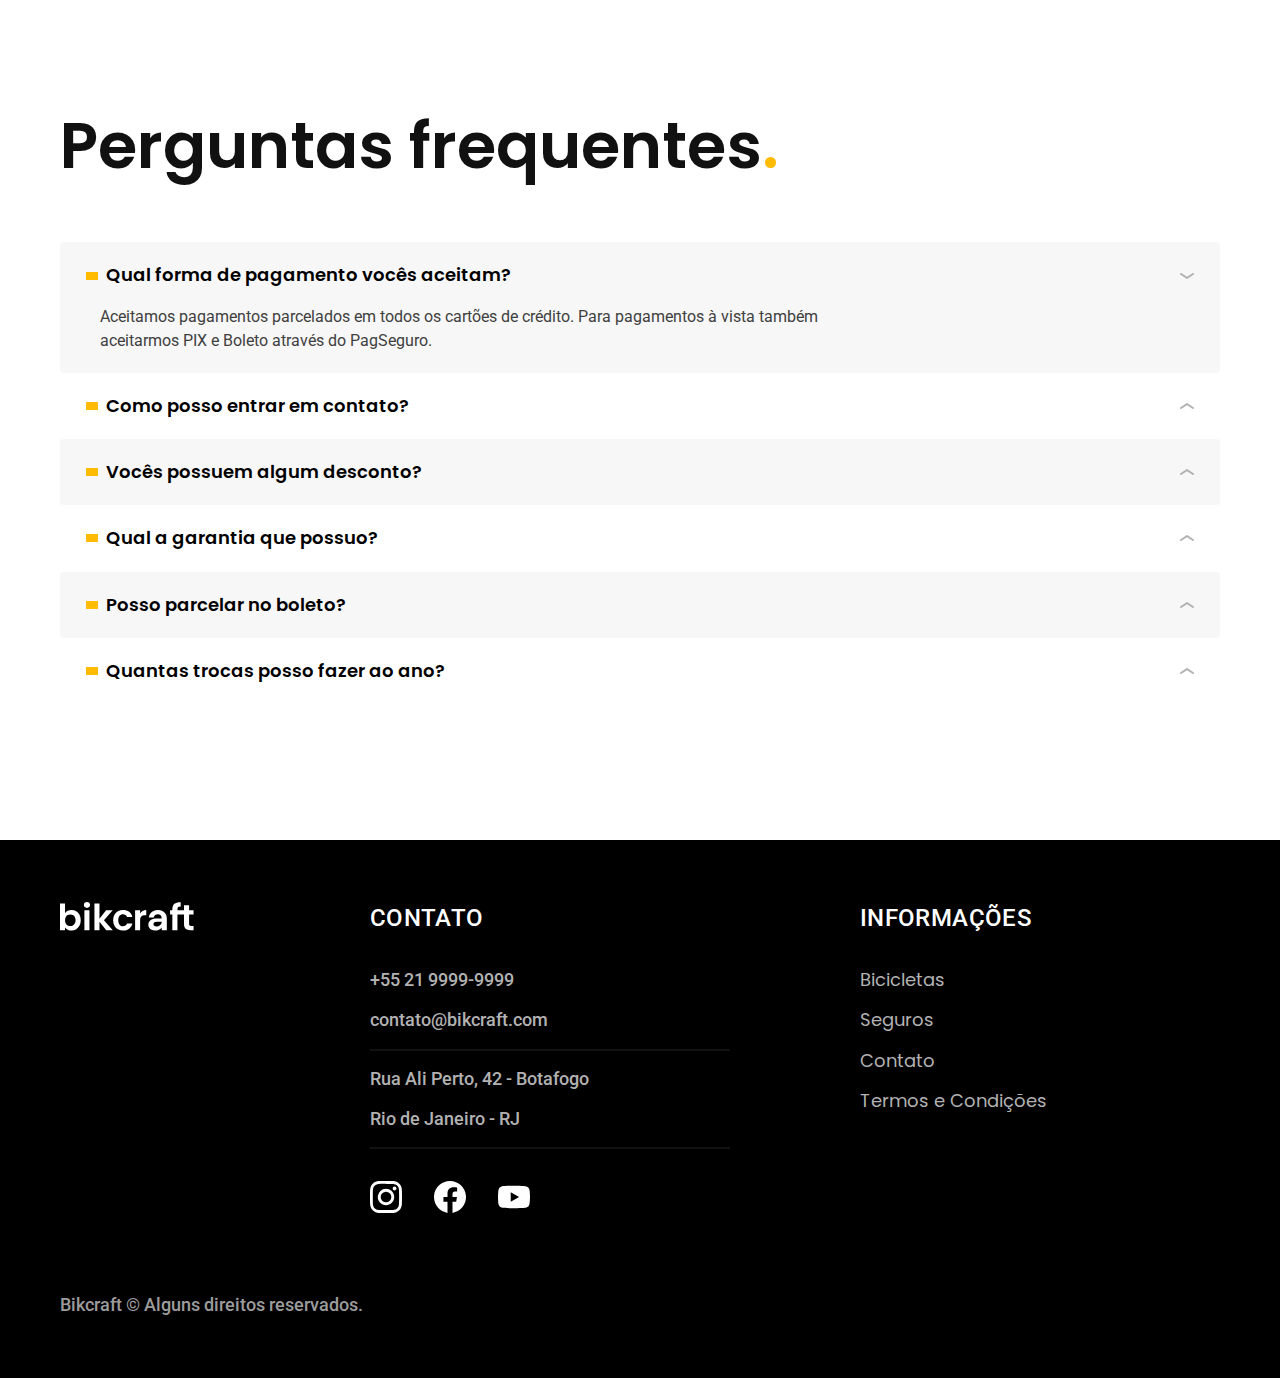
<file: Origamid/BikCraft/seguros.html>
<!DOCTYPE html>
<html lang="pt-BR">

<head>
 <meta charset="UTF-8">
 <meta name="viewport" content="width=device-width, initial-scale=1.0">
 <meta name="description" content="Seguros para você e sua Bikcraft.">
 <link rel="preload" href="./css/style.min.css" as="style">
 <link rel="stylesheet" href="./css/style.min.css">
 <link rel="preconnect" href="https://fonts.googleapis.com">
 <link rel="preconnect" href="https://fonts.gstatic.com" crossorigin>
 <link href="https://fonts.googleapis.com/css2?family=Poppins:wght@400;600&family=Roboto:wght@400;500&family=Merriweather:ital,wght@1,900&display=swap" rel="stylesheet">
 <script>document.documentElement.classList.add('js');</script>
 <title>Seguros | Bikcraft </title>
 <script>document.documentElement.classList.add('js');</script>
 <link rel="icon" href="./favicon.svg" type="image/svg+xml">
</head>


<body id="seguros">
 <header class="header-bg">
  <div class="header container">
   <a href="./"><img src="./img/bikcraft.svg" alt="Bikcraft"></a>
   <nav aria-label="primaria">
    <ul class="header-menu font-1-m cor-0">
     <li><a href="./bicicletas.html">Bicicletas</a></li>
     <li><a href="./seguros.html">Seguros</a></li>
     <li><a href="./contato.html">Contato</a></li>
    </ul>
   </nav>
  </div>
 </header>
 <main class="seguros-bg">
  <div class="titulo-bg">
   <div class="titulo container">
    <p class="font-2-l-b cor-5">Escolha o seguro</p>
    <h1 class="font-1-xxl cor-0">Você seguro<span class="cor-p1">.</span></h1>
   </div>
  </div>
  <div class="seguros container">
   <div class="seguros-item fadeInDown" data-anime="200">
    <h3 class="font-1-xl cor-6">PRATA</h3>
    <span class="font-1-xl cor-0">R$ 199 <span class="font-1-xs cor-6">mensal</span></span>
    <ul class="font-2-m cor-0">
     <li>Duas trocas por ano</li>
     <li>Assistência técnica</li>
     <li>Suporte 08h às 18h</li>
     <li>Cobertura estadual</li>
    </ul>
    <a class="botao secundario" href="./orcamento.html?tipo=seguro&produto=prata">Inscreva-se</a>
   </div>
   <div class="seguros-item fadeInRight" data-anime="400">
    <h3 class="font-1-xl cor-p1">OURO</h3>
    <span class="font-1-xl cor-0">R$ 299 <span class="font-1-xs cor-6">mensal</span></span>
    <ul class="font-2-m cor-0">
     <li>Cinco trocas por ano</li>
     <li>Assistência especial</li>
     <li>Suporte 24h</li>
     <li>Cobertura nacional</li>
     <li>Desconto em parceiros</li>
     <li>Acesso ao Clube Bikcraft</li>
    </ul>
    <a class="botao" href="./orcamento.html?tipo=seguro&produto=ouro">Inscreva-se</a>
   </div>
  </div>
 </main>
 <article class="vantagens-bg">
  <div class="vantagens container">
   <h2 class="font-1-xxl cor-0">Vantagens<span class="cor-p1">.</span></h2>
   <ul>
    <li>
     <img src="./img/icones/eletrica.svg" alt="">
     <h3 class="font-1-l cor-0">Reparo Elétrico</h3>
     <p class="font-2-s cor-5">Garantimos o reparo completo do seu motor em caso de falhas. Sabemos que falhas são raras, mas estamos aqui para caso ocorra.</p>
    </li>
    <li>
     <img src="./img/icones/carbono.svg" alt="">
     <h3 class="font-1-l cor-0">Carbono</h3>
     <p class="font-2-s cor-5">Nossos quadros são feitos para durar para sempre. Mas caso algo ocorra, ficamos felizes em reparar.</p>
    </li>
    <li>
     <img src="./img/icones/sustentavel.svg" alt="">
     <h3 class="font-1-l cor-0">Sustentável</h3>
     <p class="font-2-s cor-5">Trabalhamos com a filosofia de desperdício zero. Qualquer parte defeituosa é reciclada e reutilizada em outro projeto.</p>
    </li>
    <li>
     <img src="./img/icones/rastreador.svg" alt="">
     <h3 class="font-1-l cor-0">Rastreador</h3>
     <p class="font-2-s cor-5">Utilizamos o GPS da sua Bikcraft em conjunto com especialistas em segurança para efetuarmos a recuperação.</p>
    </li>
    <li>
     <img src="./img/icones/seguro.svg" alt="">
     <h3 class="font-1-l cor-0">Segurança</h3>
     <p class="font-2-s cor-5">Com o seguro Bikcraft você pode ficar tranquilo em saber que o seu dinheiro não será perdido em casos de roubo.</p>
    </li>
    <li>
     <img src="./img/icones/velocidade.svg" alt="">
     <h3 class="font-1-l cor-0">Rapidez</h3>
     <p class="font-2-s cor-5">A sua Bikcraft ficará pronta para uso no mesmo dia, caso você traga ela para ser reparada em uma das filiais.</p>
    </li>
   </ul>
  </div>
 </article>
 <article class="perguntas container">
  <h2 class="font-1-xxl">Perguntas frequentes<span class="cor-p1">.</span></h2>
  <dl>
   <div>
    <dt><button class="font-1-m-b" aria-controls="pergunta1" aria-expanded="true"> Qual forma de pagamento vocês aceitam?</button></dt>
    <dd id="pergunta1" class="font-2-s cor-9 ativa">Aceitamos pagamentos parcelados em todos os cartões de crédito. Para pagamentos à vista também aceitarmos PIX e Boleto através do PagSeguro.</dd>
   </div>
   <div>
    <dt><button class="font-1-m-b" aria-controls="pergunta2" aria-expanded="false">Como posso entrar em contato?</button></dt>
    <dd id="pergunta2" class="font-2-s cor-9">Aceitamos pagamentos parcelados em todos os cartões de crédito. Para pagamentos à vista também aceitarmos PIX e Boleto através do PagSeguro.</dd>
   </div>
   <div>
    <dt><button class="font-1-m-b" aria-controls="pergunta3" aria-expanded="false">Vocês possuem algum desconto?</button></dt>
    <dd id="pergunta3" class="font-2-s cor-9">Aceitamos pagamentos parcelados em todos os cartões de crédito. Para pagamentos à vista também aceitarmos PIX e Boleto através do PagSeguro.</dd>
   </div>
   <div>
    <dt><button class="font-1-m-b" aria-controls="pergunta4" aria-expanded="false">Qual a garantia que possuo?</button></dt>
    <dd id="pergunta4" class="font-2-s cor-9">Aceitamos pagamentos parcelados em todos os cartões de crédito. Para pagamentos à vista também aceitarmos PIX e Boleto através do PagSeguro.</dd>
   </div>
   <div>
    <dt><button class="font-1-m-b" aria-controls="pergunta5" aria-expanded="false">Posso parcelar no boleto?</button></dt>
    <dd id="pergunta5" class="font-2-s cor-9">Aceitamos pagamentos parcelados em todos os cartões de crédito. Para pagamentos à vista também aceitarmos PIX e Boleto através do PagSeguro.</dd>
   </div>
   <div>
    <dt><button class="font-1-m-b" aria-controls="pergunta6" aria-expanded="false">Quantas trocas posso fazer ao ano?</button></dt>
    <dd id="pergunta6" class="font-2-s cor-9">Aceitamos pagamentos parcelados em todos os cartões de crédito. Para pagamentos à vista também aceitarmos PIX e Boleto através do PagSeguro.</dd>
   </div>
  </dl>
 </article>
 <footer class="footer-bg">
  <div class="footer container">
   <img src="./img/bikcraft.svg" alt="Bikcraft">
   <div class="footer-contato">
    <h3 class="font-2-l-b cor-0">Contato</h3>
    <ul class="font-2-m cor-5">
     <li><a href="tel:+552199999999">+55 21 9999-9999</a></li>
     <li><a href="mailto:contato@bikcraft.com">contato@bikcraft.com</a></li>
     <li>Rua Ali Perto, 42 - Botafogo</li>
     <li>Rio de Janeiro - RJ</li>
    </ul>
    <div class="footer-redes">
     <a href="./">
      <img src="./img/redes/instagram.svg" alt="Instagram">
     </a>
     <a href="./">
      <img src="./img/redes/facebook.svg" alt="Facebook">
     </a>
     <a href="./">
      <img src="./img/redes/youtube.svg" alt="Youtube">
     </a>
    </div>
   </div>
   <div class="footer-informacoes">
    <h3 class="font-2-l-b cor-0">Informações</h3>
    <nav>
     <ul class="font-1-m cor-5">
      <li><a href="./bicicletas.html">Bicicletas</a></li>
      <li><a href="./seguros.html">Seguros</a></li>
      <li><a href="./contato.html">Contato</a></li>
      <li><a href="./termos.html">Termos e Condições</a></li>
     </ul>
    </nav>
   </div>
   <p class="footer-copy font-2-m cor-6">Bikcraft © Alguns direitos reservados.</p>
  </div>
 </footer>
 <script src="./JavaScript/plugins/simple-anime.js"></script>
 <script src="./JavaScript/main.js"></script>
</body>

</html>
</file>
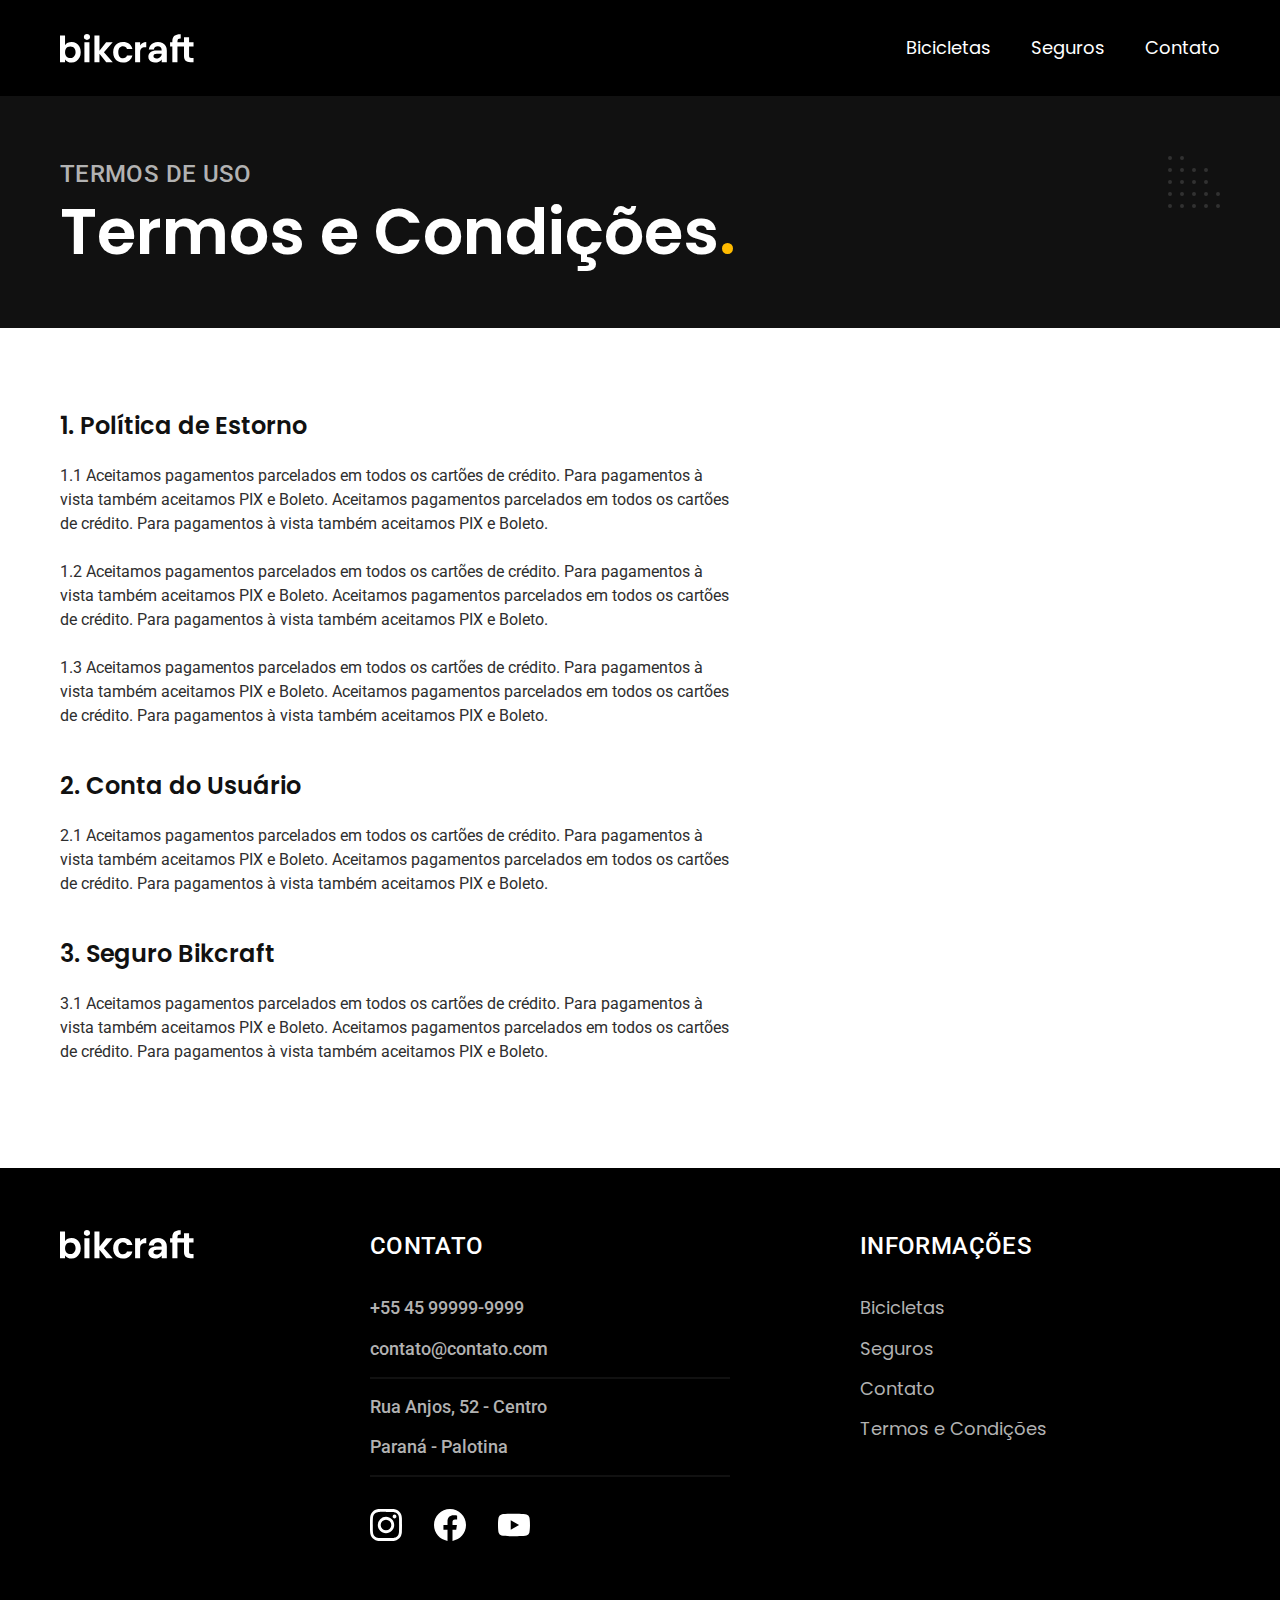
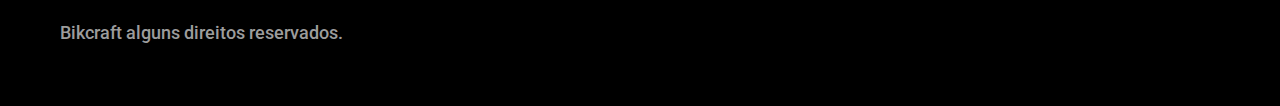
<file: Origamid/BikCraft/termos.html>
<!DOCTYPE html>
<html lang="pt-BR">

<head>
 <meta charset="UTF-8">
 <meta name="viewport" content="width=device-width, initial-scale=1.0">
 <meta name="description" content="Termos e Condições.">
 <link rel="preload" href="./css/style.min.css" as="style">
 <link rel="stylesheet" href="./css/style.min.css">
 <link rel="preconnect" href="https://fonts.googleapis.com">
 <link rel="preconnect" href="https://fonts.gstatic.com" crossorigin>
 <link href="https://fonts.googleapis.com/css2?family=Poppins:wght@400;600&family=Roboto:wght@400;500&family=Merriweather:ital,wght@1,900&display=swap" rel="stylesheet">
 <title>Termos e Condições | Bikcraft </title>
 <script>document.documentElement.classList.add('js');</script>
 <link rel="icon" href="./favicon.svg" type="image/svg+xml">
</head>


<body id="termos">
 <header class="header-bg">
  <div class="header container">
   <a href="./"><img src="./img/bikcraft.svg" width="136" height="32" alt="Bikcraft"></a>
   <nav aria-label="primaria">
    <ul class="header-menu font-1-m cor-0">
     <li><a href="./bicicletas.html">Bicicletas</a></li>
     <li><a href="./seguros.html">Seguros</a></lS>
     <li><a href="./contato.html">Contato</a></li>
    </ul>
   </nav>
  </div>
 </header>
 <main>
  <div class="titulo-bg">
   <div class="titulo container">
    <p class="font-2-l-b cor-5">Termos de uso</p>
    <h1 class="font-1-xxl cor-0">Termos e Condições<span class="cor-p1">.</span></h1>
   </div>
  </div>
  <div class="termos font-2-s cor-10 container">
   <h2 class="font-1-l cor-11">1. Política de Estorno</h2>
   <p>1.1 Aceitamos pagamentos parcelados em todos os cartões de crédito. Para pagamentos à vista também aceitamos PIX e Boleto. Aceitamos pagamentos parcelados em todos os cartões de crédito. Para pagamentos à vista também aceitamos PIX e Boleto.</p>
   <p>1.2 Aceitamos pagamentos parcelados em todos os cartões de crédito. Para pagamentos à vista também aceitamos PIX e Boleto. Aceitamos pagamentos parcelados em todos os cartões de crédito. Para pagamentos à vista também aceitamos PIX e Boleto.</p>
   <p>1.3 Aceitamos pagamentos parcelados em todos os cartões de crédito. Para pagamentos à vista também aceitamos PIX e Boleto. Aceitamos pagamentos parcelados em todos os cartões de crédito. Para pagamentos à vista também aceitamos PIX e Boleto.</p>
   <h2 class="font-1-l cor-11">2. Conta do Usuário</h2>
   <p>2.1 Aceitamos pagamentos parcelados em todos os cartões de crédito. Para pagamentos à vista também aceitamos PIX e Boleto. Aceitamos pagamentos parcelados em todos os cartões de crédito. Para pagamentos à vista também aceitamos PIX e Boleto.</p>
   <h2 class="font-1-l cor-11">3. Seguro Bikcraft</h2>
   <p>3.1 Aceitamos pagamentos parcelados em todos os cartões de crédito. Para pagamentos à vista também aceitamos PIX e Boleto. Aceitamos pagamentos parcelados em todos os cartões de crédito. Para pagamentos à vista também aceitamos PIX e Boleto.</p>
  </div>
 </main>
 <footer class="footer-bg">
  <div class="footer container">
   <img src="./img/bikcraft.svg" alt="Bikcraft">
   <div class="footer-contato">
    <h3 class="font-2-l-b cor-0">Contato</h3>
    <ul class="cor-5 font-2-m">
     <li><a href="tel:+5545999999999">+55 45 99999-9999</a></li>
     <li><a href="mailto:contato@contato.com">contato@contato.com</a></li>
     <li>Rua Anjos, 52 - Centro</li>
     <li>Paraná - Palotina</li>
    </ul>
    <div class="footer-redes">
     <a href="./"><img src="./img/redes/instagram.svg" alt="instagram"></a>
     <a href="./"><img src="./img/redes/facebook.svg" alt="instagram"></a>
     <a href="./"><img src="./img/redes/youtube.svg" alt="instagram"></a>
    </div>
   </div>
   <div class="footer-informacoes">
    <h3 class="font-2-l-b cor-0">Informações</h3>
    <nav>
     <ul class="font-1-m cor-5">
      <li><a href="./bicicletas.html">Bicicletas</a></li>
      <li><a href="./seguros.html">Seguros</a></lS>
      <li><a href="./contato.html">Contato</a></li>
      <li><a href="./termos.html">Termos e Condições</a></li>
     </ul>
    </nav>
   </div>
   <p class="font-2-m cor-6 footer-copy">Bikcraft alguns direitos reservados.</p>
  </div>
 </footer>
 <script src="./JavaScript/main.js"></script>
</body>

</html>
</file>
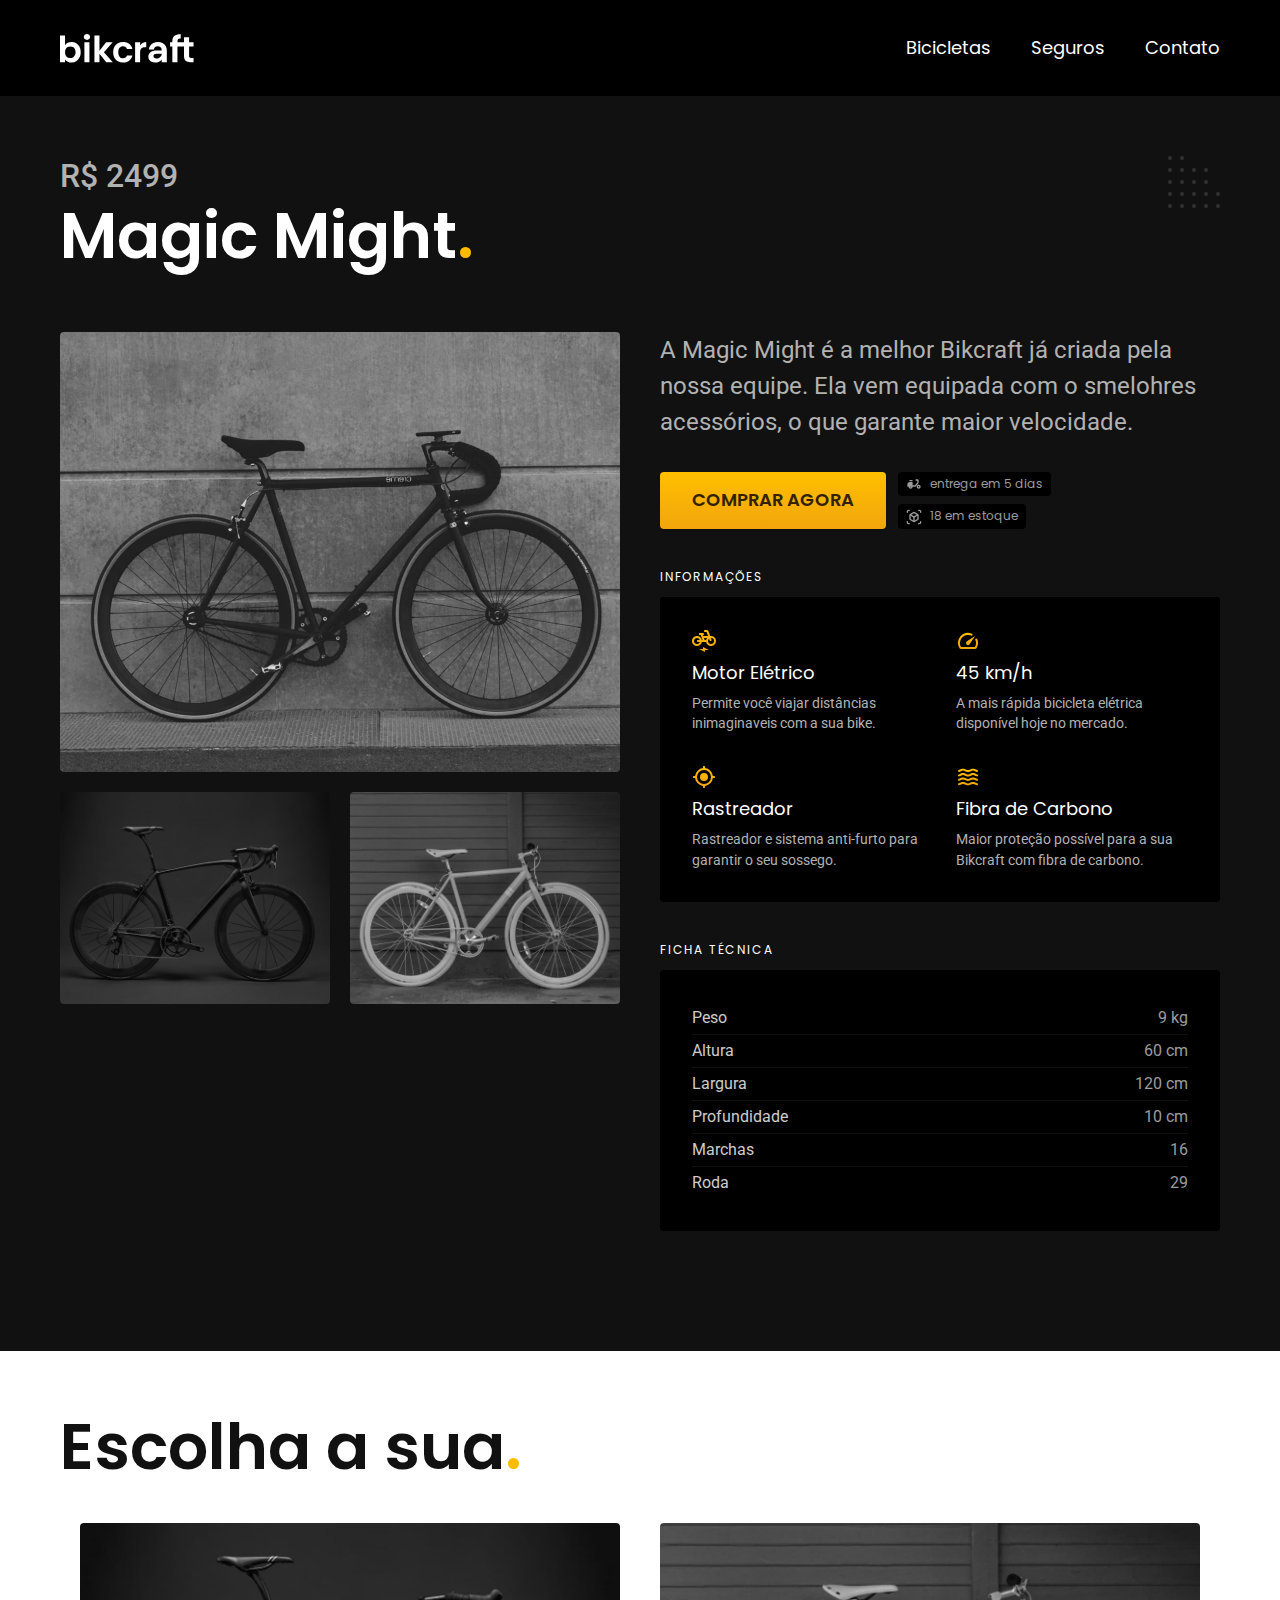
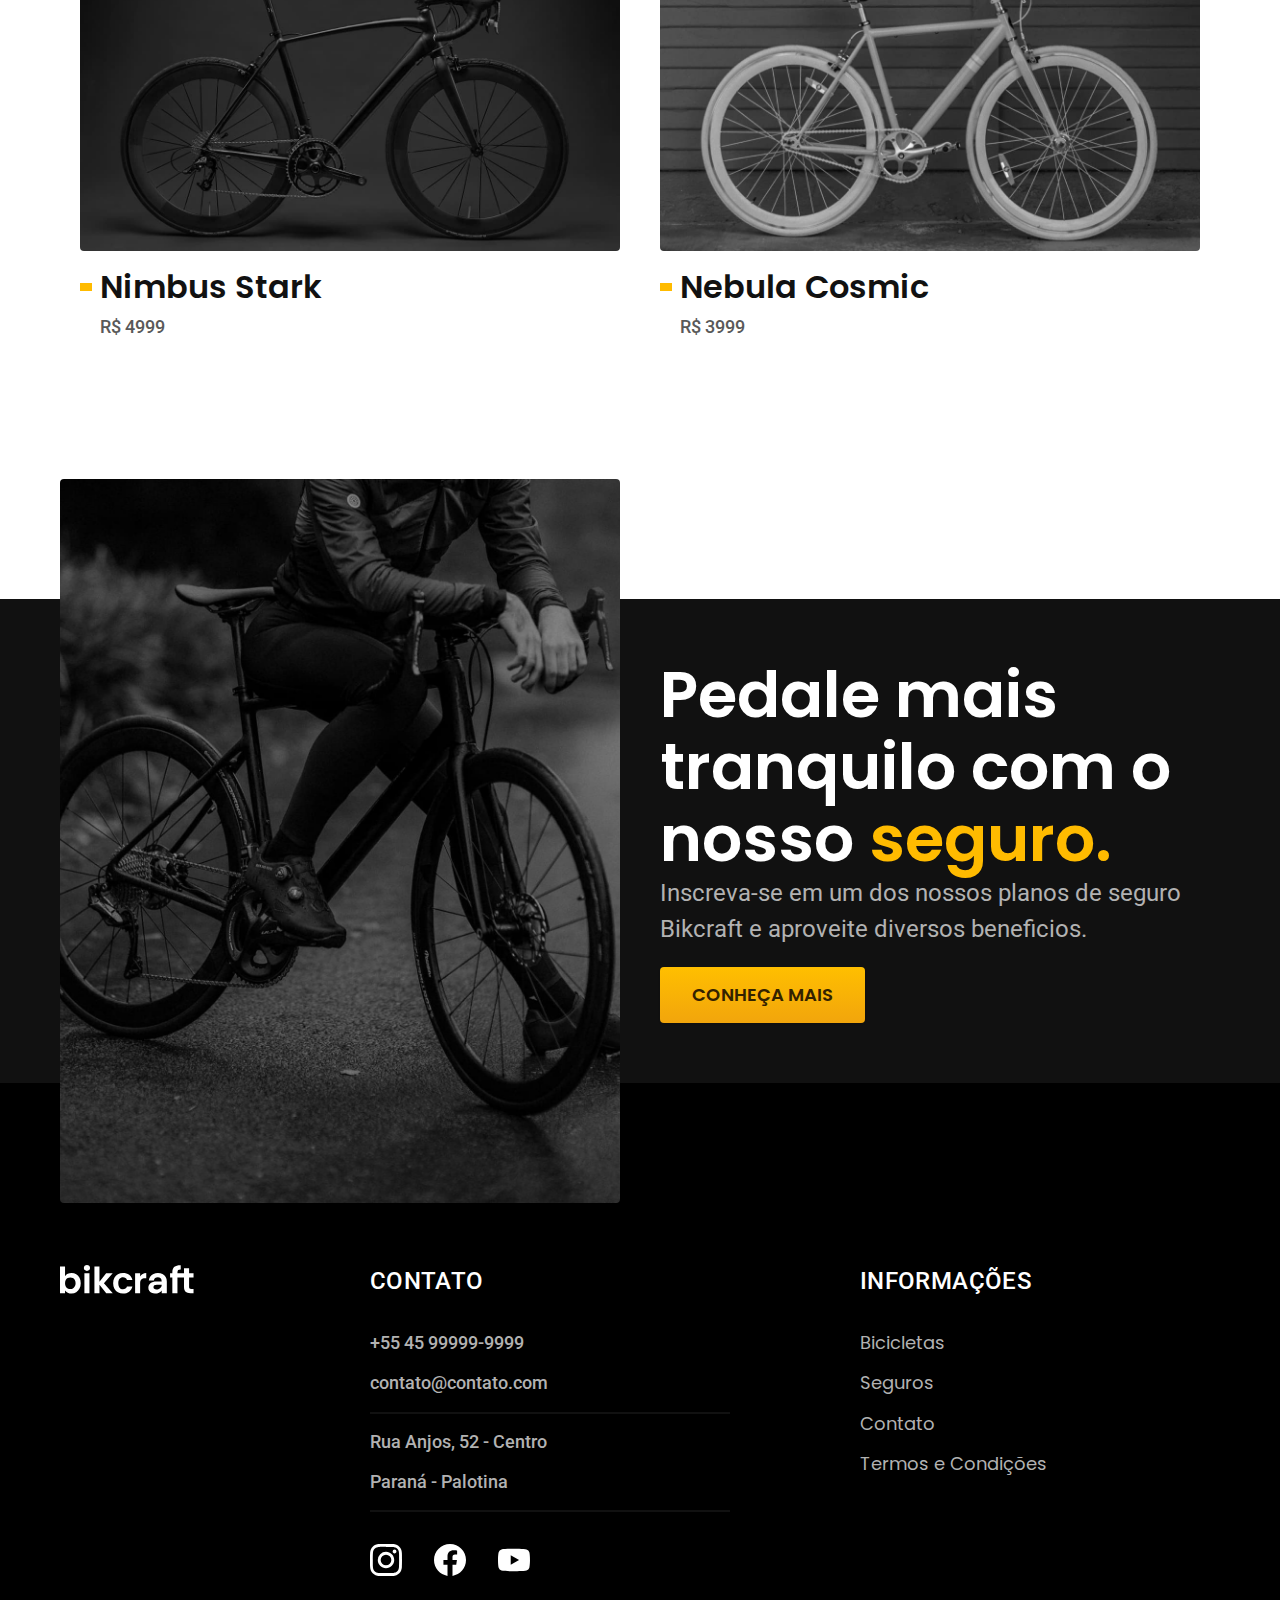
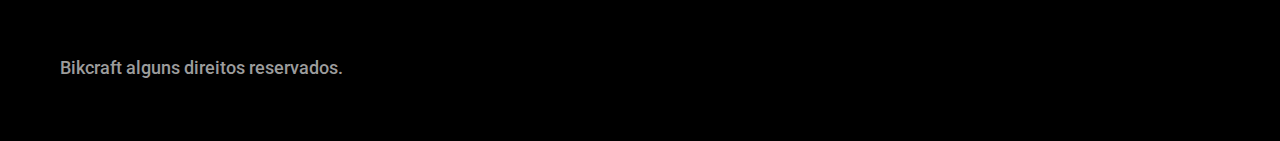
<file: Origamid/BikCraft/bicicletas/magic.html>
<!DOCTYPE html>
<html lang="pt-BR">

<head>
  <meta charset="UTF-8">
  <meta name="viewport" content="width=device-width, initial-scale=1.0">
  <meta name="description" content="Pagina sobre Bikcraft Magic">
  <link rel="stylesheet" href="../css/style.min.css">
  <link rel="preload" href="../css/style.min.css" as="style">
  <link rel="icon" href="../favicon.svg" type="image/svg+xml">
  <link rel="preconnect" href="https://fonts.googleapis.com">
  <link rel="preconnect" href="https://fonts.gstatic.com" crossorigin>
  <link href="https://fonts.googleapis.com/css2?family=Poppins:wght@400;600&family=Roboto:wght@400;500&family=Merriweather:ital,wght@1,900&display=swap" rel="stylesheet">
  <title>Magic | Bikcraft </title>
  <script>document.documentElement.classList.add('js');</script>
</head>


<body id="magic">
  <header class="header-bg">
    <div class="header container">
      <a href="../"><img src="../img/bikcraft.svg" width="136" height="32" alt="Bikcraft"></a>
      <nav aria-label="primaria">
        <ul class="header-menu font-1-m cor-0">
          <li><a href="../bicicletas.html">Bicicletas</a></li>
          <li><a href="../seguros.html">Seguros</a></lS>
          <li><a href="../contato.html">Contato</a></li>
        </ul>
      </nav>
    </div>
  </header>
  <main class="titulo-bg">
    <div>
      <div class="titulo container">
        <p class="font-2-xl cor-5">R$ 2499</p>
        <h1 class="font-1-xxl cor-0">Magic Might<span class="cor-p1">.</span></h1>
      </div>
    </div>
    <div class="bicicleta container">
      <div class="bicicleta-imagens">
        <img src="../img/bicicleta/nimbus2.jpg" alt="Bicicleta 1">
        <img src="../img/bicicleta/nimbus1.jpg" alt="Bicicleta 2">
        <img src="../img/bicicleta/nimbus3.jpg" alt="Bicicleta 3">
      </div>
      <div class="bicicleta-conteudo">
        <p class="font-2-l cor-5">A Magic Might é a melhor Bikcraft já criada pela nossa equipe. Ela vem equipada com o smelohres acessórios, o que garante maior velocidade.</p>
        <div class="bicicleta-comprar">
          <a class="botao" href="../orcamento.html?tipo=bikcraft&produto=magic">Comprar Agora</a>
          <span class="font-1-xs cor-6"><img src="../img/icones/entrega.svg" alt="">entrega em 5 dias</span>
          <span class="font-1-xs cor-6"><img src="../img/icones/estoque.svg" alt="">18 em estoque</span>
        </div>
        <h2 class="font-1-xs cor-0">Informações</h2>
        <ul class="bicicleta-informacoes">
          <li><img src="../img/icones/eletrica.svg" alt="">
            <h3 class="font-1-m cor-0">Motor Elétrico</h3>
            <p class="font-2-xs cor-5">Permite você viajar distâncias inimaginaveis com a sua bike.</p>
          </li>
          <li>
            <img src="../img/icones/velocidade.svg" alt="">
            <h3 class="font-1-m cor-0">45 km/h</h3>
            <p class="font-2-xs cor-5">A mais rápida bicicleta elétrica disponível hoje no mercado.</p>
          </li>
          <li>
            <img src="../img/icones/rastreador.svg" alt="">
            <h3 class="font-1-m cor-0">Rastreador</h3>
            <p class="font-2-xs cor-5">Rastreador e sistema anti-furto para garantir o seu sossego.</p>
          </li>
          <li>
            <img src="../img/icones/carbono.svg" alt="">
            <h3 class="font-1-m cor-0">Fibra de Carbono</h3>
            <p class="font-2-xs cor-5">Maior proteção possível para a sua Bikcraft com fibra de carbono.</p>
          </li>
        </ul>
        <h2 class="font-1-xs cor-0">Ficha Técnica</h2>
        <ul class="bicicleta-ficha font-2-s cor-4">
          <li>Peso <span>9 kg</span></li>
          <li>Altura <span>60 cm</span></li>
          <li>Largura <span>120 cm</span></li>
          <li>Profundidade <span>10 cm</span></li>
          <li>Marchas <span>16</span></li>
          <li>Roda <span>29</span></li>
        </ul>
      </div>
    </div>
  </main>
  <article class="bicicletas-lista container">
    <h2 class="font-1-xxl">Escolha a sua<span class="cor-p1">.</span></h2>
    <ul>
      <li><a href="./nimbus.html"><img src="../img/bicicletas/nimbus.jpg" alt="Bicicleta">
          <h3 class="font-1-xl">Nimbus Stark</h3>
          <span class="font-2-m cor-8">R$ 4999</span>
        </a>
      </li>
      <li><a href="./nebula.html"><img src="../img/bicicletas/nebula.jpg" alt="Bicicleta">
          <h3 class="font-1-xl">Nebula Cosmic</h3>
          <span class="font-2-m cor-8">R$ 3999</span>
        </a>
      </li>
    </ul>
  </article>
  <article class="seguro-bg">
    <div class="seguro container">
      <div class="seguro-imagem">
        <img src="../img/fotos/seguros.jpg" alt="Seguro para você e sua Bikcraft">
      </div>
      <div class="seguro-conteudo">
        <h2 class="font-1-xxl cor-0">Pedale mais tranquilo com o nosso <span class="cor-p1">seguro.</span></h2>
        <p class="font-2-l cor-5">Inscreva-se em um dos nossos planos de seguro Bikcraft e aproveite diversos beneficios.</p>
        <a class="botao" href="../seguros.html">Conheça Mais</a>
      </div>
    </div>
  </article>
  <footer class="footer-bg">
    <div class="footer container">
      <img src="../img/bikcraft.svg" alt="Bikcraft">
      <div class="footer-contato">
        <h3 class="font-2-l-b cor-0">Contato</h3>
        <ul class="cor-5 font-2-m">
          <li><a href="tel:+5545999999999">+55 45 99999-9999</a></li>
          <li><a href="mailto:contato@contato.com">contato@contato.com</a></li>
          <li>Rua Anjos, 52 - Centro</li>
          <li>Paraná - Palotina</li>
        </ul>
        <div class="footer-redes">
          <a href="../"><img src="../img/redes/instagram.svg" alt="instagram"></a>
          <a href="../"><img src="../img/redes/facebook.svg" alt="instagram"></a>
          <a href="../"><img src="../img/redes/youtube.svg" alt="instagram"></a>
        </div>
      </div>
      <div class="footer-informacoes">
        <h3 class="font-2-l-b cor-0">Informações</h3>
        <nav>
          <ul class="font-1-m cor-5">
            <li><a href="../bicicletas.html">Bicicletas</a></li>
            <li><a href="../seguros.html">Seguros</a></lS>
            <li><a href="../contato.html">Contato</a></li>
            <li><a href="../termos.html">Termos e Condições</a></li>
          </ul>
        </nav>
      </div>
      <p class="font-2-m cor-6 footer-copy">Bikcraft alguns direitos reservados.</p>
    </div>
  </footer>
  <script src="../JavaScript/main.js"></script>
</body>

</html>
</file>
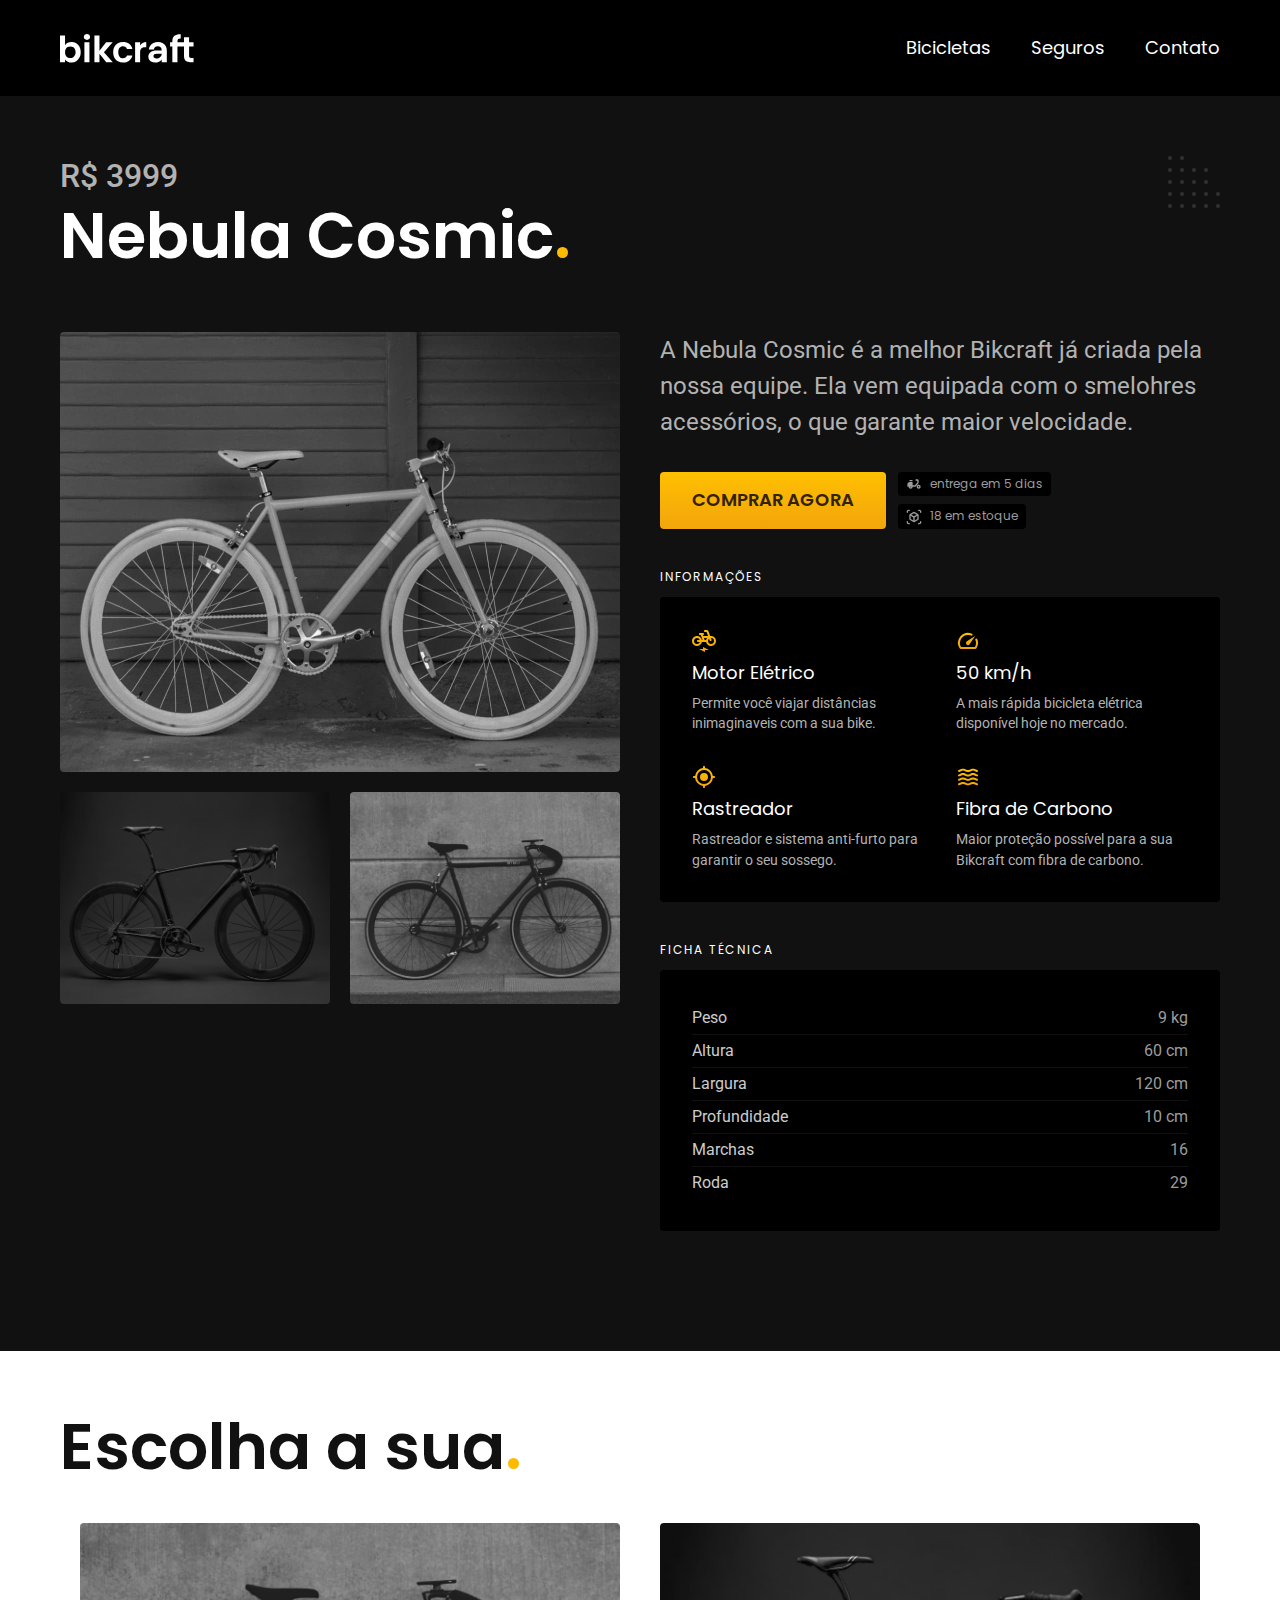
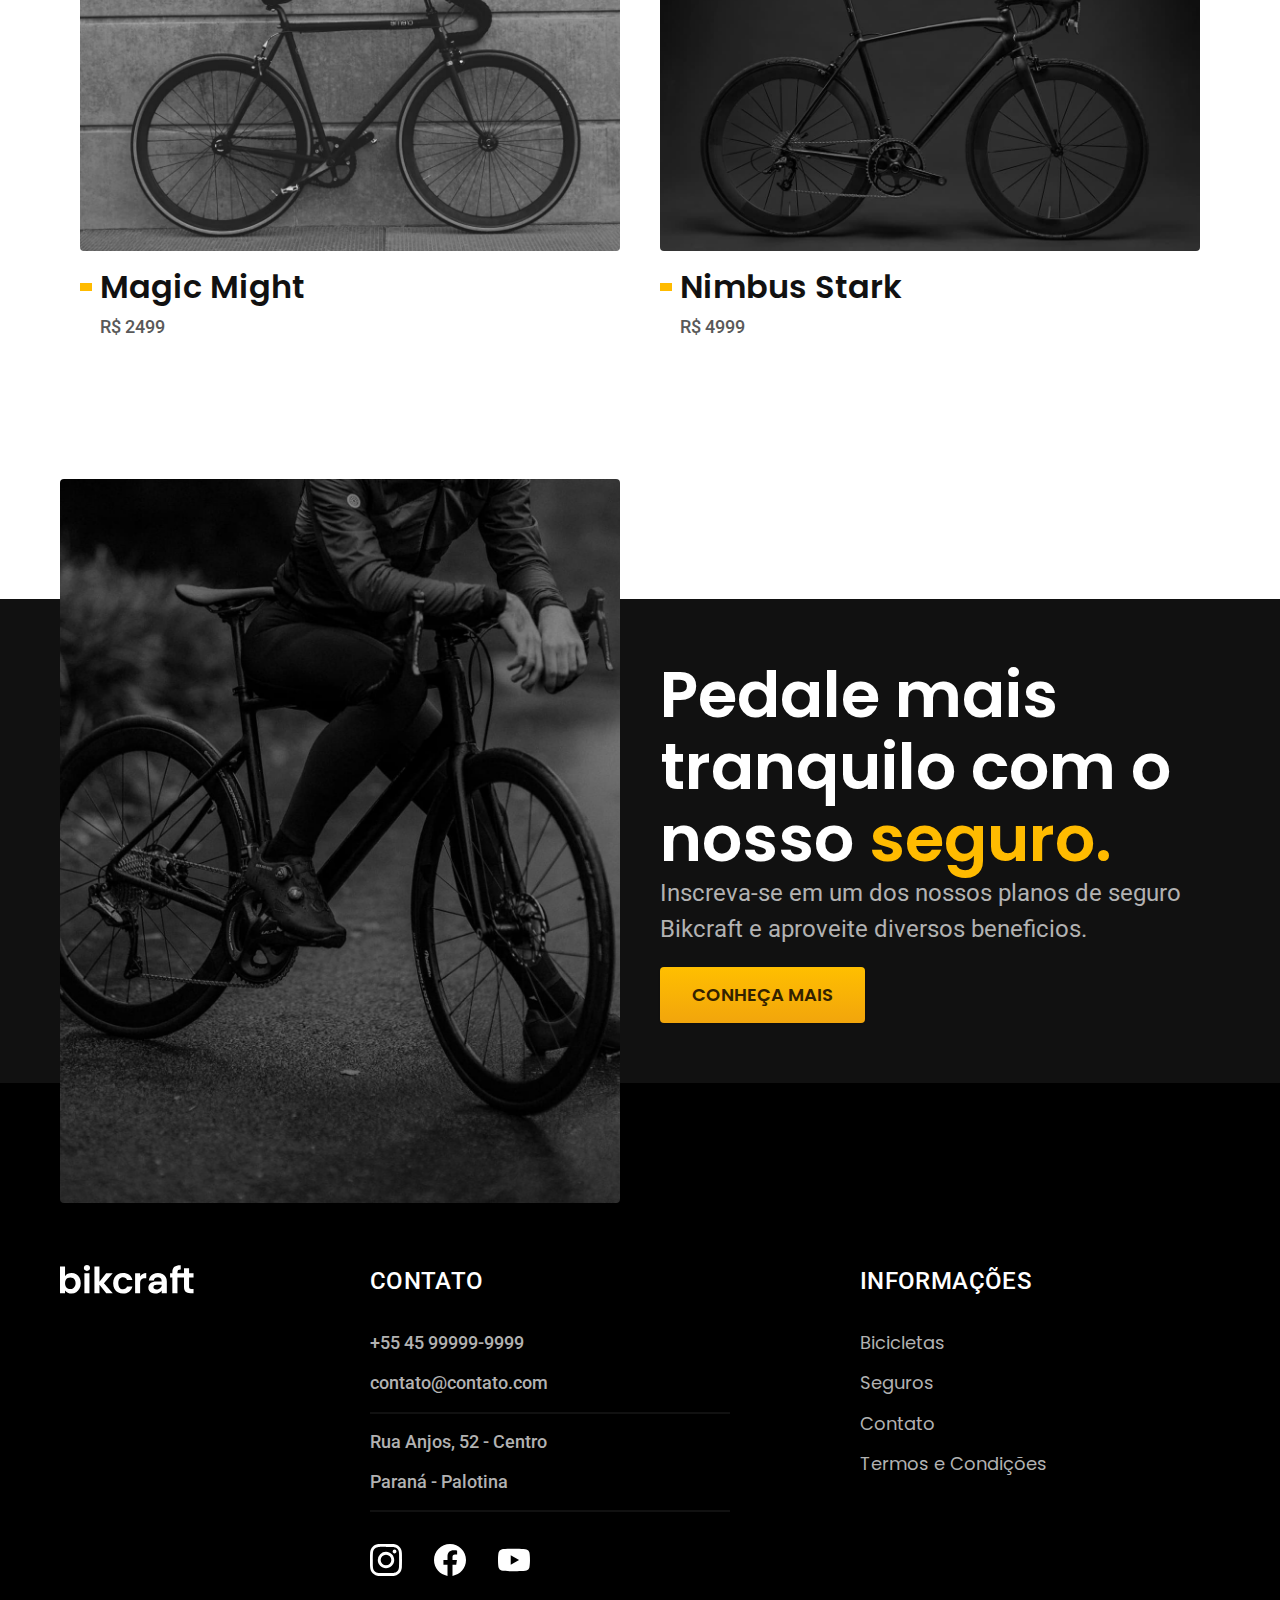
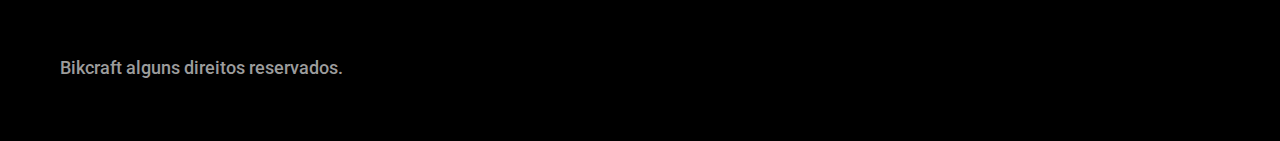
<file: Origamid/BikCraft/bicicletas/nebula.html>
<!DOCTYPE html>
<html lang="pt-BR">

<head>
  <meta charset="UTF-8">
  <meta name="viewport" content="width=device-width, initial-scale=1.0">
  <meta name="description" content="Pagina sobre Bikcraft Nebula">
  <link rel="stylesheet" href="../css/style.min.css">
  <link rel="preload" href="../css/style.min.css" as="style">
  <link rel="preconnect" href="https://fonts.googleapis.com">
  <link rel="preconnect" href="https://fonts.gstatic.com" crossorigin>
  <link href="https://fonts.googleapis.com/css2?family=Poppins:wght@400;600&family=Roboto:wght@400;500&family=Merriweather:ital,wght@1,900&display=swap" rel="stylesheet">
  <title>Nebula | Bikcraft </title>
  <script>document.documentElement.classList.add('js');</script>
  <link rel="icon" href="../favicon.svg" type="image/svg+xml">
</head>


<body id="nebula">
  <header class="header-bg">
    <div class="header container">
      <a href="../"><img src="../img/bikcraft.svg" width="136" height="32" alt="Bikcraft"></a>
      <nav aria-label="primaria">
        <ul class="header-menu font-1-m cor-0">
          <li><a href="../bicicletas.html">Bicicletas</a></li>
          <li><a href="../seguros.html">Seguros</a></lS>
          <li><a href="../contato.html">Contato</a></li>
        </ul>
      </nav>
    </div>
  </header>
  <main class="titulo-bg">
    <div>
      <div class="titulo container">
        <p class="font-2-xl cor-5">R$ 3999</p>
        <h1 class="font-1-xxl cor-0">Nebula Cosmic<span class="cor-p1">.</span></h1>
      </div>
    </div>
    <div class="bicicleta container">
      <div class="bicicleta-imagens">
        <img src="../img/bicicleta/nimbus3.jpg" alt="Bicicleta 1">
        <img src="../img/bicicleta/nimbus1.jpg" alt="Bicicleta 2">
        <img src="../img/bicicleta/nimbus2.jpg" alt="Bicicleta 3">
      </div>
      <div class="bicicleta-conteudo">
        <p class="font-2-l cor-5">A Nebula Cosmic é a melhor Bikcraft já criada pela nossa equipe. Ela vem equipada com o smelohres acessórios, o que garante maior velocidade.</p>
        <div class="bicicleta-comprar">
          <a class="botao" href="../orcamento.html?tipo=bikcraft&produto=nebula">Comprar Agora</a>
          <span class="font-1-xs cor-6"><img src="../img/icones/entrega.svg" alt="">entrega em 5 dias</span>
          <span class="font-1-xs cor-6"><img src="../img/icones/estoque.svg" alt="">18 em estoque</span>
        </div>
        <h2 class="font-1-xs cor-0">Informações</h2>
        <ul class="bicicleta-informacoes">
          <li><img src="../img/icones/eletrica.svg" alt="">
            <h3 class="font-1-m cor-0">Motor Elétrico</h3>
            <p class="font-2-xs cor-5">Permite você viajar distâncias inimaginaveis com a sua bike.</p>
          </li>
          <li>
            <img src="../img/icones/velocidade.svg" alt="">
            <h3 class="font-1-m cor-0">50 km/h</h3>
            <p class="font-2-xs cor-5">A mais rápida bicicleta elétrica disponível hoje no mercado.</p>
          </li>
          <li>
            <img src="../img/icones/rastreador.svg" alt="">
            <h3 class="font-1-m cor-0">Rastreador</h3>
            <p class="font-2-xs cor-5">Rastreador e sistema anti-furto para garantir o seu sossego.</p>
          </li>
          <li>
            <img src="../img/icones/carbono.svg" alt="">
            <h3 class="font-1-m cor-0">Fibra de Carbono</h3>
            <p class="font-2-xs cor-5">Maior proteção possível para a sua Bikcraft com fibra de carbono.</p>
          </li>
        </ul>
        <h2 class="font-1-xs cor-0">Ficha Técnica</h2>
        <ul class="bicicleta-ficha font-2-s cor-4">
          <li>Peso <span>9 kg</span></li>
          <li>Altura <span>60 cm</span></li>
          <li>Largura <span>120 cm</span></li>
          <li>Profundidade <span>10 cm</span></li>
          <li>Marchas <span>16</span></li>
          <li>Roda <span>29</span></li>
        </ul>
      </div>
    </div>
  </main>
  <article class="bicicletas-lista container">
    <h2 class="font-1-xxl">Escolha a sua<span class="cor-p1">.</span></h2>
    <ul>
      <li><a href="./magic.html"><img src="../img/bicicletas/magic.jpg" alt="Bicicleta">
          <h3 class="font-1-xl">Magic Might</h3>
          <span class="font-2-m cor-8">R$ 2499</span>
        </a>
      </li>
      <li><a href="./nimbus.html"><img src="../img/bicicletas/nimbus.jpg" alt="Bicicleta">
          <h3 class="font-1-xl">Nimbus Stark</h3>
          <span class="font-2-m cor-8">R$ 4999</span>
        </a>
      </li>
    </ul>
  </article>
  <article class="seguro-bg">
    <div class="seguro container">
      <div class="seguro-imagem">
        <img src="../img/fotos/seguros.jpg" alt="Seguro para você e sua Bikcraft">
      </div>
      <div class="seguro-conteudo">
        <h2 class="font-1-xxl cor-0">Pedale mais tranquilo com o nosso <span class="cor-p1">seguro.</span></h2>
        <p class="font-2-l cor-5">Inscreva-se em um dos nossos planos de seguro Bikcraft e aproveite diversos beneficios.</p>
        <a class="botao" href="../seguros.html">Conheça Mais</a>
      </div>
    </div>
  </article>
  <footer class="footer-bg">
    <div class="footer container">
      <img src="../img/bikcraft.svg" alt="Bikcraft">
      <div class="footer-contato">
        <h3 class="font-2-l-b cor-0">Contato</h3>
        <ul class="cor-5 font-2-m">
          <li><a href="tel:+5545999999999">+55 45 99999-9999</a></li>
          <li><a href="mailto:contato@contato.com">contato@contato.com</a></li>
          <li>Rua Anjos, 52 - Centro</li>
          <li>Paraná - Palotina</li>
        </ul>
        <div class="footer-redes">
          <a href="../"><img src="../img/redes/instagram.svg" alt="instagram"></a>
          <a href="../"><img src="../img/redes/facebook.svg" alt="instagram"></a>
          <a href="../"><img src="../img/redes/youtube.svg" alt="instagram"></a>
        </div>
      </div>
      <div class="footer-informacoes">
        <h3 class="font-2-l-b cor-0">Informações</h3>
        <nav>
          <ul class="font-1-m cor-5">
            <li><a href="../bicicletas.html">Bicicletas</a></li>
            <li><a href="../seguros.html">Seguros</a></lS>
            <li><a href="../contato.html">Contato</a></li>
            <li><a href="../termos.html">Termos e Condições</a></li>
          </ul>
        </nav>
      </div>
      <p class="font-2-m cor-6 footer-copy">Bikcraft alguns direitos reservados.</p>
    </div>
  </footer>
  <script src="../JavaScript/main.js"></script>
</body>

</html>
</file>
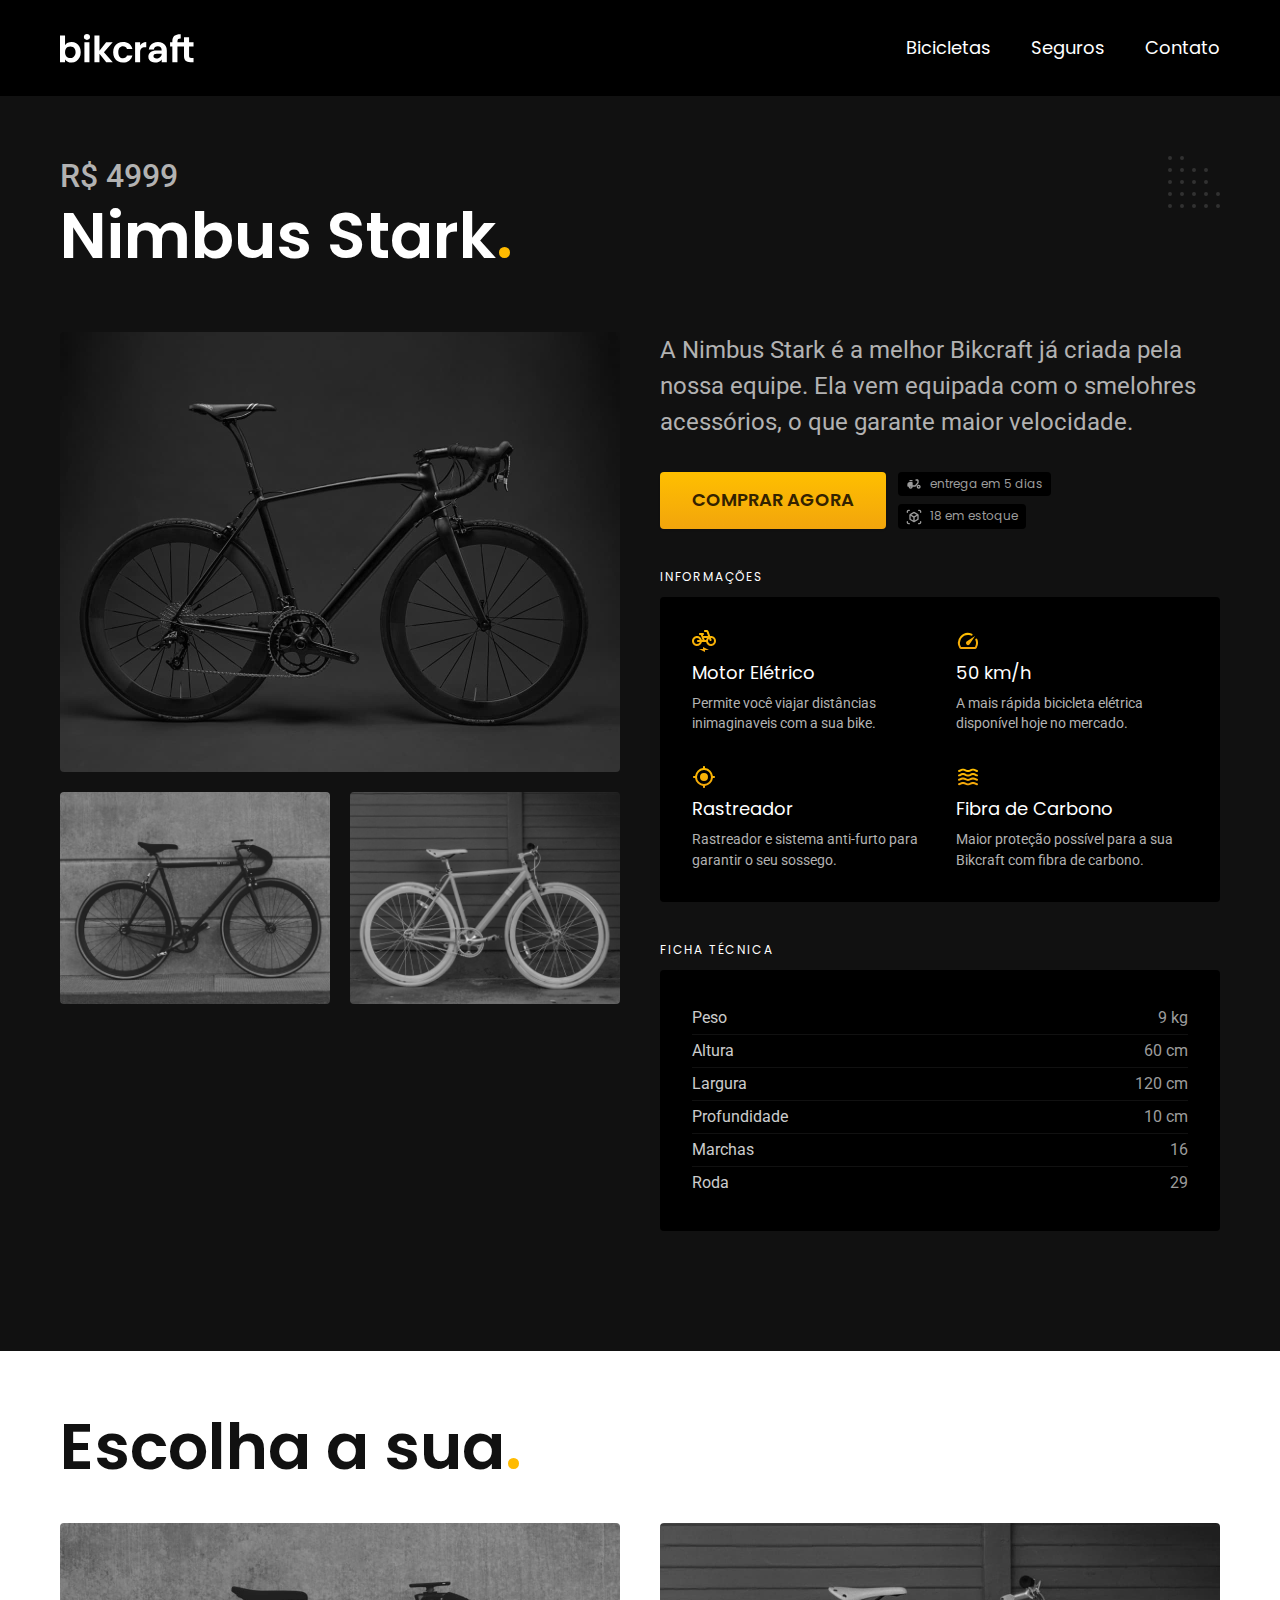
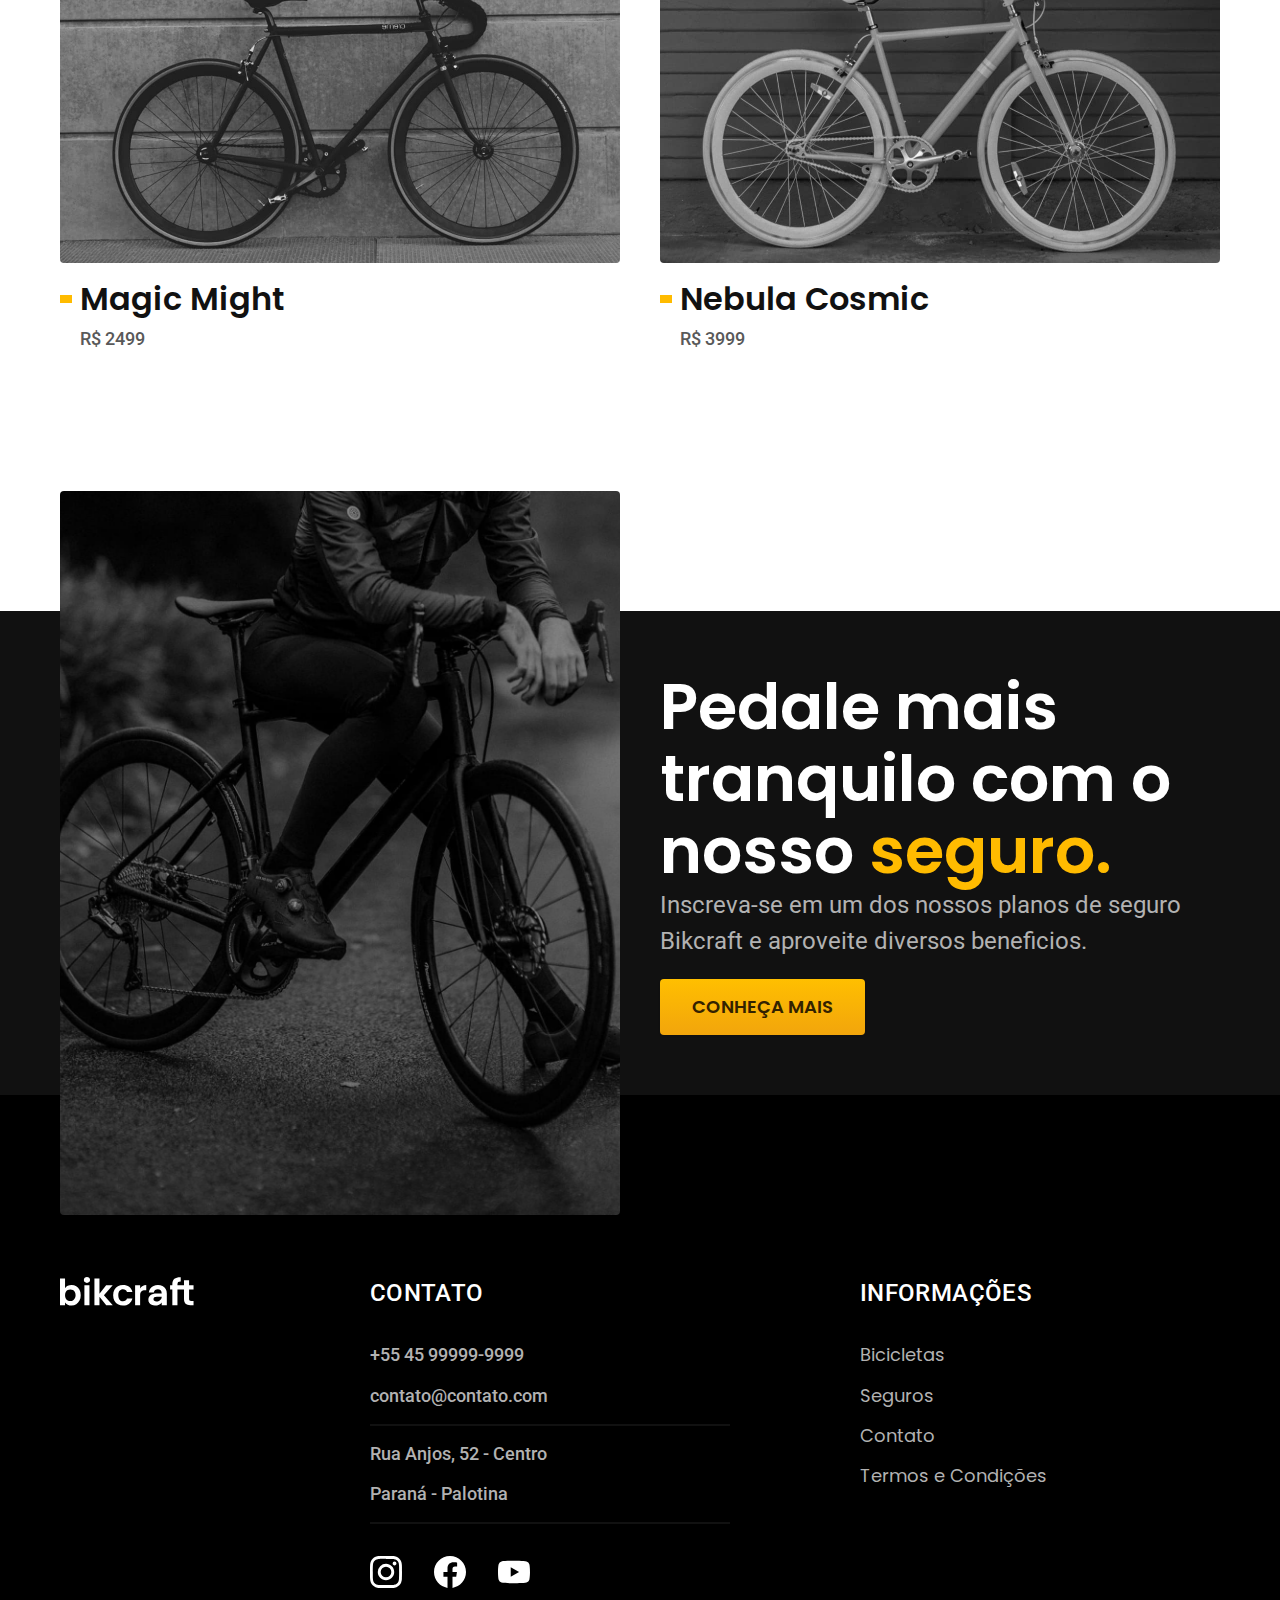
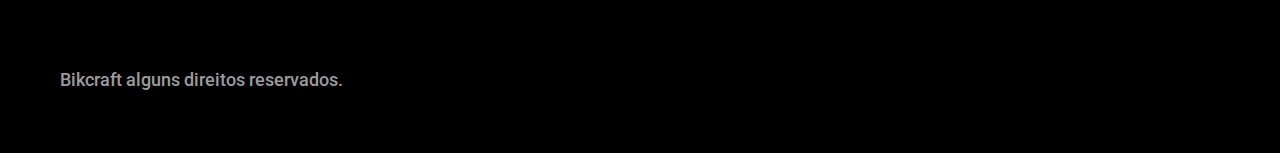
<file: Origamid/BikCraft/bicicletas/nimbus.html>
<!DOCTYPE html>
<html lang="pt-BR">

<head>
  <meta charset="UTF-8">
  <meta name="viewport" content="width=device-width, initial-scale=1.0">
  <meta name="description" content="Pagina sobre Bikcraft Nimbus">
  <link rel="stylesheet" href="../css/style.min.css">
  <link rel="preload" href="../css/style.min.css" as="style">
  <link rel="preconnect" href="https://fonts.googleapis.com">
  <link rel="preconnect" href="https://fonts.gstatic.com" crossorigin>
  <link href="https://fonts.googleapis.com/css2?family=Poppins:wght@400;600&family=Roboto:wght@400;500&family=Merriweather:ital,wght@1,900&display=swap" rel="stylesheet">
  <title>Nimbus | Bikcraft </title>
  <script>document.documentElement.classList.add('js');</script>
  <link rel="icon" href="../favicon.svg" type="image/svg+xml">
</head>


<body id="nimbus">
  <header class="header-bg">
    <div class="header container">
      <a href="../"><img src="../img/bikcraft.svg" width="136" height="32" alt="Bikcraft"></a>
      <nav aria-label="primaria">
        <ul class="header-menu font-1-m cor-0">
          <li><a href="../bicicletas.html">Bicicletas</a></li>
          <li><a href="../seguros.html">Seguros</a></lS>
          <li><a href="../contato.html">Contato</a></li>
        </ul>
      </nav>
    </div>
  </header>
  <main class="titulo-bg">
    <div>
      <div class="titulo container">
        <p class="font-2-xl cor-5">R$ 4999</p>
        <h1 class="font-1-xxl cor-0">Nimbus Stark<span class="cor-p1">.</span></h1>
      </div>
    </div>
    <div class="bicicleta container">
      <div class="bicicleta-imagens">
        <img src="../img/bicicleta/nimbus1.jpg" alt="Bicicleta 1">
        <img src="../img/bicicleta/nimbus2.jpg" alt="Bicicleta 2">
        <img src="../img/bicicleta/nimbus3.jpg" alt="Bicicleta 3">
      </div>
      <div class="bicicleta-conteudo">
        <p class="font-2-l cor-5">A Nimbus Stark é a melhor Bikcraft já criada pela nossa equipe. Ela vem equipada com o smelohres acessórios, o que garante maior velocidade.</p>
        <div class="bicicleta-comprar">
          <a class="botao" href="../orcamento.html?tipo=bikcraft&produto=nimbus">Comprar Agora</a>
          <span class="font-1-xs cor-6"><img src="../img/icones/entrega.svg" alt="">entrega em 5 dias</span>
          <span class="font-1-xs cor-6"><img src="../img/icones/estoque.svg" alt="">18 em estoque</span>
        </div>
        <h2 class="font-1-xs cor-0">Informações</h2>
        <ul class="bicicleta-informacoes">
          <li><img src="../img/icones/eletrica.svg" alt="">
            <h3 class="font-1-m cor-0">Motor Elétrico</h3>
            <p class="font-2-xs cor-5">Permite você viajar distâncias inimaginaveis com a sua bike.</p>
          </li>
          <li>
            <img src="../img/icones/velocidade.svg" alt="">
            <h3 class="font-1-m cor-0">50 km/h</h3>
            <p class="font-2-xs cor-5">A mais rápida bicicleta elétrica disponível hoje no mercado.</p>
          </li>
          <li>
            <img src="../img/icones/rastreador.svg" alt="">
            <h3 class="font-1-m cor-0">Rastreador</h3>
            <p class="font-2-xs cor-5">Rastreador e sistema anti-furto para garantir o seu sossego.</p>
          </li>
          <li>
            <img src="../img/icones/carbono.svg" alt="">
            <h3 class="font-1-m cor-0">Fibra de Carbono</h3>
            <p class="font-2-xs cor-5">Maior proteção possível para a sua Bikcraft com fibra de carbono.</p>
          </li>
        </ul>
        <h2 class="font-1-xs cor-0">Ficha Técnica</h2>
        <ul class="bicicleta-ficha font-2-s cor-4">
          <li>Peso <span>9 kg</span></li>
          <li>Altura <span>60 cm</span></li>
          <li>Largura <span>120 cm</span></li>
          <li>Profundidade <span>10 cm</span></li>
          <li>Marchas <span>16</span></li>
          <li>Roda <span>29</span></li>
        </ul>
      </div>
    </div>
  </main>
  <article class="bicicletas-lista container">
    <h2 class="font-1-xxl">Escolha a sua<span class="cor-p1">.</span></h2>
    <ul>
      <li><a href="./magic.html"><img src="../img/bicicletas/magic.jpg" alt="Bicicleta">
          <h3 class="font-1-xl">Magic Might</h3>
          <span class="font-2-m cor-8">R$ 2499</span>
        </a>
      </li>
      <li><a href="./nebula.html"><img src="../img/bicicletas/nebula.jpg" alt="Bicicleta">
          <h3 class="font-1-xl">Nebula Cosmic</h3>
          <span class="font-2-m cor-8">R$ 3999</span>
        </a>
      </li>
    </ul>
  </article>
  <article class="seguro-bg">
    <div class="seguro container">
      <div class="seguro-imagem">
        <img src="../img/fotos/seguros.jpg" alt="Seguro para você e sua Bikcraft">
      </div>
      <div class="seguro-conteudo">
        <h2 class="font-1-xxl cor-0">Pedale mais tranquilo com o nosso <span class="cor-p1">seguro.</span></h2>
        <p class="font-2-l cor-5">Inscreva-se em um dos nossos planos de seguro Bikcraft e aproveite diversos beneficios.</p>
        <a class="botao" href="../seguros.html">Conheça Mais</a>
      </div>
    </div>
  </article>
  <footer class="footer-bg">
    <div class="footer container">
      <img src="../img/bikcraft.svg" alt="Bikcraft">
      <div class="footer-contato">
        <h3 class="font-2-l-b cor-0">Contato</h3>
        <ul class="cor-5 font-2-m">
          <li><a href="tel:+5545999999999">+55 45 99999-9999</a></li>
          <li><a href="mailto:contato@contato.com">contato@contato.com</a></li>
          <li>Rua Anjos, 52 - Centro</li>
          <li>Paraná - Palotina</li>
        </ul>
        <div class="footer-redes">
          <a href="../"><img src="../img/redes/instagram.svg" alt="instagram"></a>
          <a href="../"><img src="../img/redes/facebook.svg" alt="instagram"></a>
          <a href="../"><img src="../img/redes/youtube.svg" alt="instagram"></a>
        </div>
      </div>
      <div class="footer-informacoes">
        <h3 class="font-2-l-b cor-0">Informações</h3>
        <nav>
          <ul class="font-1-m cor-5">
            <li><a href="../bicicletas.html">Bicicletas</a></li>
            <li><a href="../seguros.html">Seguros</a></lS>
            <li><a href="../contato.html">Contato</a></li>
            <li><a href="../termos.html">Termos e Condições</a></li>
          </ul>
        </nav>
      </div>
      <p class="font-2-m cor-6 footer-copy">Bikcraft alguns direitos reservados.</p>
    </div>
  </footer>
  <script src="../JavaScript/main.js"></script>
</body>

</html>
</file>
<file: Ebac/Game Shop/css/main.css>
* {
 margin: 0;
 padding: 0;
 box-sizing: border-box;
}
body,
input,
textarea {
 font-family: 'Roboto', sans-serif;
}
ul {
 list-style: none;
}
a {
 color: inherit;
 text-decoration: none;
}
.container {
 max-width: 1280px;
 width: 100%;
 margin: 0 auto;
}
header {
 padding: 16px 0;
 background-color: #182c61;
 color: #ecf0f1;
}
header,
section h2,
section h3,
form button {
 font-family: 'Bungee', sans-serif;
 font-weight: 400;
}
header nav li {
 display: inline;
 margin-left: 16px;
 font-size: 18px;
}
header .container,
section .container {
 display: flex;
 align-items: center;
 justify-content: space-between;
}
.brands-list img {
 height: 24px;
}
.brands-list li {
 display: inline;
 margin-right: 8px;
}
section .container {
 align-items: flex-start;
}
section {
 padding: 24px 0;
 color: #182c61;
}
section h2 {
 margin-bottom: 16px;
}
section p {
 margin-bottom: 8px;
}
.store-front {
 margin-right: 32px;
}
.social-links img {
 height: 24px;
}
.social-links li {
 display: inline;
 margin-right: 8px;
}
#contact .container {
 display: block;
}
.contact-methods {
 display: flex;
 justify-content: space-between;
}
form input,
form textarea,
form button {
 display: block;
 width: 320px;
 margin-bottom: 8px;
 padding: 8px;
}
form textarea {
 resize: none;
 height: 180px;
}
section h3 {
 margin-bottom: 16px;
}
form button {
 background-color: #182c61;
 color: #ecf0f1;
 cursor: pointer;
 border: none;
}
form button:hover {
 background-color: #314e9e;
}
input:focus,
textarea:focus {
 outline-color: #182c61;
}
footer {
 background-color: #182c61;
 color: #ecf0f1;
 padding: 16px 0;
}
</file>
<file: Origamid/Animais Fantasticos/css/style.css>
body,
h1,
h2,
h3,
ul,
li,
dd,
dt,
dl,
p {
 margin: 0;
 padding: 0;
}
img {
 display: block;
 max-width: 100%;
}
ul {
 list-style: none;
}
body {
 background: #faf6ed;
 color: #222;
 -webkit-font-smoothing: antialiased;
 display: grid;
 grid-template-columns: 1fr 120px minmax(300px, 800px) 1fr;
}
.menu {
 grid-column: 3 / 5;
 margin-top: 2rem;
 margin-bottom: 2rem;
 background: #fb5;
}
.menu ul {
 display: flex;
 flex-wrap: wrap;
 padding: 10px;
}
.menu li a {
 display: block;
 padding: 15px 10px;
 margin-right: 10px;
 color: #222;
 text-decoration: none;
 font-family: 'IBM Plex Mono', monospace;
 font-weight: bold;
 text-transform: uppercase;
 font-size: 0.875rem;
 letter-spacing: 0.1em;
}
.grid-section {
 grid-column: 2/4;
 width: 100%;
 box-sizing: border-box;
 padding: 10px;
 display: grid;
 grid-template-columns: 90px 300px 1fr;
 gap: 20px;
 margin-bottom: 4rem;
}
.titulo {
 font-family: 'Playfair Display SC', georgia;
 font-size: 6rem;
 line-height: 1;
 font-weight: normal;
 margin-bottom: 1rem;
 grid-column: 1/4;
}
.animais h2 {
 font-family: 'IBM Plex Mono', monospace;
 font-size: 1rem;
 text-transform: uppercase;
 letter-spacing: 0.1em;
 margin-bottom: 1rem;
 color: #e54;
}
.animais h2::before {
 content: '';
 display: inline-block;
 width: 40px;
 height: 10px;
 margin-right: 10px;
 background: #fb5;
}
.animais p {
 font-family: Helvetica, Arial, sans-serif;
 line-height: 1.2;
 margin-bottom: 1rem;
}
.animais-lista {
 height: 370px;
 overflow-y: scroll;
 grid-column: 2;
}
.animais-lista::-webkit-scrollbar {
 width: 18px;
}
.animais-lista::-webkit-scrollbar-thumb {
 background: #fb5;
 border-left: 4px solid #faf6ed;
 border-right: 4px solid #faf6ed;
}
.animais-lista li {
 cursor: pointer;
}
.animais-lista::-webkit-scrollbar-track {
 background: #faf6ed;
}
.animais-descricao {
 grid-column: 3;
}
.animais-descricao section {
 margin-bottom: 3rem;
}
.faq-lista {
 grid-column: 2/4;
}
.faq-lista dt {
 font-family: 'IBM Plex Mono', monospace;
 font-weight: bold;
 margin-top: 2rem;
 margin-bottom: 0.5rem;
 color: #e54;
}
.faq-lista dt::before {
 content: '';
 display: inline-block;
 width: 20px;
 height: 10px;
 margin-right: 10px;
 background: #fb5;
}
.faq-lista dd {
 font-family: Helvetica, Arial, sans-serif;
 margin-bottom: 0.5rem;
 margin-left: 30px;
}
.mapa {
 grid-column: 2;
}
.dados {
 grid-column: 3;
}
.dados li {
 margin-bottom: 1rem;
 font-family: Helvetica, Arial, sans-serif;
}
.dados li::before {
 content: '';
 display: inline-block;
 width: 20px;
 height: 10px;
 margin-right: 10px;
 background: #fb5;
}
.copy {
 grid-column: 3/5;
 margin-bottom: 2rem;
 background: #fb5;
}
.copy p {
 padding: 20px;
 font-family: 'IBM Plex Mono', monospace;
 font-weight: bold;
}
@media (max-width: 700px) {
 body {
  grid-template-columns: 1fr;
 }
 .menu,
 .grid-section,
 .copy {
  grid-column: 1;
 }
 .grid-section {
  grid-template-columns: 100px 1fr;
  gap: 10px;
 }
 .animais-lista {
  grid-column: 1;
 }
 .faq-lista,
 .dados,
 .mapa {
  grid-column: 1/3;
 }
 .grid-section h1 {
  font-size: 3rem;
 }
 .menu {
  margin-top: 0px;
 }
 .copy {
  margin-bottom: 0px;
 }
}
.js .js-tabcontent section {
 display: none;
}
.js-tabcontent section.ativo {
 display: block !important;
 animation: show 0.5s forwards;
}
@keyframes show {
 from {
  opacity: 0;
  transform: translate3d(-30px, 0, 0);
 }
 to {
  opacity: 1;
  transform: translate3d(0, 0, 0);
 }
}
.js .js-accordion dd {
 display: none;
}
.js-accordion dt::after {
 content: '⬎';
 margin-left: 10px;
}
.js-accordion dt.ativo::after {
 content: '⬏';
}
.js-accordion dd.ativo {
 display: block;
 animation: slideDown 0.5s forwards;
}
@keyframes slideDown {
 from {
  opacity: 0;
  max-height: 0;
 }
 to {
  opacity: 1;
  max-height: 200px;
 }
}
.js .js-scroll {
 opacity: 0;
 transform: translate3d(30px, 0, 0);
 transition: 0.3s;
}
.js .js-scroll.ativo {
 opacity: 1;
 transform: translate3d(0, 0, 0);
}
</file>
<file: Origamid/BikCraft/css/style.min.css>
body{margin:0;color:var(--cor-11);font-family:Arial,Helvetica,sans-serif}blockquote,dd,h1,h2,h3,h4,p,ul{margin:0}ul{padding:0;list-style:none}a{text-decoration:none;color:inherit}img{max-width:100%;height:auto;display:block}img[src$='.jpg']{border-radius:4px}.header-bg{background-color:var(--cor-12)}.header{display:flex;flex-wrap:wrap;gap:20px;justify-content:space-between;align-items:center;padding-top:20px;padding-bottom:20px}.header-menu{display:flex;flex-wrap:wrap;gap:40px}.header-menu a{padding:16px 0;display:inline-block;position:relative}.header-menu a::after{content:'';display:block;height:2px;width:0;background:var(--cor-0);margin-top:4px;transition:.3s;position:absolute}.header-menu a.ativo::after,.header-menu a:hover::after{width:100%}@media (max-width:800px){.header-menu{gap:20px}.header-menu a{background:var(--cor-11);padding:12px 16px;border-radius:4px}.header-menu a:hover{background:var(--cor-10)}.header a::after{display:none}}@media (max-width:500px){.header-menu{gap:12px}.header-menu a{padding:8px 12px;font-size:14px}}.footer-bg{background-color:var(--cor-12)}.footer{display:grid;grid-template-columns:3fr 5fr 4fr;gap:40px;padding-top:60px;padding-bottom:60px}.footer h3{margin-bottom:32px}.footer-contato ul{margin-bottom:32px}.footer-contato li:nth-child(2n)::after{content:"";display:block;max-width:360px;height:2px;background:var(--cor-11);margin-top:16px}.footer li{margin-bottom:16px}.footer-redes{display:flex;gap:32px}.footer a:hover{color:var(--cor-0)}.footer-copy{grid-column:1/-1;margin-top:40px}@media (max-width:800px){.footer>img{display:none}.footer{grid-template-columns:1fr 1fr}}@media (max-width:600px){.footer{grid-template-columns:1fr;gap:60px}.footer-copy{margin-top:0}}.font-1-xs{font:400 0.75rem/1.35 Poppins,sans-serif}.font-2-xs{font:400 0.875rem/1.43 Roboto,sans-serif}.font-1-s{font:400 1rem/1.5 Poppins,sans-serif}.font-2-s{font:400 1rem/1.5 Roboto,sans-serif}.font-1-m,.font-1-m-b{font:400 1.125rem/1.35 Poppins,sans-serif}.font-1-m-b{font-weight:600}.font-2-m{font:500 1.125rem/1.35 Roboto,sans-serif}.font-1-l{font:400 1.5rem/1.5 Poppins,sans-serif}.font-2-l,.font-2-l-b{font:400 1.5rem/1.5 Roboto,sans-serif}.font-2-l-b{font-weight:500;letter-spacing:.015em;text-transform:uppercase}.font-1-xl{font:600 2rem/1.25 Poppins,sans-serif}.font-2-xl{font:500 2rem/1.25 Roboto,sans-serif}.font-1-xxl{font:600 4rem/1.125 Poppins,sans-serif}@media (max-width:1200px){.font-1-xxl{font-size:3rem}.font-2-l,.font-2-l-b{font-size:1.125rem}}@media (max-width:800px){.font-1-xxl{font-size:2rem}.font-1-xl,.font-2-xl{font-size:1.5rem}}:root{--cor-0:#ffffff;--cor-1:#f7f7f7;--cor-2:#ededed;--cor-3:#dedede;--cor-4:#cccccc;--cor-5:#b2b2b2;--cor-6:#9c9c9c;--cor-7:#717171;--cor-8:#595959;--cor-9:#404040;--cor-10:#2e2e2e;--cor-11:#111111;--cor-12:#000000;--cor-p1:#ffbb00;--cor-p2:#e4a30b;--cor-p3:#a66f00;--cor-p4:#664400;--cor-p5:#332200}.cor-0{color:var(--cor-0)}.cor-1{color:var(--cor-1)}.cor-2{color:var(--cor-2)}.cor-3{color:var(--cor-3)}.cor-4{color:var(--cor-4)}.cor-5{color:var(--cor-5)}.cor-6{color:var(--cor-6)}.cor-7{color:var(--cor-7)}.cor-8{color:var(--cor-8)}.cor-9{color:var(--cor-9)}.cor-10{color:var(--cor-10)}.cor-11{color:var(--cor-11)}.cor-12{color:var(--cor-12)}.cor-p1{color:var(--cor-p1)}.cor-p2{color:var(--cor-p2)}.cor-p3{color:var(--cor-p3)}.cor-p4{color:var(--cor-p4)}.cor-p5{color:var(--cor-p5)}.js .fadeInDown{transform:translate3d(0,-20px,0)}.js .fadeInUp{transform:translate3d(0,20px,0)}.js .fadeInRight{transform:translate3d(20px,0,0)}.js .fadeInLeft{transform:translate3d(-20px,0,0)}.js [data-anime]{opacity:0}.js .anime{opacity:1;transform:none;transition:transform .8s,opacity .8s}.container{max-width:1200px;padding-left:20px;padding-right:20px;box-sizing:border-box;margin:0 auto}.botao{padding:16px 32px;background:linear-gradient(#ffbf00,#f2a50c);display:inline-block;border-radius:4px;box-shadow:0 1px 2px rgba(0,0,0,.1);text-transform:uppercase;color:var(--cor-p5);font:600 1.125rem/1.35 Poppins,sans-serif;max-width:max-content;border:none;cursor:pointer}.botao:hover{background:linear-gradient(#ffb60d,#e59317)}.botao.secundario{background:var(--cor-10);color:var(--cor-2)}.botao.secundario:hover{background:var(--cor-9)}.botao.seta{display:flex;align-items:center}.botao.seta::after{content:'';display:inline-block;width:18px;height:10px;margin-left:12px;background:url(../img/icones/seta.svg);transition:transform .3s}.botao.seta:hover:after{transform:translateX(4px)}@media (max-width:600px){.botao{padding:12px 16px;font-size:1rem}}.link{display:inline-block;color:var(--cor-p1);font:500 1.5rem/1.5 Poppins,sans-seri;text-transform:uppercase}.link::after{content:'';display:block;width:100%;height:4px;background-color:currentColor}.link:hover{color:var(--cor-0)}.titulo-bg{background-color:var(--cor-11);padding-top:60px;padding-bottom:60px}.titulo{background:url('../img/dec/top-right.svg') no-repeat top right 20px}.titulo p{margin-bottom:4px}@media (max-width:800px){.titulo{padding-top:40px;padding-bottom:40px}.titulo p{font-size:1rem;text-transform:lowercase;font-weight:400}}.form{display:grid;grid-template-columns:1fr 1fr;gap:20px}.form label{display:block;font:400 1rem/1.5 Poppins,sans-serif;margin-bottom:4px}.form .col-2{grid-column:span 2}.form input[type=mail],.form input[type=text],.form textarea{font:400 1rem/1.5 Roboto,sans-serif;background:var(--cor-1);border:1px solid var(--cor-2);padding:12px;border-radius:4px;width:100%;box-sizing:border-box}.form input[type=mail]:focus,.form input[type=text]:focus,.form textarea:focus{outline:0;border-color:var(--cor-p1);background:var(--cor-0);box-shadow:0 0 0 2px #fea}@media (max-width:600px){.form{grid-template-columns:1fr}.form .col-2{grid-column:1}}.introducao-bg{background:var(--cor-12) url('../img/dec/bottom-left.svg') no-repeat bottom 160px left 20px;box-shadow:inset 0 -120px var(--cor-0)}.introducao{display:grid;grid-template-columns:1fr 1fr;gap:0 40px}.introducao-conteudo{align-self:end;padding-bottom:200px}.introducao img{width:100%;object-fit:cover;height:100%;border-radius:4px}.introducao h1{margin-bottom:32px}.introducao p{margin-bottom:20px}@media (max-width:800px){.introducao-bg{background:var(--cor-11);padding-top:40px;box-shadow:inset 0 -60px var(--cor-0)}.introducao{grid-template-columns:1fr;gap:32px}.introducao-conteudo{padding-bottom:0}.introducao h1{margin-bottom:16px}.introducao img{height:300px;width:100%}}.tecnologia-bg{background-color:var(--cor-11);box-shadow:inset 0 80px var(--cor-0),inset 0 -80px var(--cor-0)}.tecnologia{display:grid;grid-template-columns:1fr 1fr;gap:40px}.tecnologia-imagem img{width:100%;height:100%;object-fit:cover;object-position:lef}.tecnologia-conteudo{padding-top:160px;padding-bottom:160px}.tecnologia-conteudo>span{display:block;margin-bottom:20px}.tecnologia-conteudo h2{margin-bottom:32px}.tecnologia-conteudo>p{margin-bottom:20px}.tecnologia a{margin-bottom:80px}.tecnologia-vantagens{display:flex;gap:40px}.tecnologia-vantagens h3{margin-bottom:8px;width:max-content}.tecnologia-vantagens img{width:24px;margin-bottom:8px}@media (max-width:800px){.tecnologia{grid-template-columns:1fr}.tecnologia-conteudo{padding-top:60px;padding-bottom:60px}.tecnologia-bg{box-shadow:initial}.tecnologia-imagem{display:none}.tecnologia a{margin-bottom:60px}}@media (max-width:600px){.tecnologia-vantagens{flex-direction:column}}.parceiros{padding-top:60px;padding-bottom:120px}.parceiros h2{margin-bottom:60px}.parceiros ul{padding:0 20px;max-width:1400px;margin:0 auto;display:grid;grid-template-columns:repeat(4,1fr)}.parceiros li{padding:32px;display:flex;border-left:2px solid var(--cor-2)}.parceiros img{margin:auto}.parceiros li:first-child,.parceiros li:nth-child(5){border-left:none}.parceiros li:nth-child(n+5){border-top:2px solid var(--cor-2)}@media (max-width:800px){.parceiros{padding-bottom:60px}.parceiros h2{margin-bottom:20px}.parceiros ul{grid-template-columns:repeat(2,1fr)}.parceiros li:nth-child(n+3){border-top:2px solid var(--cor-2)}.parceiros li:nth-child(odd){border-left:none}.parceiros li{padding:20px}}.depoimento{display:grid;grid-template-columns:1fr 1fr;background-color:var(--cor-p1);overflow:hidden}.depoimento img{border-radius:0;width:100%;height:100%;object-fit:cover}.depoimento-conteudo{padding:40px 40px 80px 80px;align-self:end;background:url('../img/dec/bottom-right.svg') no-repeat bottom 40px right 40px}.depoimento-conteudo p{font-family:Merriweather,sans-serif;font-style:italic;font-weight:900;margin-bottom:32px;max-width:32ch;position:relative}.depoimento p::after,.depoimento p::before{font-size:5rem;color:var(--cor-p2);position:absolute}.depoimento p::before{content:'“';left:-50px;top:-20px}.depoimento p::after{content:'”'}@media (min-width:1200px){.depoimento img{max-width:520px}}@media (max-width:800px){.depoimento{grid-template-columns:1fr;text-align:center}.depoimento-conteudo{padding:40px 20px;justify-self:center}.depoimento img{max-height:200px}}.bicicletas-bg{background:linear-gradient(to right,var(--cor-0) 30%,var(--cor-11) 0)}.bicicletas{display:grid;grid-template-columns:1fr 1fr;gap:40px;padding-top:60px;padding-bottom:60px;background:url('../img/dec/top-right.svg') no-repeat top 40px right 20px}.bicicletas-imagem{display:grid}.bicicletas-imagem img{grid-area:1/1}.bicicletas-imagem span{grid-area:1/1;place-self:start end;margin-top:20px;background:var(--cor-12);display:inline-block;padding:8px 16px 8px 8px;border-radius:4px 0 0 4px}.bicicletas-conteudo{display:grid;grid-template-columns:1fr auto;align-content:start}.bicicletas h2,.bicicletas p{grid-column:1/-1}.bicicletas h2{margin-bottom:20px}.bicicletas h2::before{content:'';display:block;width:12px;height:8px;background-color:var(--cor-p1);margin-bottom:8px}.bicicletas p{margin-bottom:32px}.bicicletas a{place-self:end}.bicicletas li{display:flex;align-items:center}.bicicletas ul{display:grid;gap:16px}.bicicletas-conteudo img{width:24px;margin-right:8px}@media (max-width:800px){.bicicletas-bg{background:var(--cor-11)}.bicicletas{grid-template-columns:1fr;gap:20px;padding-top:40px;padding-bottom:40px}}@media (max-width:600px){.bicicletas-conteudo{grid-template-columns:1fr}.bicicletas ul{font-size:1rem;grid-template-columns:1fr 1fr;margin-bottom:32px}.bicicletas a{place-self:start}}.bicicletas-lista{padding-top:60px;padding-bottom:120px}.bicicletas-lista h2{margin-bottom:40px}.bicicletas-lista ul{display:flex;gap:40px;padding:0 20px 20px 20px;max-width:1400px;margin:0 auto;overflow-x:auto}#nimbus .bicicletas-lista ul{padding:0 0 20px 0}.bicicletas-lista li{min-width:280px;flex:1}.bicicletas-lista a{display:block}.bicicletas-lista img{margin-bottom:16px}.bicicletas-lista h3{margin-bottom:8px;display:flex;align-items:center}.bicicletas-lista h3::before{content:'';background-color:var(--cor-p1);height:8px;width:12px;margin-right:8px;display:inline-block;transition:width .3s}.bicicletas-lista a:hover h3::before{width:24px}.bicicletas-lista li span{padding-left:20px}@media (max-width:800px){.bicicletas-lista{padding-bottom:60px}.bicicletas-lista ul{gap:20px}}.bicicleta{display:grid;grid-template-columns:1fr 1fr;align-items:start;gap:40px;padding-top:60px;padding-bottom:60px}#nimbus .titulo p{text-transform:uppercase}.bicicleta-imagens{display:flex;flex-wrap:wrap;gap:20px}.bicicleta-imagens img{flex:1;min-width:200px}.bicicleta-imagens img:first-child{min-width:100%}.bicicleta-conteudo>p{margin-bottom:32px}.bicicleta-comprar{display:grid;grid-template-columns:max-content auto;align-items:center;justify-items:start;gap:8px 12px;margin-bottom:40px}.bicicleta-comprar a{grid-row:span 2}.bicicleta-comprar span{display:flex;align-items:center;background-color:var(--cor-12);padding:4px 8px;border-radius:4px;gap:8px}.bicicleta-conteudo h2{text-transform:uppercase;letter-spacing:.15em;margin-bottom:12px}.bicicleta-ficha,.bicicleta-informacoes{padding:32px;background-color:var(--cor-12);border-radius:4px}.bicicleta-informacoes{margin-bottom:40px;display:grid;grid-template-columns:1fr 1fr;gap:32px}.bicicleta-informacoes img{width:24px;margin-bottom:8px}.bicicleta-informacoes h3{margin-bottom:8px}.bicicleta-ficha li{padding:4px 0;display:flex;justify-content:space-between;border-bottom:1px solid var(--cor-11)}.bicicleta-ficha li:last-child{border-bottom:none}.bicicleta-ficha span{color:var(--cor-6)}@media (max-width:800px){.bicicleta{grid-template-columns:1fr;padding-top:40px;padding-bottom:40px}.bicicleta-imagens{grid-row:2}}@media (max-width:400px){.bicicleta-comprar,.bicicleta-informacoes{grid-template-columns:1fr}}.seguro-bg{background-color:var(--cor-11);box-shadow:inset 0 120px var(--cor-0),inset 0 -120px var(--cor-12)}.seguro{display:grid;grid-template-columns:1fr 1fr;gap:40px}.seguro-imagem img{width:100%;height:100%;object-fit:cover}.seguro-conteudo{padding-top:180px;padding-bottom:180px}.seguroh2{margin-bottom:32px}.seguro p{margin-bottom:20px}@media (max-width:800px){.seguro-bg{box-shadow:inset 0 -120px var(--cor-12)}.seguro{grid-template-columns:1fr}.seguro-imagem{height:200px}.seguro-conteudo{grid-row:1;padding-top:40px;padding-bottom:0}}.termos{padding-top:80px;padding-bottom:80px}.termos h2{font-weight:600;margin-bottom:20px}.termos p+h2{margin-top:40px}.termos p{max-width:75ch;margin-bottom:24px}.perguntas{padding-top:120px;padding-bottom:120px}.perguntas h2{margin-bottom:60px}.perguntas dl>div{padding:20px;border-radius:4px}.perguntas dl>div:nth-child(odd){background-color:var(--cor-1)}.perguntas button{display:grid;grid-template-columns:auto 1fr auto;align-items:center;gap:8px;cursor:pointer;border:none;background:0 0;width:100%;text-align:left}.perguntas button::before{content:'';display:inline-block;width:12px;height:8px;background-color:var(--cor-p1)}.perguntas button::after{content:'';display:inline-block;width:14px;height:6px;background:url('../img/icones/seta-abrir.svg');transition:.3s}.perguntas button:hover::after,.perguntas button[aria-expanded=true]::after{transform:rotate(180deg)}.perguntas dd{padding-left:20px;padding-top:16px;max-width:80ch}.js .perguntas dd{display:none}.js .perguntas dd.ativa{display:block}@media (max-width:800px){.perguntas{padding-top:60px;padding-bottom:60px}.perguntas h2{margin-bottom:40px}}.vantagens-bg{background-color:var(--cor-12)}.vantagens{padding-top:120px;padding-bottom:120px}.vantagens h2{margin-bottom:60px}.vantagens ul{display:grid;grid-template-columns:repeat(auto-fit,minmax(280px,max-content));gap:40px 80px}.vantagens h3,.vantagens img{margin-bottom:8px}@media (max-width:800px){.vantagens{padding-top:60px;padding-bottom:60px}.vantagens h2{margin-bottom:40px}.vantagens ul{gap:20px}}.seguros-bg{background:var(--cor-11)}.seguros{padding-top:60px;padding-bottom:60px;display:grid;grid-template-columns:1fr 1fr;gap:40px;align-items:center}#seguros .seguros{padding-top:0}.seguros h2{grid-column:1/-1}.seguros-item{background-color:var(--cor-12);padding:32px 32px 32px 60px;display:grid;grid-template-columns:1fr auto;border-radius:4px}.seguros-item h3{margin-bottom:40px}.seguros-item span{grid-column:2;display:block;text-align:right}.seguros-item ul{grid-column:1/-1;margin-bottom:32px}.seguros-item li{display:flex;align-items:center;position:relative}.seguros-item li+li{margin-top:20px}.seguros-item li::before{content:'';display:inline-block;width:13px;height:9px;background-image:url(../img/icones/lista.svg);position:absolute;left:-21px}.seguros-item a{grid-column:1/-1}@media (max-width:800px){.seguros{grid-template-columns:1fr}}#contato{background:linear-gradient(var(--cor-11) 600px,var(--cor-1) 0)}.contato{display:grid;grid-template-columns:5fr 7fr}.contato-dados,.contato-formulario{padding:60px;box-shadow:0 1px 2px rgba(0,0,0,.1)}.contato-dados{border-radius:5px 0 0 5px;background:var(--cor-12) url('../img/dec/bottom-left.svg') no-repeat bottom 20px left 20px}.contato-formulario{border-radius:0 5px 5px 0;background:var(--cor-0) url('../img/dec/bottom-right-p.svg') no-repeat bottom 20px right 20px}.contato-dados h2{margin-bottom:60px}.contato-endereco{margin-bottom:32px;background:url(../img/icones/local.svg) no-repeat 0 2px;padding-left:28px}.contato-endereco p{margin-bottom:8px}.contato-meios a{display:block;max-width:max-content;margin-bottom:8px;padding-left:28px}.contato-meios a:hover{color:var(--cor-0)}.contato-meios a:first-child{background:url(../img/icones/email.svg) no-repeat 0 2px}.contato-meios a:nth-child(2){margin-bottom:32px}.contato-meios a:nth-child(3){background:url(../img/icones/telefone.svg) no-repeat 0 2px;margin-bottom:60px}.contato-redes{display:flex;gap:32px;padding-left:28px}@media (max-width:800px){.contato{grid-template-columns:1fr}.contato-dados,.contato-formulario{padding:20px}.contato-dados{border-radius:5px 5px 0 0;background:var(--cor-12)}.contato-formulario{border-radius:0 0 5px 5px}.contato-dados h2,.contato-meios a:nth-child(3){margin-bottom:32px}.contato-redes{margin-bottom:12px}}.lojas{display:grid;grid-template-columns:1fr 1fr;gap:0 40px;padding-top:120px;padding-bottom:120px}.lojas h2{grid-column:1/-1;margin-bottom:60px}.lojas img{border-radius:4px 4px 0 0}.lojas-item{border-radius:4px;background:var(--cor-0);box-shadow:0 1px 2px rgba(0,0,0,.1)}.lojas-conteudo{display:grid;grid-template-columns:1fr 1fr;gap:32px 16px;padding:32px}.lojas-conteudo h3,.lojas-tempo{grid-column:1/-1}.lojas-dados{display:grid;gap:8px;border-left:2px solid var(--cor-2);padding-left:12px}.lojas-tempo{display:flex;align-items:center;gap:8px}@media (max-width:800px){.lojas{gap:20px;padding-top:60px;padding-bottom:60px}.lojas h2{margin-bottom:32px}.lojas-conteudo{grid-template-columns:1fr}}@media (max-width:600px){.lojas{grid-template-columns:1fr}}#orcamento{background:linear-gradient(var(--cor-11) 600px,var(--cor-1) 0)}.orcamento{display:grid;grid-template-columns:5fr 7fr;padding-bottom:120px}.orcamento h2{text-transform:uppercase;position:relative;display:flex;align-items:center}.orcamento h2::before{content:'';display:inline-block;width:4px;height:8px;background-color:var(--cor-p1);position:absolute;left:-12px}.orcamento-dados,.orcamento-produto{padding:60px;box-shadow:0 1px 2px rgba(0,0,0,.1)}.orcamento-produto{border-radius:5px 0 0 5px;background:var(--cor-12) url('../img/dec/bottom-left.svg') no-repeat bottom 20px left 20px;display:grid;grid-template-columns:1fr 1fr;gap:20px;align-content:start}.orcamento-produto>*{grid-column:1/-1}.orcamento-produto>label{grid-column:initial}.orcamento-produto label{font:400 1rem/1.5 Poppins,sans-serif;color:var(--cor-4);background-color:var(--cor-10);padding:12px 16px;border-radius:4px;cursor:pointer;display:grid;grid-template-columns:auto 1fr auto;align-items:center;border:1px solid var(--cor-10)}.orcamento-produto input:checked+label{background:var(--cor-0);color:var(--cor-11)}.orcamento-produto label::before{content:'';display:inline-block;box-sizing:border-box;width:12px;height:12px;border:1px solid var(--cor-6);border-radius:50%;margin-right:8px}.orcamento-produto input:checked+label::before{border-color:var(--cor-7);box-shadow:inset 0 0 0 3px var(--cor-0),inset 0 0 0 6px var(--cor-7)}.orcamento-produto label:hover{background-color:var(--cor-9);border-color:var(--cor-9)}.orcamento-produto input:focus+label{box-shadow:0 0 0 2px var(--cor-p1);border-color:var(--cor-12)}.orcamento-produto label span{display:none}.orcamento-produto input:checked+label span{display:inline-block}.orcamento-produto input{opacity:0;position:absolute;pointer-events:none}.orcamento-dados{border-radius:0 5px 5px 0;background:var(--cor-0) url('../img/dec/bottom-right-p.svg') no-repeat bottom 20px right 20px}.orcamento-conteudo{display:none}.orcamento-conteudo h2,.orcamento-dados h2:nth-of-type(n+2){margin-top:20px}#bikcraft:checked~#orcamento-bikcraft,#seguro:checked~#orcamento-seguro{display:grid;gap:20px}.orcamento-detalhes{display:none;background:var(--cor-0);padding:20px;grid-template-columns:1fr 1fr;border-radius:4px;align-items:center}.orcamento-detalhes li{display:flex;align-items:center;margin-bottom:8px}.orcamento-detalhes li img{width:16px;margin-right:8px}.orcamento-produto input:checked+label+.orcamento-detalhes{display:grid}@media (max-width:1200px){.orcamento-dados,.orcamento-produto{padding:32px}}@media (max-width:800px){.orcamento{grid-template-columns:1fr}.orcamento-produto{border-radius:5px 5px 0 0;background:var(--cor-12)}.orcamento-dados{border-radius:0 0 5px 5px}}@media (max-width:400px){.orcamento-produto{grid-template-columns:1fr}}
</file>
